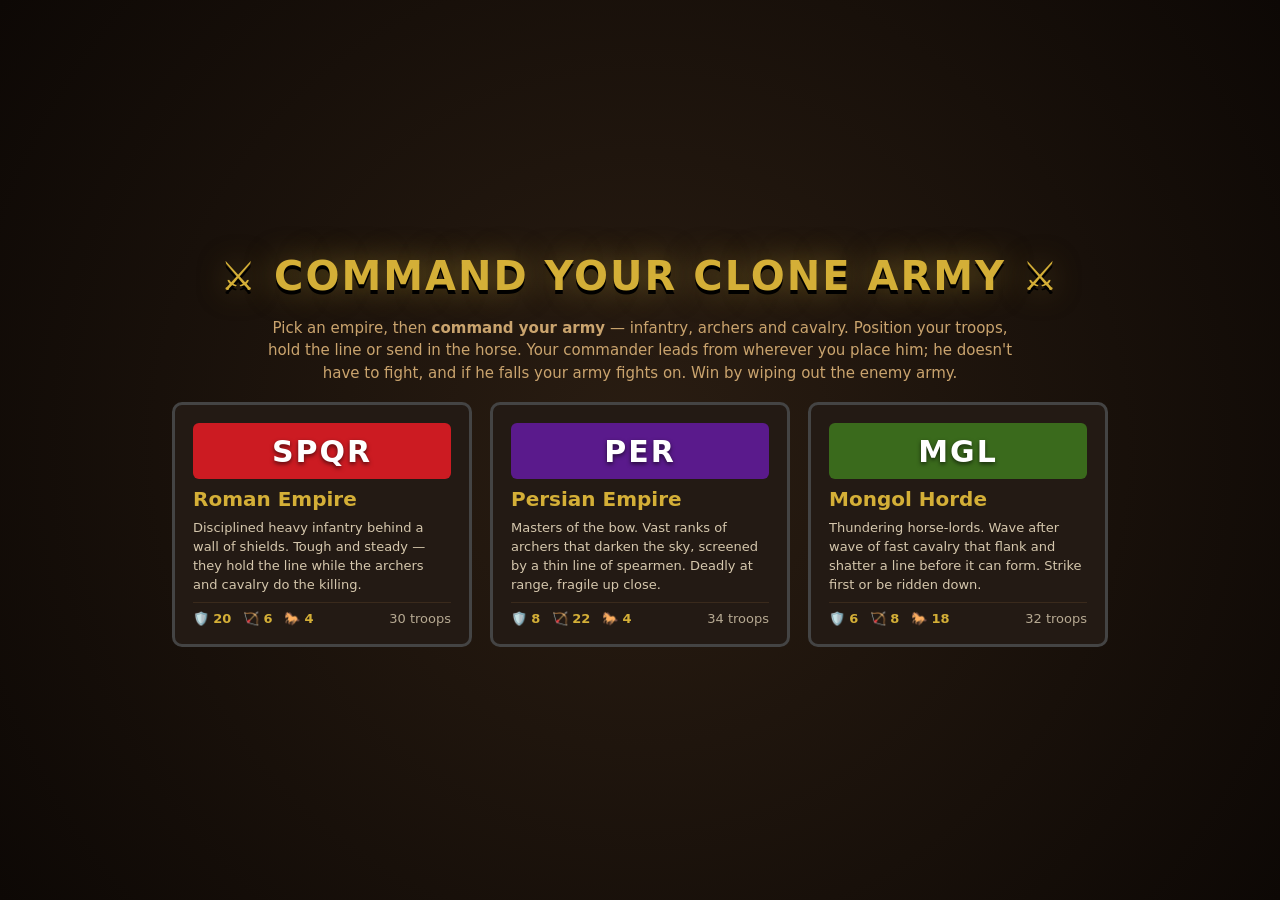
<file: cloneArmy.html>
<!DOCTYPE html>
<html lang="en">
<head>
<meta charset="UTF-8">
<meta name="viewport" content="width=device-width,initial-scale=1">
<title>Command Your Clone Army</title>
<style>
:root { --bg:#1b1410; --panel:#231a14; --text:#f5e6c8; --accent:#d4af37; }
* { box-sizing:border-box; margin:0; padding:0; }
html, body { width:100%; height:100%; overflow:hidden; }
body { font-family:'Segoe UI', system-ui, sans-serif; background:#1b1410; color:#f5e6c8; user-select:none; -webkit-user-select:none; }
#root { width:100%; height:100%; position:relative; }
canvas { display:block; background:#3c5a2e; cursor:default; }

/* Menu */
#menu, #endScreen {
  position:absolute; inset:0; display:flex; flex-direction:column; align-items:center; justify-content:center;
  background:radial-gradient(circle at center, #2a1d12 0%, #0d0805 100%); padding:24px; gap:18px; overflow:auto;
}
#menu h1 { font-size:40px; color:var(--accent); text-shadow:0 4px 0 #000, 0 0 30px rgba(212,175,55,.5); letter-spacing:2px; text-align:center; }
#menu .sub { color:#caa46e; font-size:15px; max-width:760px; text-align:center; line-height:1.5; }
.factions { display:flex; gap:18px; flex-wrap:wrap; justify-content:center; max-width:1120px; }
.faction-card {
  background:var(--panel); border:3px solid #444; border-radius:10px;
  padding:18px; width:300px; cursor:pointer; transition:transform .15s, border-color .15s, box-shadow .15s;
  display:flex; flex-direction:column; gap:8px; text-align:left;
}
.faction-card:hover { transform:translateY(-4px); border-color:var(--accent); box-shadow:0 8px 24px rgba(0,0,0,.5); }
.faction-banner { height:56px; border-radius:6px; display:flex; align-items:center; justify-content:center;
  font-size:30px; font-weight:700; letter-spacing:2px; color:#fff; text-shadow:0 2px 4px rgba(0,0,0,.6); }
.faction-name { font-size:20px; font-weight:700; color:var(--accent); }
.faction-desc { font-size:13px; opacity:.85; line-height:1.45; min-height:74px; }
.faction-comp { font-size:13px; display:flex; gap:12px; padding-top:8px; border-top:1px solid #3a2a1c; }
.faction-comp b { color:var(--accent); }

/* HUD */
#hud {
  position:absolute; top:12px; left:12px; right:12px;
  display:flex; justify-content:space-between; align-items:flex-start; pointer-events:none; gap:10px;
}
.army-panel {
  background:rgba(20,14,10,.85); border:2px solid #3a2a1c; border-radius:8px;
  padding:8px 12px; min-width:220px; pointer-events:auto;
}
.army-panel .name { font-weight:700; font-size:14px; color:var(--accent); margin-bottom:2px; }
.army-panel .comp { font-size:12px; opacity:.85; margin-bottom:5px; }
.army-panel .label { font-size:10px; opacity:.6; margin:5px 0 2px; letter-spacing:.5px; text-transform:uppercase; }
.bar { height:8px; background:#2a1d12; border-radius:4px; overflow:hidden; }
.bar > div { height:100%; transition:width .15s; }
.bar.strength > div { background:linear-gradient(90deg,#3da100,#7fe000); }
.bar.cmd > div { background:linear-gradient(90deg,#b8860b,#ffd700); }
#help { position:absolute; bottom:12px; left:12px; right:12px; background:rgba(20,14,10,.85); padding:8px 14px; border-radius:8px; font-size:12.5px; pointer-events:none; text-align:center; line-height:1.5; }
#help b { color:var(--accent); }

#endScreen h2 { font-size:48px; color:var(--accent); text-shadow:0 4px 0 #000; }
#endScreen .result-sub { font-size:18px; opacity:.85; max-width:640px; text-align:center; line-height:1.5; }
.btn { background:var(--accent); color:#1b1410; padding:12px 24px; border:none; border-radius:6px; font-weight:700; font-size:15px; cursor:pointer; letter-spacing:1px; }
.btn:hover { background:#f0c850; }
.btn.ghost { background:transparent; color:var(--accent); border:2px solid var(--accent); }
.hidden { display:none !important; }

/* How-to-play tutorial */
#tutorial {
  position:absolute; inset:0; z-index:30; display:flex; align-items:center; justify-content:center;
  background:rgba(8,5,3,.80); padding:20px; overflow:auto;
}
.tut-card {
  background:var(--panel); border:3px solid var(--accent); border-radius:12px;
  max-width:580px; width:100%; padding:24px 26px; box-shadow:0 14px 44px rgba(0,0,0,.6);
}
.tut-card h2 { color:var(--accent); font-size:25px; text-align:center; margin-bottom:6px; }
.tut-intro { text-align:center; font-size:14px; opacity:.85; margin-bottom:18px; line-height:1.5; }
.tut-step { display:flex; gap:12px; align-items:flex-start; margin-bottom:13px; }
.tut-step .num { flex:0 0 30px; width:30px; height:30px; border-radius:50%; background:var(--accent); color:#1b1410;
  font-weight:700; display:flex; align-items:center; justify-content:center; font-size:15px; }
.tut-step .txt { font-size:14px; line-height:1.55; }
.tut-step .txt b { color:var(--accent); }
.tut-key { display:inline-block; background:#111; border:1px solid #666; border-radius:4px; padding:0 7px; font-size:12px; font-weight:700; margin:0 1px; }
.tut-tip { font-size:12.5px; opacity:.9; background:rgba(0,0,0,.25); border-left:3px solid var(--accent);
  padding:9px 12px; border-radius:0 6px 6px 0; margin-top:8px; line-height:1.55; }
.tut-actions { display:flex; justify-content:center; margin-top:18px; }
</style>
</head>
<body>
<div id="root">
  <canvas id="game"></canvas>

  <!-- Menu -->
  <div id="menu">
    <h1>⚔️ COMMAND YOUR CLONE ARMY ⚔️</h1>
    <p class="sub">Pick an empire, then <b>command your army</b> — infantry, archers and cavalry. Position your troops, hold the line or send in the horse. Your commander leads from wherever you place him; he doesn't have to fight, and if he falls your army fights on. Win by wiping out the enemy army.</p>
    <div class="factions" id="factionList"></div>
  </div>

  <!-- HUD (hidden until battle) -->
  <div id="hud" class="hidden">
    <div class="army-panel">
      <div class="name" id="playerName">You</div>
      <div class="comp" id="playerComp"></div>
      <div class="label">Army strength</div>
      <div class="bar strength"><div id="playerStrFill" style="width:100%"></div></div>
      <div class="label">Commander</div>
      <div class="bar cmd"><div id="playerCmdFill" style="width:100%"></div></div>
    </div>
    <div style="display:flex;flex-direction:column;align-items:center;gap:4px">
      <div style="background:rgba(20,14,10,.85);padding:4px 10px;border-radius:6px;font-size:13px">
        🗡️ Kills: <b id="kills">0</b>
      </div>
      <button class="btn ghost" id="howBtn" style="padding:4px 12px;font-size:12px;pointer-events:auto">❔ How to play</button>
      <button class="btn ghost" id="quitBtn" style="padding:4px 12px;font-size:12px;pointer-events:auto">Quit</button>
    </div>
    <div class="army-panel" style="text-align:right">
      <div class="name" id="enemyName">Enemy</div>
      <div class="comp" id="enemyComp"></div>
      <div class="label">Army strength</div>
      <div class="bar strength"><div id="enemyStrFill" style="width:100%"></div></div>
      <div class="label">Commander</div>
      <div class="bar cmd"><div id="enemyCmdFill" style="width:100%"></div></div>
    </div>
  </div>

  <div id="help" class="hidden">
    <b>Left-drag</b> select troops · <b>1</b>/<b>2</b>/<b>3</b> Infantry/Archers/Cavalry · <b>4</b> Commander · <b>Space</b> whole army · <b>Right-click</b> move / attack there · <b>H</b> hold position
  </div>

  <!-- How-to-play tutorial (shown on the very first battle only) -->
  <div id="tutorial" class="hidden">
    <div class="tut-card">
      <h2>⚔️ How to Command Your Army</h2>
      <p class="tut-intro">You're the general — you don't fight, you give the orders. Here's all you need to know:</p>
      <div class="tut-step">
        <div class="num">1</div>
        <div class="txt"><b>Choose your troops.</b> <b>Hold left-click and drag</b> a box around them — or tap a key:
          <span class="tut-key">1</span> Infantry 🛡️ &nbsp; <span class="tut-key">2</span> Archers 🏹 &nbsp;
          <span class="tut-key">3</span> Cavalry 🐎 &nbsp; <span class="tut-key">4</span> Commander 👑 &nbsp;
          <span class="tut-key">Space</span> whole army. Chosen troops get a <b>blue ring</b>.</div>
      </div>
      <div class="tut-step">
        <div class="num">2</div>
        <div class="txt"><b>Move them.</b> <b>Right-click</b> anywhere on the field and your selected troops march there
          and fight any enemy they meet. Press <span class="tut-key">H</span> to make them stop and hold the ground.</div>
      </div>
      <div class="tut-step">
        <div class="num">3</div>
        <div class="txt"><b>Win the battle.</b> Grind the enemy army down until it breaks and runs. Keep your
          <b>Commander 👑</b> alive and near your troops — everyone inside his <b>golden ring</b> hits harder.</div>
      </div>
      <p class="tut-tip">💡 Try this: put your <b>archers behind</b> your infantry so they shoot in safety, and send your
        <b>cavalry round the side</b> to smash the enemy from behind.</p>
      <div class="tut-actions"><button class="btn" id="tutStart">⚔️ Start Battle</button></div>
    </div>
  </div>

  <!-- End Screen -->
  <div id="endScreen" class="hidden">
    <h2 id="endTitle">Victory!</h2>
    <p class="result-sub" id="endSub"></p>
    <div style="display:flex;gap:12px">
      <button class="btn" id="playAgain">⚔️ New Battle</button>
      <button class="btn ghost" id="backToMenu">Pick Faction</button>
    </div>
  </div>
</div>

<script>
'use strict';

// ============================================================
// Unit types — the three arms of every army, plus the commander.
// Factions below tweak the numbers and the mix, but the roles are shared.
// ============================================================
const UNIT_TYPES = {
  infantry:  { key:'infantry',  label:'Infantry',  icon:'🛡️', hp:115, dmg:12, speed:1.35, range:26,  attackRate:1.0,  ranged:false, radius:8 },
  archer:    { key:'archer',    label:'Archers',   icon:'🏹', hp:55,  dmg:15, speed:1.30, range:205, attackRate:1.1,  ranged:true,  projectileSpeed:7, radius:7 },
  cavalry:   { key:'cavalry',   label:'Cavalry',   icon:'🐎', hp:95,  dmg:18, speed:3.00, range:30,  attackRate:1.05, ranged:false, radius:9, charge:true },
  commander: { key:'commander', label:'Commander', icon:'👑', hp:430, dmg:40, speed:2.10, range:34,  attackRate:1.2,  ranged:false, radius:15, aura:175 },
};

// ============================================================
// Faction configs — each is a different mix of the three arms.
// `comp` is how many of each troop type; `mod` scales chosen stats.
// ============================================================
const FACTIONS = {
  roman: {
    id:'roman', name:'Roman Empire', short:'SPQR', color:'#cc1b22', accent:'#ffcc00',
    desc:'Disciplined heavy infantry behind a wall of shields. Tough and steady — they hold the line while the archers and cavalry do the killing.',
    comp:{ infantry:20, archer:6, cavalry:4 },
    mod:{ infantry:{ hp:1.25 } },
    commanderRanged:false,
  },
  persian: {
    id:'persian', name:'Persian Empire', short:'PER', color:'#5a1a8c', accent:'#ffd700',
    desc:'Masters of the bow. Vast ranks of archers that darken the sky, screened by a thin line of spearmen. Deadly at range, fragile up close.',
    comp:{ infantry:8, archer:22, cavalry:4 },
    mod:{ archer:{ range:1.15, dmg:1.05 } },
    commanderRanged:true,
  },
  mongol: {
    id:'mongol', name:'Mongol Horde', short:'MGL', color:'#3a6a1c', accent:'#d4b06a',
    desc:'Thundering horse-lords. Wave after wave of fast cavalry that flank and shatter a line before it can form. Strike first or be ridden down.',
    comp:{ infantry:6, archer:8, cavalry:18 },
    mod:{ cavalry:{ speed:1.12, dmg:1.10 } },
    commanderRanged:false,
  },
};
function armySize(f){ return f.comp.infantry + f.comp.archer + f.comp.cavalry; }

// ============================================================
// Canvas + state
// ============================================================
const canvas = document.getElementById('game');
const ctx    = canvas.getContext('2d');
let W = 0, H = 0;
function fitCanvas() {
  W = window.innerWidth; H = window.innerHeight;
  canvas.width = W; canvas.height = H;
}
fitCanvas();
window.addEventListener('resize', fitCanvas);

const STATE = {
  phase: 'menu',            // 'menu' | 'battle' | 'end'
  player: null, enemy: null,
  units: [], projectiles: [], particles: [], markers: [], decor: [],
  kills: 0,
  selected: [],
  pInit: 1, eInit: 1,
  playerCommander: null, enemyCommander: null,
  drag: null,               // { x0,y0,x1,y1 } while box-selecting
  routSide: null, routTimer: 0,
  floaters: [],             // floating text (e.g. "Commander fallen!")
  paused: false,            // frozen while the how-to-play card is open
  mouse: { x:0, y:0 },
};

// Remembers that the player has seen the tutorial, so it only ever pops up once.
const CLONE_TUT_KEY = 'clone_army_tutorial_seen_v1';
function tutorialSeen() {
  try { return localStorage.getItem(CLONE_TUT_KEY) === '1'; } catch (e) { return false; }
}
function openTutorial() {
  STATE.paused = true;
  document.getElementById('tutorial').classList.remove('hidden');
}
function closeTutorial() {
  document.getElementById('tutorial').classList.add('hidden');
  STATE.paused = false;
  try { localStorage.setItem(CLONE_TUT_KEY, '1'); } catch (e) { /* storage blocked — no worries */ }
}

// ============================================================
// Input
// ============================================================
const keys = {};
window.addEventListener('keydown', e => {
  const k = e.key.toLowerCase();
  keys[k] = true;
  if (['arrowup','arrowdown','arrowleft','arrowright',' '].includes(k)) e.preventDefault();
  if (STATE.phase !== 'battle') return;
  if (k === '1') selectType('infantry');
  else if (k === '2') selectType('archer');
  else if (k === '3') selectType('cavalry');
  else if (k === '4') selectCommander();
  else if (k === ' ') selectAll();
  else if (k === 'h') holdPosition();
});
window.addEventListener('keyup', e => { keys[e.key.toLowerCase()] = false; });

function canvasPos(e) {
  const r = canvas.getBoundingClientRect();
  return { x: e.clientX - r.left, y: e.clientY - r.top };
}

canvas.addEventListener('mousedown', e => {
  if (STATE.phase !== 'battle') return;
  const p = canvasPos(e);
  STATE.mouse = p;
  if (e.button === 0) STATE.drag = { x0:p.x, y0:p.y, x1:p.x, y1:p.y };
});
window.addEventListener('mousemove', e => {
  const p = canvasPos(e);
  STATE.mouse = p;
  if (STATE.drag) { STATE.drag.x1 = p.x; STATE.drag.y1 = p.y; }
});
window.addEventListener('mouseup', e => {
  if (STATE.phase !== 'battle' || e.button !== 0 || !STATE.drag) return;
  const d = STATE.drag; STATE.drag = null;
  const moved = Math.hypot(d.x1 - d.x0, d.y1 - d.y0);
  if (moved < 6) {
    // Single click: pick the unit under the cursor, else clear
    const u = playerUnitAt(d.x1, d.y1);
    setSelection(u ? [u] : []);
  } else {
    const minx = Math.min(d.x0,d.x1), maxx = Math.max(d.x0,d.x1);
    const miny = Math.min(d.y0,d.y1), maxy = Math.max(d.y0,d.y1);
    const inBox = STATE.units.filter(u =>
      u.side==='player' && !u.dead && u.x>=minx && u.x<=maxx && u.y>=miny && u.y<=maxy);
    setSelection(inBox);
  }
});
// Right-click = order selected troops to move / attack there
canvas.addEventListener('contextmenu', e => {
  e.preventDefault();
  if (STATE.phase !== 'battle') return;
  const p = canvasPos(e);
  issueMoveOrder(p.x, p.y);
});

function playerUnitAt(x, y) {
  let best = null, bestD = Infinity;
  for (const u of STATE.units) {
    if (u.side !== 'player' || u.dead) continue;
    const d = (u.x-x)*(u.x-x) + (u.y-y)*(u.y-y);
    const r = u.radius + 12;
    if (d < r*r && d < bestD) { bestD = d; best = u; }
  }
  return best;
}
function setSelection(list) {
  STATE.units.forEach(u => { if (u.side==='player') u.selected = false; });
  list.forEach(u => u.selected = true);
  STATE.selected = list.slice();
}
function selectType(type) {
  setSelection(STATE.units.filter(u => u.side==='player' && !u.dead && u.type===type));
}
function selectCommander() {
  const c = STATE.playerCommander;
  setSelection(c && !c.dead ? [c] : []);
}
function selectAll() {
  setSelection(STATE.units.filter(u => u.side==='player' && !u.dead));
}
function holdPosition() {
  STATE.selected.forEach(u => { if (!u.dead) u.anchor = { x:u.x, y:u.y }; });
}

// Right-click order: arrange the selected troops into a block on the target.
function issueMoveOrder(tx, ty) {
  const sel = STATE.selected.filter(u => !u.dead);
  if (!sel.length) return;
  const n = sel.length;
  const cols = Math.max(1, Math.round(Math.sqrt(n)));
  const rows = Math.ceil(n / cols);
  const sx = 30, sy = 28;
  const slots = [];
  for (let i = 0; i < n; i++) {
    const c = i % cols, r = Math.floor(i / cols);
    slots.push({ x: tx + (c - (cols-1)/2) * sx, y: ty + (r - (rows-1)/2) * sy });
  }
  // Keep formation stable: nearest units take nearest slots (top-to-bottom).
  sel.sort((a, b) => a.y - b.y);
  sel.forEach((u, i) => { u.anchor = slots[i]; });
  STATE.markers.push({ x: tx, y: ty, life: 0.7, max: 0.7 });
}

// ============================================================
// Unit
// ============================================================
class Unit {
  constructor({ faction, type, side, x, y }) {
    this.faction = faction;
    this.type = type;
    this.isCommander = type === 'commander';
    this.side = side;
    this.x = x; this.y = y;
    this.anchor = { x, y };

    const base = UNIT_TYPES[type];
    const mod = (faction.mod && faction.mod[type]) || {};
    const g = (k, d=1) => (base[k] !== undefined ? base[k] : d) * (mod[k] || 1);

    this.maxHp = g('hp'); this.hp = this.maxHp;
    this.dmg = g('dmg');
    this.speed = g('speed');
    this.range = g('range');
    this.attackRate = base.attackRate;
    this.ranged = this.isCommander ? !!faction.commanderRanged : !!base.ranged;
    this.projectileSpeed = base.projectileSpeed || 8;
    this.radius = base.radius;
    this.aura = base.aura || 0;

    this.attackCD = Math.random() * 0.6;
    this.dead = false; this.fade = 1; this.hitFlash = 0;
    this.charging = false; this.routing = false; this.selected = false;
    this.fleeY = null;
  }

  takeDamage(dmg) {
    if (this.dead) return;
    this.hp -= dmg;
    this.hitFlash = 0.18;
    if (this.hp <= 0) {
      this.hp = 0; this.dead = true;
      if (this.side === 'enemy') STATE.kills++;
      spawnParticles(this.x, this.y, this.faction.color, this.isCommander ? 34 : 10);
      if (this.isCommander) onCommanderFall(this.side);
    }
  }

  findNearestEnemyWithin(range) {
    let best = null, bestD = range === Infinity ? Infinity : range * range;
    for (const u of STATE.units) {
      if (u.dead || u.side === this.side) continue;
      const d = (u.x-this.x)*(u.x-this.x) + (u.y-this.y)*(u.y-this.y);
      if (d < bestD) { bestD = d; best = u; }
    }
    return best;
  }

  update(dt) {
    if (this.dead) { this.fade -= dt * 1.4; return; }
    if (this.hitFlash > 0) this.hitFlash -= dt;
    this.attackCD -= dt;
    this.charging = false;

    // Routing: broken troops flee for their own edge and don't fight.
    if (this.routing) {
      if (this.fleeY == null) this.fleeY = this.y + (Math.random()-0.5) * 60;
      const homeX = this.side === 'player' ? -60 : W + 60;
      const dx = homeX - this.x, dy = this.fleeY - this.y;
      const d = Math.hypot(dx, dy) || 1;
      this.x += (dx/d) * this.speed * 1.7;
      this.y += (dy/d) * this.speed * 1.7;
      return;
    }

    const isPlayer = this.side === 'player';
    // How far a unit will look for a fight. Player troops hold near where you
    // put them; the enemy advances across the field to bring the battle to you.
    const detect = this.isCommander ? 150 : (isPlayer ? (this.ranged ? this.range + 40 : 165) : Infinity);

    // Player troops won't chase far from the spot you ordered — they return.
    let strayed = false;
    if (isPlayer && this.anchor) {
      const ax = this.x - this.anchor.x, ay = this.y - this.anchor.y;
      if (ax*ax + ay*ay > 250*250) strayed = true;
    }

    const foe = strayed ? null : this.findNearestEnemyWithin(detect);
    if (foe) this.engage(foe);
    else this.moveToAnchor();

    this.x = Math.max(this.radius, Math.min(W - this.radius, this.x));
    this.y = Math.max(this.radius, Math.min(H - this.radius, this.y));
  }

  engage(foe) {
    const dx = foe.x - this.x, dy = foe.y - this.y;
    const dist = Math.hypot(dx, dy) || 1;
    if (this.ranged) {
      if (dist > this.range) {            // close to firing range
        this.x += (dx/dist) * this.speed; this.y += (dy/dist) * this.speed;
      } else if (dist < this.range * 0.55) { // too close — kite backwards
        this.x -= (dx/dist) * this.speed * 0.5; this.y -= (dy/dist) * this.speed * 0.5;
      }
      if (dist <= this.range) this.tryAttack(foe);
    } else {
      if (dist > this.range * 0.75) {     // charge in
        this.x += (dx/dist) * this.speed; this.y += (dy/dist) * this.speed;
        this.charging = true;
      }
      if (dist <= this.range) this.tryAttack(foe);
    }
  }

  moveToAnchor() {
    if (!this.anchor) return;
    const dx = this.anchor.x - this.x, dy = this.anchor.y - this.y;
    const d = Math.hypot(dx, dy);
    if (d > 6) { this.x += (dx/d) * this.speed; this.y += (dy/d) * this.speed; }
  }

  attackDamage() {
    let dmg = this.dmg * leaderMult(this.side) * auraMult(this);
    if (this.type === 'cavalry' && this.charging) dmg *= 1.5;  // cavalry charge bonus
    return dmg;
  }

  tryAttack(foe) {
    if (this.attackCD > 0) return;
    this.attackCD = 1 / this.attackRate;
    const dmg = this.attackDamage();
    if (this.ranged) {
      const dx = foe.x - this.x, dy = foe.y - this.y;
      const d = Math.hypot(dx, dy) || 1;
      STATE.projectiles.push({
        x:this.x, y:this.y,
        vx:(dx/d) * this.projectileSpeed, vy:(dy/d) * this.projectileSpeed,
        dmg, side:this.side, color:this.faction.accent, life:1.3,
      });
    } else {
      foe.takeDamage(dmg);
      const dx = foe.x - this.x, dy = foe.y - this.y;
      const d = Math.hypot(dx, dy) || 1;
      foe.x += (dx/d) * (this.type === 'cavalry' ? 3 : 1.2);   // knockback
      foe.y += (dy/d) * (this.type === 'cavalry' ? 3 : 1.2);
    }
  }
}

// A commander alive & near a unit makes that unit hit harder. Lose him and the
// whole army fights on, just weaker — no instant defeat.
function leaderMult(side) {
  const c = side === 'player' ? STATE.playerCommander : STATE.enemyCommander;
  return (c && !c.dead) ? 1 : 0.8;
}
function auraMult(u) {
  const c = u.side === 'player' ? STATE.playerCommander : STATE.enemyCommander;
  if (!c || c.dead || c === u) return 1;
  const dx = c.x - u.x, dy = c.y - u.y;
  return (dx*dx + dy*dy < c.aura * c.aura) ? 1.2 : 1;
}
function onCommanderFall(side) {
  const who = side === 'player' ? STATE.player.name : STATE.enemy.name;
  const c = side === 'player' ? STATE.playerCommander : STATE.enemyCommander;
  STATE.floaters.push({
    x: c ? c.x : W/2, y: c ? c.y : H/2,
    text: (side === 'player' ? 'Your commander has fallen!' : 'Enemy commander slain!'),
    color: side === 'player' ? '#ff6b6b' : '#ffe08a', life: 2.4, max: 2.4,
  });
}

// ============================================================
// Particles / projectiles / markers / floaters
// ============================================================
function spawnParticles(x, y, color, count) {
  for (let i = 0; i < count; i++) {
    const a = Math.random() * Math.PI * 2, sp = 1 + Math.random() * 4;
    STATE.particles.push({ x, y, vx:Math.cos(a)*sp, vy:Math.sin(a)*sp, life:0.7+Math.random()*0.4, color });
  }
}
function updateParticles(dt) {
  for (let i = STATE.particles.length - 1; i >= 0; i--) {
    const p = STATE.particles[i];
    p.x += p.vx; p.y += p.vy; p.vx *= 0.92; p.vy *= 0.92; p.life -= dt;
    if (p.life <= 0) STATE.particles.splice(i, 1);
  }
}
function updateProjectiles(dt) {
  for (let i = STATE.projectiles.length - 1; i >= 0; i--) {
    const p = STATE.projectiles[i];
    p.x += p.vx; p.y += p.vy; p.life -= dt;
    let hit = false;
    if (p.life > 0) {
      for (const u of STATE.units) {
        if (u.dead || u.side === p.side || u.routing) continue;
        const dx = u.x - p.x, dy = u.y - p.y;
        if (dx*dx + dy*dy < (u.radius+4)*(u.radius+4)) { u.takeDamage(p.dmg); hit = true; break; }
      }
    }
    if (hit || p.life <= 0 || p.x < -20 || p.x > W+20 || p.y < -20 || p.y > H+20) STATE.projectiles.splice(i, 1);
  }
}
function updateMarkers(dt) {
  for (let i = STATE.markers.length - 1; i >= 0; i--) {
    STATE.markers[i].life -= dt;
    if (STATE.markers[i].life <= 0) STATE.markers.splice(i, 1);
  }
}
function updateFloaters(dt) {
  for (let i = STATE.floaters.length - 1; i >= 0; i--) {
    const f = STATE.floaters[i];
    f.y -= dt * 18; f.life -= dt;
    if (f.life <= 0) STATE.floaters.splice(i, 1);
  }
}

// ============================================================
// Battle setup
// ============================================================
function startBattle(playerFactionId) {
  STATE.player = FACTIONS[playerFactionId];
  const others = Object.keys(FACTIONS).filter(k => k !== playerFactionId);
  STATE.enemy = FACTIONS[others[Math.floor(Math.random() * others.length)]];

  STATE.units = []; STATE.projectiles = []; STATE.particles = [];
  STATE.markers = []; STATE.floaters = []; STATE.selected = [];
  STATE.kills = 0; STATE.routSide = null; STATE.routTimer = 0;

  deployArmy(STATE.player, 'player');
  deployArmy(STATE.enemy,  'enemy');

  STATE.pInit = STATE.units.filter(u => u.side==='player').length;
  STATE.eInit = STATE.units.filter(u => u.side==='enemy').length;

  buildDecor();

  document.getElementById('menu').classList.add('hidden');
  document.getElementById('endScreen').classList.add('hidden');
  document.getElementById('hud').classList.remove('hidden');
  document.getElementById('help').classList.remove('hidden');
  document.getElementById('playerName').textContent = STATE.player.name;
  document.getElementById('enemyName').textContent  = STATE.enemy.name;

  STATE.phase = 'battle';
  STATE.paused = false;
  // First battle ever? Show the how-to card (frozen) until they hit Start.
  if (!tutorialSeen()) openTutorial();
}

// Lay an army out in blocks: infantry front and centre, archers behind them,
// cavalry on the wing, commander at the back. The player can re-order any of it.
function deployArmy(faction, side) {
  const cy = H / 2;
  const s = side === 'player' ? 1 : -1;               // +1: home is on the left
  const homeX     = side === 'player' ? W * 0.15 : W * 0.85;
  const infantryX = side === 'player' ? W * 0.34 : W * 0.66;
  const archerX   = side === 'player' ? W * 0.25 : W * 0.75;
  const cavalryX  = side === 'player' ? W * 0.30 : W * 0.70;

  const make = (type, x, y) => {
    const u = new Unit({ faction, type, side, x, y });
    STATE.units.push(u); return u;
  };

  const block = (type, frontX, centreY, count) => {
    const list = [];
    for (let i = 0; i < count; i++) list.push(i);
    const perRow = Math.min(6, Math.max(1, Math.round(Math.sqrt(count * 1.6))));
    const sx = 30, sy = 27;
    list.forEach(i => {
      const col = i % perRow, row = Math.floor(i / perRow);
      const x = frontX - s * row * sx + (Math.random()-0.5) * 6;
      const y = centreY + (col - (perRow-1)/2) * sy + (Math.random()-0.5) * 6;
      make(type, x, y);
    });
  };

  block('infantry', infantryX, cy, faction.comp.infantry);
  block('archer',   archerX,   cy, faction.comp.archer);
  block('cavalry',  cavalryX,  cy - H * 0.27, faction.comp.cavalry);   // cavalry on the upper wing

  const cmd = make('commander', homeX, cy);
  if (side === 'player') STATE.playerCommander = cmd; else STATE.enemyCommander = cmd;
}

// Cosmetic battlefield features — trees and rocks, kept clear of the centre lane.
function buildDecor() {
  STATE.decor = [];
  for (let i = 0; i < 16; i++) {
    STATE.decor.push({ kind:'tree', x: 40 + Math.random()*(W-80), y: 40 + Math.random()*(H-80), r: 12 + Math.random()*10 });
  }
  for (let i = 0; i < 10; i++) {
    STATE.decor.push({ kind:'rock', x: 40 + Math.random()*(W-80), y: 40 + Math.random()*(H-80), r: 5 + Math.random()*7 });
  }
}

// ============================================================
// Game loop
// ============================================================
let lastTime = performance.now();
function loop(now) {
  const dt = Math.min((now - lastTime) / 1000, 0.05);
  lastTime = now;
  if (STATE.phase === 'battle') {
    if (!STATE.paused) tick(dt);
    render(); updateHUD();
    if (!STATE.paused) checkEnd(dt);
  } else if (STATE.phase === 'menu') {
    renderMenuBackground();
  }
  requestAnimationFrame(loop);
}

function tick(dt) {
  for (const u of STATE.units) u.update(dt);
  for (let i = STATE.units.length - 1; i >= 0; i--) {
    const u = STATE.units[i];
    if (u.dead && u.fade <= 0) STATE.units.splice(i, 1);
    else if (u.routing && (u.x < -50 || u.x > W + 50)) STATE.units.splice(i, 1);
  }
  updateProjectiles(dt); updateParticles(dt); updateMarkers(dt); updateFloaters(dt);
  STATE.selected = STATE.selected.filter(u => !u.dead);
}

// ============================================================
// Rendering
// ============================================================
function drawGround() {
  ctx.fillStyle = '#3c5a2e'; ctx.fillRect(0, 0, W, H);
  ctx.fillStyle = 'rgba(255,255,255,0.04)';
  for (let i = 0; i < W; i += 60) ctx.fillRect(i, 0, 30, H);
  // Deployment tints
  const pg = ctx.createLinearGradient(0,0,W*0.4,0);
  pg.addColorStop(0,'rgba(60,120,60,0.18)'); pg.addColorStop(1,'rgba(0,0,0,0)');
  ctx.fillStyle = pg; ctx.fillRect(0,0,W*0.4,H);
  const eg = ctx.createLinearGradient(W,0,W*0.6,0);
  eg.addColorStop(0,'rgba(140,60,60,0.18)'); eg.addColorStop(1,'rgba(0,0,0,0)');
  ctx.fillStyle = eg; ctx.fillRect(W*0.6,0,W*0.4,H);
  // Centre line
  ctx.strokeStyle = 'rgba(255,255,255,0.10)'; ctx.lineWidth = 2; ctx.setLineDash([6,10]);
  ctx.beginPath(); ctx.moveTo(W/2,0); ctx.lineTo(W/2,H); ctx.stroke(); ctx.setLineDash([]);
  // Terrain decor
  for (const d of STATE.decor) {
    ctx.beginPath();
    ctx.ellipse(d.x, d.y + d.r*0.6, d.r*0.9, d.r*0.4, 0, 0, Math.PI*2);
    ctx.fillStyle = 'rgba(0,0,0,0.22)'; ctx.fill();
    if (d.kind === 'tree') {
      ctx.fillStyle = '#5a3a1e'; ctx.fillRect(d.x-2, d.y-2, 4, d.r*0.7);
      ctx.beginPath(); ctx.arc(d.x, d.y-4, d.r, 0, Math.PI*2);
      ctx.fillStyle = '#2f5423'; ctx.fill();
      ctx.beginPath(); ctx.arc(d.x-d.r*0.4, d.y-2, d.r*0.7, 0, Math.PI*2);
      ctx.fillStyle = '#376127'; ctx.fill();
    } else {
      ctx.beginPath(); ctx.arc(d.x, d.y, d.r, 0, Math.PI*2);
      ctx.fillStyle = '#6b6b63'; ctx.fill();
      ctx.strokeStyle = 'rgba(0,0,0,0.3)'; ctx.lineWidth = 1; ctx.stroke();
    }
  }
}

function drawUnit(u) {
  if (u.fade <= 0) return;
  ctx.globalAlpha = Math.max(0, Math.min(1, u.fade)) * (u.routing ? 0.7 : 1);
  const color = u.hitFlash > 0 ? '#fff' : u.faction.color;
  const accent = u.faction.accent;

  // Selection ring
  if (u.selected) {
    ctx.beginPath(); ctx.arc(u.x, u.y, u.radius + 5, 0, Math.PI*2);
    ctx.strokeStyle = '#8fe8ff'; ctx.lineWidth = 2; ctx.stroke();
  }

  // Shadow
  ctx.beginPath();
  ctx.ellipse(u.x, u.y + u.radius*0.6, u.radius*0.9, u.radius*0.4, 0, 0, Math.PI*2);
  ctx.fillStyle = 'rgba(0,0,0,0.35)'; ctx.fill();

  // Body — shape tells the unit type apart at a glance
  ctx.fillStyle = color;
  ctx.strokeStyle = u.isCommander ? '#fff' : 'rgba(0,0,0,0.45)';
  ctx.lineWidth = 2;
  if (u.type === 'cavalry') {
    // diamond
    ctx.beginPath();
    ctx.moveTo(u.x, u.y - u.radius); ctx.lineTo(u.x + u.radius, u.y);
    ctx.lineTo(u.x, u.y + u.radius); ctx.lineTo(u.x - u.radius, u.y);
    ctx.closePath(); ctx.fill(); ctx.stroke();
  } else if (u.type === 'archer') {
    // triangle
    ctx.beginPath();
    ctx.moveTo(u.x, u.y - u.radius); ctx.lineTo(u.x + u.radius, u.y + u.radius*0.8);
    ctx.lineTo(u.x - u.radius, u.y + u.radius*0.8); ctx.closePath();
    ctx.fill(); ctx.stroke();
  } else {
    // square-ish infantry / round commander
    if (u.isCommander) { ctx.beginPath(); ctx.arc(u.x, u.y, u.radius, 0, Math.PI*2); ctx.fill(); ctx.stroke(); }
    else { ctx.fillRect(u.x-u.radius, u.y-u.radius, u.radius*2, u.radius*2); ctx.strokeRect(u.x-u.radius, u.y-u.radius, u.radius*2, u.radius*2); }
  }

  // Commander crown
  if (u.isCommander) {
    ctx.beginPath();
    ctx.moveTo(u.x-8, u.y-u.radius-6); ctx.lineTo(u.x-4, u.y-u.radius-14);
    ctx.lineTo(u.x,   u.y-u.radius-6); ctx.lineTo(u.x+4, u.y-u.radius-14);
    ctx.lineTo(u.x+8, u.y-u.radius-6); ctx.closePath();
    ctx.fillStyle = accent; ctx.fill(); ctx.strokeStyle = '#000'; ctx.lineWidth = 1; ctx.stroke();
  }

  // HP bar
  if (!u.dead) {
    const w = u.isCommander ? 40 : 22, h = u.isCommander ? 5 : 3;
    const y = u.y - u.radius - (u.isCommander ? 22 : 12);
    ctx.fillStyle = 'rgba(0,0,0,0.55)'; ctx.fillRect(u.x-w/2, y, w, h);
    const pct = Math.max(0, u.hp/u.maxHp);
    ctx.fillStyle = pct > 0.5 ? '#7fe000' : pct > 0.25 ? '#f0c020' : '#e23030';
    ctx.fillRect(u.x-w/2, y, w*pct, h);
  }
  ctx.globalAlpha = 1;
}

function drawCommanderAura() {
  const c = STATE.playerCommander;
  if (!c || c.dead) return;
  ctx.beginPath(); ctx.arc(c.x, c.y, c.aura, 0, Math.PI*2);
  ctx.strokeStyle = 'rgba(255,215,0,0.18)'; ctx.lineWidth = 2; ctx.stroke();
  ctx.fillStyle = 'rgba(255,215,0,0.05)'; ctx.fill();
}
function drawProjectile(p) {
  ctx.strokeStyle = p.color; ctx.lineWidth = 2;
  ctx.beginPath(); ctx.moveTo(p.x, p.y); ctx.lineTo(p.x - p.vx*1.6, p.y - p.vy*1.6); ctx.stroke();
  ctx.fillStyle = p.color; ctx.beginPath(); ctx.arc(p.x, p.y, 2.5, 0, Math.PI*2); ctx.fill();
}
function drawParticles() {
  for (const p of STATE.particles) {
    ctx.globalAlpha = Math.max(0, p.life); ctx.fillStyle = p.color;
    ctx.beginPath(); ctx.arc(p.x, p.y, 3, 0, Math.PI*2); ctx.fill();
  }
  ctx.globalAlpha = 1;
}
function drawMarkers() {
  for (const m of STATE.markers) {
    const t = 1 - m.life/m.max;
    ctx.globalAlpha = m.life/m.max;
    ctx.strokeStyle = '#8fe8ff'; ctx.lineWidth = 2;
    ctx.beginPath(); ctx.arc(m.x, m.y, 6 + t*18, 0, Math.PI*2); ctx.stroke();
  }
  ctx.globalAlpha = 1;
}
function drawFloaters() {
  ctx.textAlign = 'center'; ctx.font = 'bold 18px Segoe UI, sans-serif';
  for (const f of STATE.floaters) {
    ctx.globalAlpha = Math.min(1, f.life/0.6);
    ctx.fillStyle = '#000'; ctx.fillText(f.text, f.x+1, f.y+1);
    ctx.fillStyle = f.color; ctx.fillText(f.text, f.x, f.y);
  }
  ctx.globalAlpha = 1; ctx.textAlign = 'start';
}
function drawSelectionBox() {
  if (!STATE.drag) return;
  const d = STATE.drag;
  const x = Math.min(d.x0,d.x1), y = Math.min(d.y0,d.y1);
  const w = Math.abs(d.x1-d.x0), h = Math.abs(d.y1-d.y0);
  ctx.fillStyle = 'rgba(143,232,255,0.12)'; ctx.fillRect(x,y,w,h);
  ctx.strokeStyle = 'rgba(143,232,255,0.7)'; ctx.lineWidth = 1.5; ctx.strokeRect(x,y,w,h);
}

function render() {
  drawGround();
  drawCommanderAura();
  drawMarkers();
  const sorted = STATE.units.slice().sort((a,b) => a.y - b.y);
  for (const u of sorted) drawUnit(u);
  for (const p of STATE.projectiles) drawProjectile(p);
  drawParticles();
  drawFloaters();
  drawSelectionBox();
}

let menuT = 0;
function renderMenuBackground() {
  menuT += 0.01;
  ctx.fillStyle = '#3c5a2e'; ctx.fillRect(0, 0, W, H);
  ctx.fillStyle = 'rgba(255,255,255,0.04)';
  for (let i = 0; i < W; i += 60) ctx.fillRect(i + (menuT*12)%60 - 60, 0, 30, H);
}

// ============================================================
// HUD
// ============================================================
function aliveCounts(side) {
  const c = { infantry:0, archer:0, cavalry:0, total:0 };
  for (const u of STATE.units) {
    if (u.side !== side || u.dead || u.isCommander) continue;
    c[u.type]++; c.total++;
  }
  return c;
}
function updateHUD() {
  const p = aliveCounts('player'), e = aliveCounts('enemy');
  const pAll = STATE.units.filter(u => u.side==='player' && !u.dead).length;
  const eAll = STATE.units.filter(u => u.side==='enemy'  && !u.dead).length;
  document.getElementById('playerComp').innerHTML = `🛡️ ${p.infantry} &nbsp; 🏹 ${p.archer} &nbsp; 🐎 ${p.cavalry}`;
  document.getElementById('enemyComp').innerHTML  = `🛡️ ${e.infantry} &nbsp; 🏹 ${e.archer} &nbsp; 🐎 ${e.cavalry}`;
  document.getElementById('kills').textContent = STATE.kills;
  document.getElementById('playerStrFill').style.width = (pAll / STATE.pInit) * 100 + '%';
  document.getElementById('enemyStrFill').style.width  = (eAll / STATE.eInit) * 100 + '%';
  const pc = STATE.playerCommander, ec = STATE.enemyCommander;
  document.getElementById('playerCmdFill').style.width = (pc && !pc.dead ? (pc.hp/pc.maxHp)*100 : 0) + '%';
  document.getElementById('enemyCmdFill').style.width  = (ec && !ec.dead ? (ec.hp/ec.maxHp)*100 : 0) + '%';
}

// ============================================================
// Win / lose — an army breaks when it's ground down, then routs.
// Losing your commander weakens your army but does NOT end the battle.
// ============================================================
function fightingStrength(side) {
  // Units still willing to fight (not routing) as a fraction of the start count.
  let alive = 0;
  for (const u of STATE.units) if (u.side === side && !u.dead && !u.routing) alive++;
  return alive / (side === 'player' ? STATE.pInit : STATE.eInit);
}
function beginRout(side) {
  STATE.routSide = side;
  STATE.routTimer = 1.6;
  for (const u of STATE.units) if (u.side === side && !u.dead) u.routing = true;
  const mid = { x: side==='player' ? W*0.3 : W*0.7, y: H*0.2 };
  STATE.floaters.push({ x: mid.x, y: mid.y,
    text: (side==='player' ? 'Your army breaks and routs!' : 'The enemy army breaks and routs!'),
    color: side==='player' ? '#ff6b6b' : '#ffe08a', life: 2.2, max: 2.2 });
}
function checkEnd(dt) {
  if (STATE.phase !== 'battle') return;

  if (STATE.routSide) {                       // a rout is already under way
    STATE.routTimer -= dt;
    const routed = STATE.units.filter(u => u.side === STATE.routSide && !u.dead).length === 0;
    if (STATE.routTimer <= 0 || routed) endBattle(STATE.routSide === 'enemy');
    return;
  }

  const pStr = fightingStrength('player'), eStr = fightingStrength('enemy');
  const BREAK = 0.20;                          // an army breaks once ~1/5 is left
  if (eStr <= BREAK && pStr > eStr)      beginRout('enemy');
  else if (pStr <= BREAK)                beginRout('player');
  else if (eStr <= 0)                    endBattle(true);
  else if (pStr <= 0)                    endBattle(false);
}

function endBattle(won) {
  STATE.phase = 'end';
  document.getElementById('hud').classList.add('hidden');
  document.getElementById('help').classList.add('hidden');
  const end = document.getElementById('endScreen');
  end.classList.remove('hidden');
  document.getElementById('endTitle').textContent = won ? '🏆 VICTORY!' : '💀 DEFEATED';
  const survivors = STATE.units.filter(u => u.side==='player' && !u.dead && !u.routing).length;
  document.getElementById('endSub').textContent =
    (won ? `Your ${STATE.player.name} army broke the ${STATE.enemy.name} and holds the field with ${survivors} still standing.`
         : `The ${STATE.enemy.name} shattered your line and your army routed.`) +
    ` Kills: ${STATE.kills}.`;
}

// ============================================================
// Menu wiring
// ============================================================
function renderFactionCards() {
  const list = document.getElementById('factionList');
  list.innerHTML = '';
  for (const id of Object.keys(FACTIONS)) {
    const f = FACTIONS[id];
    const card = document.createElement('div');
    card.className = 'faction-card';
    card.innerHTML =
      `<div class="faction-banner" style="background:${f.color}">${f.short}</div>` +
      `<div class="faction-name">${f.name}</div>` +
      `<div class="faction-desc">${f.desc}</div>` +
      `<div class="faction-comp">` +
        `<span>🛡️ <b>${f.comp.infantry}</b></span>` +
        `<span>🏹 <b>${f.comp.archer}</b></span>` +
        `<span>🐎 <b>${f.comp.cavalry}</b></span>` +
        `<span style="margin-left:auto;opacity:.7">${armySize(f)} troops</span>` +
      `</div>`;
    card.addEventListener('click', () => startBattle(id));
    list.appendChild(card);
  }
}
renderFactionCards();

document.getElementById('playAgain').addEventListener('click', () => startBattle(STATE.player.id));
document.getElementById('backToMenu').addEventListener('click', () => {
  STATE.phase = 'menu';
  document.getElementById('endScreen').classList.add('hidden');
  document.getElementById('menu').classList.remove('hidden');
});
document.getElementById('quitBtn').addEventListener('click', () => {
  STATE.phase = 'menu';
  STATE.paused = false;
  document.getElementById('tutorial').classList.add('hidden');
  document.getElementById('hud').classList.add('hidden');
  document.getElementById('help').classList.add('hidden');
  document.getElementById('menu').classList.remove('hidden');
});
document.getElementById('tutStart').addEventListener('click', closeTutorial);
document.getElementById('howBtn').addEventListener('click', openTutorial);

requestAnimationFrame(loop);
</script>
</body>
</html>
</file>
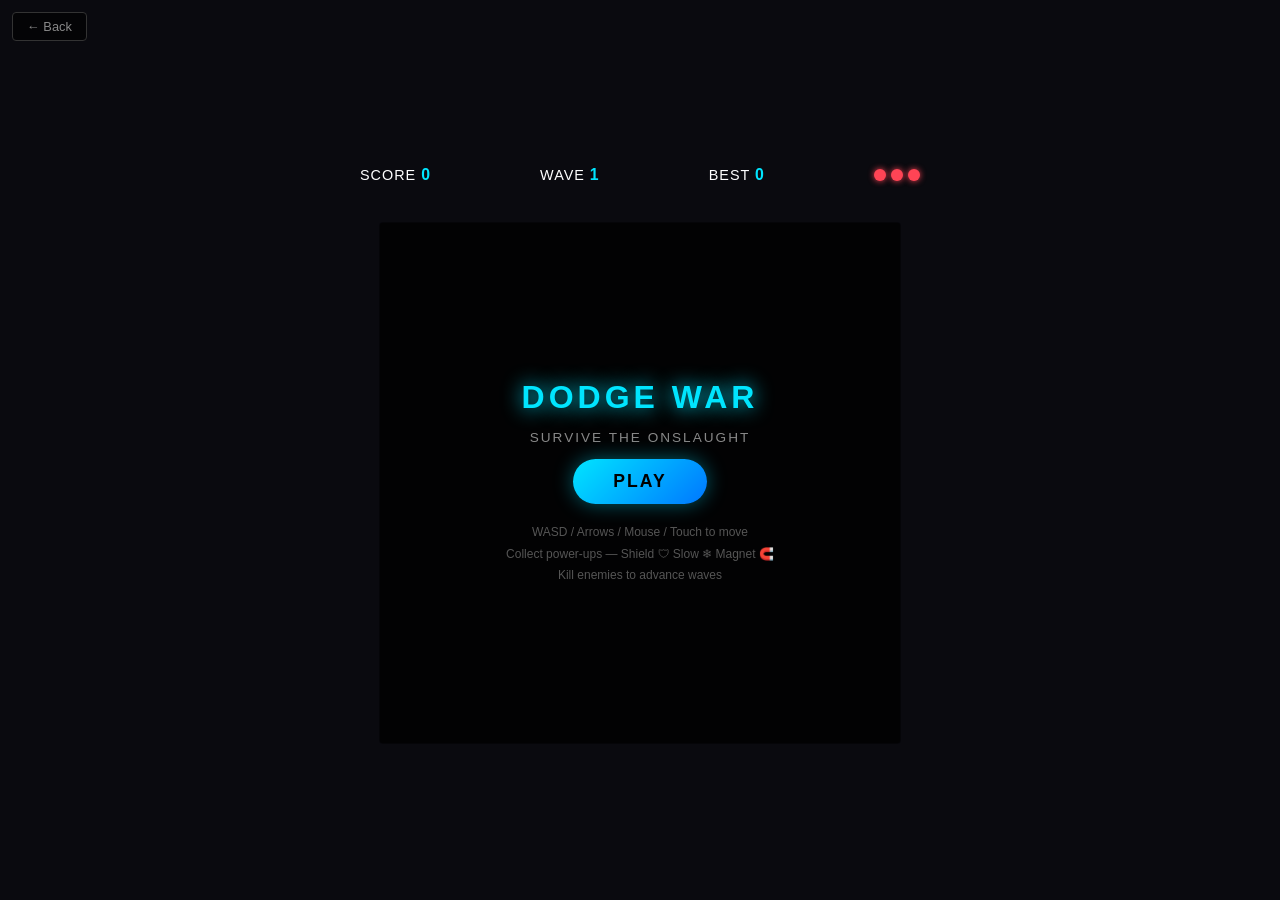
<file: dodgegame.html>
<!DOCTYPE html>
<html lang="en">
<head>
<meta charset="UTF-8">
<meta name="viewport" content="width=device-width, initial-scale=1.0, user-scalable=no">
<title>Dodge War</title>
<style>
*{margin:0;padding:0;box-sizing:border-box}
body{background:#0a0a0f;display:flex;flex-direction:column;align-items:center;justify-content:center;min-height:100vh;font-family:'Segoe UI',sans-serif;overflow:hidden;touch-action:none}
#hud{display:flex;gap:20px;align-items:center;padding:10px 20px;width:100%;max-width:600px;justify-content:space-between}
.hud-item{color:#fff;font-size:.9em;letter-spacing:1px}
.hud-item span{color:#00e5ff;font-weight:bold;font-size:1.1em}
#lives-display{display:flex;gap:5px}
.life-dot{width:12px;height:12px;border-radius:50%;background:#ff4455;box-shadow:0 0 6px #ff4455}
.life-dot.empty{background:#333;box-shadow:none}
#canvas-wrap{position:relative}
canvas{display:block;border:1px solid #1a1a2e;border-radius:4px}
#overlay{position:absolute;inset:0;display:flex;flex-direction:column;align-items:center;justify-content:center;background:rgba(0,0,0,0.82);border-radius:4px;gap:14px}
#overlay h1{color:#00e5ff;font-size:2em;letter-spacing:4px;text-shadow:0 0 20px #00e5ff}
#overlay .sub{color:#888;font-size:.85em;letter-spacing:2px}
#overlay .score-big{color:#fff;font-size:1.4em}
#overlay .score-big span{color:#ffd700;font-size:1.3em}
.play-btn{background:linear-gradient(135deg,#00e5ff,#0077ff);border:none;color:#000;padding:12px 40px;border-radius:30px;font-size:1.1em;font-weight:bold;cursor:pointer;letter-spacing:2px;box-shadow:0 0 20px rgba(0,229,255,0.4);transition:all .2s}
.play-btn:hover{transform:scale(1.06);box-shadow:0 0 30px rgba(0,229,255,0.7)}
#controls-hint{color:#555;font-size:.75em;text-align:center;line-height:1.8;margin-top:4px}
#wave-announce{position:absolute;top:50%;left:50%;transform:translate(-50%,-50%);color:#ffd700;font-size:2em;font-weight:bold;letter-spacing:3px;text-shadow:0 0 20px #ffd700;pointer-events:none;opacity:0;transition:opacity .3s}
#back-btn{position:fixed;top:12px;left:12px;background:rgba(0,0,0,0.6);border:1px solid #333;color:#888;padding:6px 14px;border-radius:4px;cursor:pointer;font-size:.8em;z-index:100;text-decoration:none}
#back-btn:hover{color:#fff;border-color:#555}
#powerup-bar{display:flex;gap:8px;padding:6px 20px;width:100%;max-width:600px;min-height:28px}
.pu-badge{padding:3px 10px;border-radius:10px;font-size:.72em;font-weight:bold;letter-spacing:1px;animation:pu-in .3s ease}
@keyframes pu-in{from{transform:scale(0.6);opacity:0}to{transform:scale(1);opacity:1}}
.pu-shield{background:#1a3a6b;color:#88aaff;border:1px solid #3355aa}
.pu-slow{background:#1a3a1a;color:#88ff88;border:1px solid #33aa55}
.pu-magnet{background:#3a1a1a;color:#ffaa88;border:1px solid #aa5533}
</style>
</head>
<body>
<a href="javascript:history.back()" id="back-btn">← Back</a>

<div id="hud">
  <div class="hud-item">SCORE <span id="score-val">0</span></div>
  <div class="hud-item">WAVE <span id="wave-val">1</span></div>
  <div class="hud-item">BEST <span id="best-val">0</span></div>
  <div id="lives-display"></div>
</div>
<div id="powerup-bar"></div>
<div id="canvas-wrap">
  <canvas id="c"></canvas>
  <div id="overlay">
    <h1>DODGE WAR</h1>
    <div class="sub">SURVIVE THE ONSLAUGHT</div>
    <button class="play-btn" id="play-btn">PLAY</button>
    <div id="controls-hint">
      WASD / Arrow Keys / Mouse to move<br>
      Touch &amp; drag on mobile
    </div>
  </div>
  <div id="wave-announce"></div>
</div>

<script>
const canvas = document.getElementById('c');
const ctx = canvas.getContext('2d');
const overlay = document.getElementById('overlay');
const scoreEl = document.getElementById('score-val');
const waveEl = document.getElementById('wave-val');
const bestEl = document.getElementById('best-val');
const livesEl = document.getElementById('lives-display');
const puBar = document.getElementById('powerup-bar');
const waveAnn = document.getElementById('wave-announce');

// ── SIZING ──
function resize(){
  const maxW = Math.min(window.innerWidth - 10, 580);
  const maxH = Math.min(window.innerHeight - 130, 520);
  const s = Math.min(maxW, maxH);
  canvas.width = s; canvas.height = s;
}
resize();
window.addEventListener('resize', ()=>{ resize(); if(!running) drawIdle(); });

// ── STATE ──
let running=false, dead=false, paused=false;
let score=0, best=parseInt(localStorage.getItem('dw_best')||'0');
let wave=1, waveKills=0, waveKillsNeeded=10;
let lives=3, maxLives=3;
let iframes=0;
let activePerks=[];
const PERK_TYPES=['shield','slow','magnet'];

const keys={};
let mx=canvas.width/2, my=canvas.height/2, mouseActive=false;
let touchX=null, touchY=null;

// ── ENTITIES ──
let player, bullets=[], enemies=[], particles=[], powerups=[], orbs=[];
let scorePopups=[];

function mkPlayer(){
  return {
    x:canvas.width/2, y:canvas.height/2,
    r:10, speed:3.5,
    trail:[], shielded:false, shieldTimer:0,
    invincible:false, invTimer:0,
  };
}

function mkBullet(x,y,vx,vy,r,color,dmg){
  return {x,y,vx,vy,r:r||5,color:color||'#ff4455',dmg:dmg||1,life:1};
}

function mkEnemy(type){
  const W=canvas.width, H=canvas.height;
  const side=Math.floor(Math.random()*4);
  let x,y;
  if(side===0){x=Math.random()*W;y=-20}
  else if(side===1){x=W+20;y=Math.random()*H}
  else if(side===2){x=Math.random()*W;y=H+20}
  else{x=-20;y=Math.random()*H}
  return {x,y,type,r:type==='tank'?16:type==='fast'?7:11,hp:type==='tank'?4:1,maxHp:type==='tank'?4:1,speed:type==='fast'?3.2:type==='tank'?1.2:2,color:type==='tank'?'#ff8800':type==='fast'?'#ff00cc':'#ff4455',shootTimer:0,life:1};
}

function mkPowerup(x,y){
  const t=PERK_TYPES[Math.floor(Math.random()*PERK_TYPES.length)];
  const cols={shield:'#4488ff',slow:'#44ff88',magnet:'#ff8844'};
  return {x,y,type:t,r:10,bob:Math.random()*Math.PI*2,color:cols[t],life:1};
}

function mkOrb(x,y){
  return {x,y,r:5,life:1,bob:Math.random()*Math.PI*2};
}

function mkParticle(x,y,color,count){
  for(let i=0;i<(count||8);i++){
    const a=Math.random()*Math.PI*2, s=1+Math.random()*3;
    particles.push({x,y,vx:Math.cos(a)*s,vy:Math.sin(a)*s,r:2+Math.random()*3,color,life:1,decay:0.025+Math.random()*0.03});
  }
}

// ── WAVE CONFIG ──
function waveConfig(w){
  return {
    killsNeeded: 8 + w*4,
    spawnInterval: Math.max(400, 1800 - w*80),
    bulletSpeed: 2.5 + w*0.18,
    enemyTypes: w<3?['basic']:w<5?['basic','fast']:w<8?['basic','fast','tank']:['basic','fast','tank'],
    typeWeights: w<3?[1,0,0]:w<5?[0.6,0.4,0]:w<8?[0.5,0.3,0.2]:[0.4,0.35,0.25],
    shootInterval: Math.max(500, 1600-w*60),
  };
}

let spawnTimer=0, cfg=waveConfig(1);

// ── INPUT ──
document.addEventListener('keydown',e=>{keys[e.key]=true});
document.addEventListener('keyup',e=>{keys[e.key]=false});
canvas.addEventListener('mousemove',e=>{
  const r=canvas.getBoundingClientRect();
  mx=e.clientX-r.left; my=e.clientY-r.top; mouseActive=true;
});
canvas.addEventListener('mouseleave',()=>{mouseActive=false});

canvas.addEventListener('touchstart',e=>{e.preventDefault();const t=e.touches[0],r=canvas.getBoundingClientRect();touchX=t.clientX-r.left;touchY=t.clientY-r.top},{passive:false});
canvas.addEventListener('touchmove',e=>{e.preventDefault();const t=e.touches[0],r=canvas.getBoundingClientRect();touchX=t.clientX-r.left;touchY=t.clientY-r.top},{passive:false});
canvas.addEventListener('touchend',()=>{touchX=null;touchY=null});

function getInput(){
  let dx=0,dy=0;
  if(keys['ArrowLeft']||keys['a']||keys['A']) dx-=1;
  if(keys['ArrowRight']||keys['d']||keys['D']) dx+=1;
  if(keys['ArrowUp']||keys['w']||keys['W']) dy-=1;
  if(keys['ArrowDown']||keys['s']||keys['S']) dy+=1;
  if(touchX!==null && touchY!==null){
    const ddx=touchX-player.x, ddy=touchY-player.y;
    const dist=Math.hypot(ddx,ddy);
    if(dist>8){dx=ddx/dist;dy=ddy/dist;}
  } else if(mouseActive){
    const ddx=mx-player.x, ddy=my-player.y;
    const dist=Math.hypot(ddx,ddy);
    if(dist>8){dx=ddx/dist;dy=ddy/dist;}
  }
  const len=Math.hypot(dx,dy);
  if(len>1){dx/=len;dy/=len;}
  return{dx,dy};
}

// ── GAME LOGIC ──
let lastTime=0;
function gameLoop(ts){
  if(!running) return;
  const dt=Math.min(ts-lastTime,50);
  lastTime=ts;
  update(dt);
  draw();
  requestAnimationFrame(gameLoop);
}

function update(dt){
  if(dead) return;
  iframes=Math.max(0,iframes-dt);

  // player movement
  const {dx,dy}=getInput();
  const spd = player.speed * (hasPerk('slow')?1.15:1);
  player.x=Math.max(player.r,Math.min(canvas.width-player.r, player.x+dx*spd));
  player.y=Math.max(player.r,Math.min(canvas.height-player.r, player.y+dy*spd));

  // trail
  player.trail.push({x:player.x,y:player.y});
  if(player.trail.length>14) player.trail.shift();

  // shield timer
  if(player.shielded){ player.shieldTimer-=dt; if(player.shieldTimer<=0){player.shielded=false;removePerk('shield');} }

  // perk timers
  activePerks.forEach(p=>p.timer-=dt);
  activePerks=activePerks.filter(p=>p.timer>0);
  renderPerkBar();

  // spawn
  spawnTimer-=dt;
  if(spawnTimer<=0){
    spawnTimer=cfg.spawnInterval;
    spawnEnemy();
  }

  // enemies
  enemies.forEach(e=>{
    const dx2=player.x-e.x, dy2=player.y-e.y;
    const dist=Math.hypot(dx2,dy2);
    e.x+=dx2/dist*e.speed*(hasPerk('slow')?0.45:1);
    e.y+=dy2/dist*e.speed*(hasPerk('slow')?0.45:1);
    // shoot
    if(e.type==='basic'||e.type==='tank'){
      e.shootTimer-=(dt*(hasPerk('slow')?0.45:1));
      if(e.shootTimer<=0){
        e.shootTimer=cfg.shootInterval+(Math.random()*400);
        const a=Math.atan2(player.y-e.y,player.x-e.x);
        const spd2=cfg.bulletSpeed+(e.type==='tank'?0.5:0);
        bullets.push(mkBullet(e.x,e.y,Math.cos(a)*spd2,Math.sin(a)*spd2,e.type==='tank'?7:5,e.type==='tank'?'#ff8800':'#ff3366'));
      }
    }
    if(e.type==='fast'){
      // spreads bullets
      e.shootTimer-=(dt*(hasPerk('slow')?0.45:1));
      if(e.shootTimer<=0){
        e.shootTimer=(cfg.shootInterval*1.6)+(Math.random()*300);
        const base=Math.atan2(player.y-e.y,player.x-e.x);
        [-0.25,0,0.25].forEach(off=>{
          bullets.push(mkBullet(e.x,e.y,Math.cos(base+off)*cfg.bulletSpeed*1.2,Math.sin(base+off)*cfg.bulletSpeed*1.2,4,'#ff00cc'));
        });
      }
    }
    // ram player
    if(dist<e.r+player.r && iframes<=0 && !player.shielded){
      hit();
    }
  });

  // bullets
  bullets.forEach(b=>{
    b.x+=b.vx*(hasPerk('slow')?0.45:1);
    b.y+=b.vy*(hasPerk('slow')?0.45:1);
    if(b.x<-20||b.x>canvas.width+20||b.y<-20||b.y>canvas.height+20) b.life=0;
    const dist=Math.hypot(b.x-player.x,b.y-player.y);
    if(dist<b.r+player.r){
      b.life=0;
      if(player.shielded){ mkParticle(b.x,b.y,'#4488ff',6); }
      else if(iframes<=0){ hit(); }
    }
  });
  bullets=bullets.filter(b=>b.life>0);

  // powerups
  powerups.forEach(p=>{
    p.bob+=0.05;
    p.y+=Math.sin(p.bob)*0.3;
    if(hasPerk('magnet')){
      const ddx=player.x-p.x,ddy=player.y-p.y;
      const d=Math.hypot(ddx,ddy);
      if(d<150){p.x+=ddx/d*4;p.y+=ddy/d*4;}
    }
    if(Math.hypot(p.x-player.x,p.y-player.y)<p.r+player.r){
      collectPerk(p.type); p.life=0;
      mkParticle(p.x,p.y,p.color,10);
    }
  });
  powerups=powerups.filter(p=>p.life>0);

  // orbs
  orbs.forEach(o=>{
    o.bob+=0.07;
    const ddx=player.x-o.x,ddy=player.y-o.y,d=Math.hypot(ddx,ddy);
    const pull=(hasPerk('magnet')||d<80)?5:0;
    if(pull>0){o.x+=ddx/d*pull;o.y+=ddy/d*pull;}
    if(d<o.r+player.r){
      score+=5; scoreEl.textContent=score;
      scorePopups.push({x:o.x,y:o.y,text:'+5',life:1,color:'#ffd700'});
      o.life=0;
    }
  });
  orbs=orbs.filter(o=>o.life>0);

  // particles
  particles.forEach(p=>{p.x+=p.vx;p.y+=p.vy;p.life-=p.decay;p.vx*=0.92;p.vy*=0.92});
  particles=particles.filter(p=>p.life>0);

  // score popups
  scorePopups.forEach(p=>{p.y-=0.8;p.life-=0.025});
  scorePopups=scorePopups.filter(p=>p.life>0);

  // score over time
  score+=dt*0.01*wave;
  scoreEl.textContent=Math.floor(score);
}

function spawnEnemy(){
  const r=Math.random();
  let cum=0, t='basic';
  for(let i=0;i<cfg.enemyTypes.length;i++){
    cum+=cfg.typeWeights[i];
    if(r<cum){t=cfg.enemyTypes[i];break;}
  }
  enemies.push(mkEnemy(t));
}

function killEnemy(e, bx, by){
  mkParticle(e.x,e.y,e.color,12);
  const pts=e.type==='tank'?30:e.type==='fast'?20:10;
  score+=pts*wave;
  scorePopups.push({x:e.x,y:e.y,text:'+'+pts*wave,life:1,color:'#ffd700'});
  if(Math.random()<0.15) powerups.push(mkPowerup(e.x,e.y));
  for(let i=0;i<3;i++) orbs.push(mkOrb(e.x+(-10+Math.random()*20),e.y+(-10+Math.random()*20)));
  e.life=0;
  waveKills++;
  if(waveKills>=cfg.killsNeeded) nextWave();
}

function nextWave(){
  wave++;
  waveKills=0;
  cfg=waveConfig(wave);
  waveEl.textContent=wave;
  enemies=[];
  bullets=[];
  // flash wave announce
  waveAnn.textContent='WAVE '+wave;
  waveAnn.style.opacity='1';
  setTimeout(()=>{waveAnn.style.opacity='0';},1200);
  // heal every 3 waves
  if(wave%3===0 && lives<maxLives){ lives=Math.min(maxLives,lives+1); renderLives(); }
}

function hit(){
  lives--;
  renderLives();
  iframes=2000;
  mkParticle(player.x,player.y,'#ff4455',16);
  if(lives<=0){ gameOver(); return; }
  // brief invincibility flash
  player.shielded=false;
}

function gameOver(){
  dead=true;
  running=false;
  if(score>best){ best=Math.floor(score); localStorage.setItem('dw_best',best); bestEl.textContent=best; }
  setTimeout(()=>showOverlay(true),600);
}

// ── PERKS ──
function hasPerk(t){ return activePerks.some(p=>p.type===t); }
function removePerk(t){ activePerks=activePerks.filter(p=>p.type!==t); renderPerkBar(); }
function collectPerk(t){
  const dur={shield:6000,slow:7000,magnet:8000};
  const existing=activePerks.find(p=>p.type===t);
  if(existing) existing.timer=dur[t];
  else activePerks.push({type:t,timer:dur[t]});
  if(t==='shield'){ player.shielded=true; player.shieldTimer=dur.shield; }
  renderPerkBar();
}
function renderPerkBar(){
  const labels={shield:'🛡 SHIELD',slow:'❄ SLOW TIME',magnet:'🧲 MAGNET'};
  const cls={shield:'pu-shield',slow:'pu-slow',magnet:'pu-magnet'};
  puBar.innerHTML=activePerks.map(p=>`<span class="pu-badge ${cls[p.type]}">${labels[p.type]} ${(p.timer/1000).toFixed(1)}s</span>`).join('');
}
function renderLives(){
  livesEl.innerHTML='';
  for(let i=0;i<maxLives;i++){
    const d=document.createElement('div');
    d.className='life-dot'+(i>=lives?' empty':'');
    livesEl.appendChild(d);
  }
}

// ── DRAW ──
function draw(){
  const W=canvas.width, H=canvas.height;
  // background
  ctx.fillStyle='#090912';
  ctx.fillRect(0,0,W,H);
  // grid
  ctx.strokeStyle='rgba(255,255,255,0.03)';
  ctx.lineWidth=1;
  for(let x=0;x<W;x+=40){ctx.beginPath();ctx.moveTo(x,0);ctx.lineTo(x,H);ctx.stroke();}
  for(let y=0;y<H;y+=40){ctx.beginPath();ctx.moveTo(0,y);ctx.lineTo(W,y);ctx.stroke();}

  // particles
  particles.forEach(p=>{
    ctx.globalAlpha=p.life;
    ctx.fillStyle=p.color;
    ctx.beginPath();ctx.arc(p.x,p.y,p.r*p.life,0,Math.PI*2);ctx.fill();
  });
  ctx.globalAlpha=1;

  // orbs
  orbs.forEach(o=>{
    ctx.globalAlpha=0.8;
    ctx.fillStyle='#ffd700';
    ctx.shadowBlur=8;ctx.shadowColor='#ffd700';
    ctx.beginPath();ctx.arc(o.x,o.y,o.r,0,Math.PI*2);ctx.fill();
    ctx.shadowBlur=0;
  });
  ctx.globalAlpha=1;

  // powerups
  powerups.forEach(p=>{
    ctx.globalAlpha=0.9;
    ctx.fillStyle=p.color;
    ctx.shadowBlur=12;ctx.shadowColor=p.color;
    ctx.beginPath();ctx.arc(p.x,p.y,p.r,0,Math.PI*2);ctx.fill();
    ctx.strokeStyle='#fff';ctx.lineWidth=1.5;ctx.stroke();
    ctx.shadowBlur=0;
    ctx.globalAlpha=1;
    ctx.fillStyle='#fff';ctx.font='bold 9px sans-serif';ctx.textAlign='center';
    const icons={shield:'🛡',slow:'❄',magnet:'🧲'};
    ctx.font='10px sans-serif';
    ctx.fillText(icons[p.type]||'?',p.x,p.y+3);
  });
  ctx.globalAlpha=1;

  // bullets
  bullets.forEach(b=>{
    ctx.fillStyle=b.color;
    ctx.shadowBlur=8;ctx.shadowColor=b.color;
    ctx.beginPath();ctx.arc(b.x,b.y,b.r,0,Math.PI*2);ctx.fill();
    ctx.shadowBlur=0;
  });

  // enemies
  enemies.forEach(e=>{
    // glow
    ctx.fillStyle=e.color;
    ctx.shadowBlur=12;ctx.shadowColor=e.color;
    if(e.type==='tank'){
      ctx.fillRect(e.x-e.r,e.y-e.r,e.r*2,e.r*2);
      // hp bar
      ctx.fillStyle='#222';ctx.fillRect(e.x-e.r,e.y-e.r-8,e.r*2,4);
      ctx.fillStyle='#ff8800';ctx.fillRect(e.x-e.r,e.y-e.r-8,e.r*2*(e.hp/e.maxHp),4);
    } else {
      ctx.beginPath();ctx.arc(e.x,e.y,e.r,0,Math.PI*2);ctx.fill();
    }
    ctx.shadowBlur=0;
  });

  // player trail
  player.trail.forEach((t,i)=>{
    const a=(i/player.trail.length)*0.3;
    ctx.globalAlpha=a;
    ctx.fillStyle='#00e5ff';
    ctx.beginPath();ctx.arc(t.x,t.y,player.r*0.5,0,Math.PI*2);ctx.fill();
  });
  ctx.globalAlpha=1;

  // player
  const shimmer=iframes>0 && Math.floor(iframes/100)%2===0;
  if(!shimmer){
    if(player.shielded){
      ctx.strokeStyle='#4488ff';ctx.lineWidth=3;
      ctx.shadowBlur=16;ctx.shadowColor='#4488ff';
      ctx.beginPath();ctx.arc(player.x,player.y,player.r+5,0,Math.PI*2);ctx.stroke();
      ctx.shadowBlur=0;
    }
    ctx.fillStyle='#00e5ff';
    ctx.shadowBlur=16;ctx.shadowColor='#00e5ff';
    ctx.beginPath();ctx.arc(player.x,player.y,player.r,0,Math.PI*2);ctx.fill();
    // inner dot
    ctx.fillStyle='#fff';
    ctx.beginPath();ctx.arc(player.x,player.y,4,0,Math.PI*2);ctx.fill();
    ctx.shadowBlur=0;
  }

  // score popups
  scorePopups.forEach(p=>{
    ctx.globalAlpha=p.life;
    ctx.fillStyle=p.color;
    ctx.font='bold 13px sans-serif';ctx.textAlign='center';
    ctx.fillText(p.text,p.x,p.y);
  });
  ctx.globalAlpha=1;

  // wave kill progress (bottom bar)
  const prog=Math.min(waveKills/cfg.killsNeeded,1);
  ctx.fillStyle='rgba(255,255,255,0.08)';
  ctx.fillRect(0,canvas.height-4,canvas.width,4);
  ctx.fillStyle='#ffd700';
  ctx.fillRect(0,canvas.height-4,canvas.width*prog,4);
}

function drawIdle(){
  ctx.fillStyle='#090912';
  ctx.fillRect(0,0,canvas.width,canvas.height);
}

// ── OVERLAY ──
function showOverlay(isGameOver){
  overlay.style.display='flex';
  overlay.innerHTML=`
    <h1>${isGameOver?'GAME OVER':'DODGE WAR'}</h1>
    <div class="sub">${isGameOver?'YOU\'VE BEEN HIT':'SURVIVE THE ONSLAUGHT'}</div>
    ${isGameOver?`<div class="score-big">SCORE <span>${Math.floor(score)}</span></div>
    <div class="score-big">BEST <span>${best}</span></div>`:''}
    <button class="play-btn" id="play-btn">${isGameOver?'PLAY AGAIN':'PLAY'}</button>
    <div id="controls-hint">WASD / Arrows / Mouse / Touch to move<br>Collect power-ups — Shield 🛡 Slow ❄ Magnet 🧲<br>Kill enemies to advance waves</div>
  `;
  document.getElementById('play-btn').onclick=startGame;
}

function startGame(){
  overlay.style.display='none';
  player=mkPlayer();
  bullets=[];enemies=[];particles=[];powerups=[];orbs=[];scorePopups=[];activePerks=[];
  score=0;wave=1;waveKills=0;lives=3;iframes=0;
  cfg=waveConfig(1);
  spawnTimer=800;
  dead=false;running=true;
  scoreEl.textContent=0;waveEl.textContent=1;bestEl.textContent=best;
  renderLives();renderPerkBar();puBar.innerHTML='';
  lastTime=performance.now();
  requestAnimationFrame(gameLoop);
}

// ── SHOOTING: player can shoot at enemies with spacebar/click ──
let shootCooldown=0;
document.addEventListener('keydown',e=>{
  if((e.key===' '||e.key==='z'||e.key==='Z') && running && !dead){
    shootNearest();
  }
});
canvas.addEventListener('click',e=>{
  if(running && !dead) shootNearest();
});
canvas.addEventListener('touchend',e=>{
  // only shoot if not dragging
  if(running && !dead && touchX===null) shootNearest();
});

function shootNearest(){
  if(Date.now()-shootCooldown<400) return;
  shootCooldown=Date.now();
  if(!enemies.length) return;
  let nearest=null,nd=Infinity;
  enemies.forEach(e=>{
    const d=Math.hypot(e.x-player.x,e.y-player.y);
    if(d<nd){nd=d;nearest=e;}
  });
  if(!nearest) return;
  const a=Math.atan2(nearest.y-player.y,nearest.x-player.x);
  // player bullet (cyan, damages enemy)
  playerBullets.push({x:player.x,y:player.y,vx:Math.cos(a)*7,vy:Math.sin(a)*7,r:5,life:1,target:nearest.id});
  mkParticle(player.x,player.y,'#00e5ff',4);
}

let playerBullets=[];
// patch update to handle player bullets
const _origUpdate=update;
function update(dt){
  if(dead) return;
  iframes=Math.max(0,iframes-dt);

  const {dx,dy}=getInput();
  const spd=player.speed*(hasPerk('slow')?1.15:1);
  player.x=Math.max(player.r,Math.min(canvas.width-player.r, player.x+dx*spd));
  player.y=Math.max(player.r,Math.min(canvas.height-player.r, player.y+dy*spd));
  player.trail.push({x:player.x,y:player.y});
  if(player.trail.length>14) player.trail.shift();
  if(player.shielded){player.shieldTimer-=dt;if(player.shieldTimer<=0){player.shielded=false;removePerk('shield');}}
  activePerks.forEach(p=>p.timer-=dt);
  activePerks=activePerks.filter(p=>p.timer>0);
  renderPerkBar();

  spawnTimer-=dt;
  if(spawnTimer<=0){spawnTimer=cfg.spawnInterval;spawnEnemy();}

  enemies.forEach(e=>{
    const ddx=player.x-e.x,ddy=player.y-e.y,dist=Math.hypot(ddx,ddy);
    e.x+=ddx/dist*e.speed*(hasPerk('slow')?0.45:1);
    e.y+=ddy/dist*e.speed*(hasPerk('slow')?0.45:1);
    if(e.type==='basic'||e.type==='tank'){
      e.shootTimer-=(dt*(hasPerk('slow')?0.45:1));
      if(e.shootTimer<=0){
        e.shootTimer=cfg.shootInterval+(Math.random()*400);
        const a=Math.atan2(player.y-e.y,player.x-e.x);
        const sp2=cfg.bulletSpeed+(e.type==='tank'?0.5:0);
        bullets.push(mkBullet(e.x,e.y,Math.cos(a)*sp2,Math.sin(a)*sp2,e.type==='tank'?7:5,e.type==='tank'?'#ff8800':'#ff3366'));
      }
    }
    if(e.type==='fast'){
      e.shootTimer-=(dt*(hasPerk('slow')?0.45:1));
      if(e.shootTimer<=0){
        e.shootTimer=(cfg.shootInterval*1.6)+(Math.random()*300);
        const base=Math.atan2(player.y-e.y,player.x-e.x);
        [-0.25,0,0.25].forEach(off=>{
          bullets.push(mkBullet(e.x,e.y,Math.cos(base+off)*cfg.bulletSpeed*1.2,Math.sin(base+off)*cfg.bulletSpeed*1.2,4,'#ff00cc'));
        });
      }
    }
    if(dist<e.r+player.r&&iframes<=0&&!player.shielded) hit();
  });

  // player bullets hitting enemies
  playerBullets.forEach(pb=>{
    pb.x+=pb.vx*(hasPerk('slow')?0.6:1);
    pb.y+=pb.vy*(hasPerk('slow')?0.6:1);
    if(pb.x<-20||pb.x>canvas.width+20||pb.y<-20||pb.y>canvas.height+20){pb.life=0;return;}
    enemies.forEach(e=>{
      if(e.life<=0) return;
      if(Math.hypot(pb.x-e.x,pb.y-e.y)<pb.r+e.r){
        pb.life=0;
        e.hp--;
        mkParticle(pb.x,pb.y,'#00e5ff',4);
        if(e.hp<=0) killEnemy(e,pb.x,pb.y);
      }
    });
  });
  playerBullets=playerBullets.filter(b=>b.life>0);
  enemies=enemies.filter(e=>e.life>0);

  bullets.forEach(b=>{
    b.x+=b.vx*(hasPerk('slow')?0.45:1);
    b.y+=b.vy*(hasPerk('slow')?0.45:1);
    if(b.x<-20||b.x>canvas.width+20||b.y<-20||b.y>canvas.height+20){b.life=0;return;}
    if(Math.hypot(b.x-player.x,b.y-player.y)<b.r+player.r){
      b.life=0;
      if(player.shielded){mkParticle(b.x,b.y,'#4488ff',6);}
      else if(iframes<=0){hit();}
    }
  });
  bullets=bullets.filter(b=>b.life>0);

  powerups.forEach(p=>{
    p.bob+=0.05;
    if(hasPerk('magnet')){const ddx=player.x-p.x,ddy=player.y-p.y,d=Math.hypot(ddx,ddy);if(d<150){p.x+=ddx/d*4;p.y+=ddy/d*4;}}
    if(Math.hypot(p.x-player.x,p.y-player.y)<p.r+player.r){collectPerk(p.type);p.life=0;mkParticle(p.x,p.y,p.color,10);}
  });
  powerups=powerups.filter(p=>p.life>0);

  orbs.forEach(o=>{
    const ddx=player.x-o.x,ddy=player.y-o.y,d=Math.hypot(ddx,ddy);
    if(hasPerk('magnet')||d<80){o.x+=ddx/d*5;o.y+=ddy/d*5;}
    if(d<o.r+player.r){score+=5;scoreEl.textContent=Math.floor(score);scorePopups.push({x:o.x,y:o.y,text:'+5',life:1,color:'#ffd700'});o.life=0;}
  });
  orbs=orbs.filter(o=>o.life>0);

  particles.forEach(p=>{p.x+=p.vx;p.y+=p.vy;p.life-=p.decay;p.vx*=0.92;p.vy*=0.92});
  particles=particles.filter(p=>p.life>0);
  scorePopups.forEach(p=>{p.y-=0.8;p.life-=0.025});
  scorePopups=scorePopups.filter(p=>p.life>0);
  score+=dt*0.01*wave;
  scoreEl.textContent=Math.floor(score);
}

// patch draw to include player bullets
const _origDraw=draw;
function draw(){
  const W=canvas.width,H=canvas.height;
  ctx.fillStyle='#090912';ctx.fillRect(0,0,W,H);
  ctx.strokeStyle='rgba(255,255,255,0.03)';ctx.lineWidth=1;
  for(let x=0;x<W;x+=40){ctx.beginPath();ctx.moveTo(x,0);ctx.lineTo(x,H);ctx.stroke();}
  for(let y=0;y<H;y+=40){ctx.beginPath();ctx.moveTo(0,y);ctx.lineTo(W,y);ctx.stroke();}

  particles.forEach(p=>{ctx.globalAlpha=p.life;ctx.fillStyle=p.color;ctx.beginPath();ctx.arc(p.x,p.y,p.r*p.life,0,Math.PI*2);ctx.fill();});
  ctx.globalAlpha=1;

  orbs.forEach(o=>{ctx.globalAlpha=0.8;ctx.fillStyle='#ffd700';ctx.shadowBlur=8;ctx.shadowColor='#ffd700';ctx.beginPath();ctx.arc(o.x,o.y,5,0,Math.PI*2);ctx.fill();ctx.shadowBlur=0;});
  ctx.globalAlpha=1;

  powerups.forEach(p=>{
    ctx.globalAlpha=0.9;ctx.fillStyle=p.color;ctx.shadowBlur=12;ctx.shadowColor=p.color;
    ctx.beginPath();ctx.arc(p.x,p.y,p.r,0,Math.PI*2);ctx.fill();
    ctx.strokeStyle='#fff';ctx.lineWidth=1.5;ctx.stroke();ctx.shadowBlur=0;ctx.globalAlpha=1;
    ctx.font='11px sans-serif';ctx.textAlign='center';
    const icons={shield:'🛡',slow:'❄',magnet:'🧲'};
    ctx.fillText(icons[p.type]||'?',p.x,p.y+4);
  });
  ctx.globalAlpha=1;

  // player bullets
  playerBullets.forEach(pb=>{
    ctx.fillStyle='#00ffff';ctx.shadowBlur=8;ctx.shadowColor='#00ffff';
    ctx.beginPath();ctx.arc(pb.x,pb.y,4,0,Math.PI*2);ctx.fill();ctx.shadowBlur=0;
  });

  bullets.forEach(b=>{ctx.fillStyle=b.color;ctx.shadowBlur=8;ctx.shadowColor=b.color;ctx.beginPath();ctx.arc(b.x,b.y,b.r,0,Math.PI*2);ctx.fill();ctx.shadowBlur=0;});

  enemies.forEach(e=>{
    ctx.fillStyle=e.color;ctx.shadowBlur=12;ctx.shadowColor=e.color;
    if(e.type==='tank'){
      ctx.fillRect(e.x-e.r,e.y-e.r,e.r*2,e.r*2);
      ctx.fillStyle='#111';ctx.fillRect(e.x-e.r,e.y-e.r-9,e.r*2,4);
      ctx.fillStyle='#ff8800';ctx.fillRect(e.x-e.r,e.y-e.r-9,e.r*2*(e.hp/e.maxHp),4);
    } else {
      ctx.beginPath();ctx.arc(e.x,e.y,e.r,0,Math.PI*2);ctx.fill();
    }
    ctx.shadowBlur=0;
  });

  player.trail.forEach((t,i)=>{ctx.globalAlpha=(i/player.trail.length)*0.3;ctx.fillStyle='#00e5ff';ctx.beginPath();ctx.arc(t.x,t.y,player.r*0.5,0,Math.PI*2);ctx.fill();});
  ctx.globalAlpha=1;

  const shimmer=iframes>0&&Math.floor(iframes/100)%2===0;
  if(!shimmer){
    if(player.shielded){ctx.strokeStyle='#4488ff';ctx.lineWidth=3;ctx.shadowBlur=16;ctx.shadowColor='#4488ff';ctx.beginPath();ctx.arc(player.x,player.y,player.r+5,0,Math.PI*2);ctx.stroke();ctx.shadowBlur=0;}
    ctx.fillStyle='#00e5ff';ctx.shadowBlur=16;ctx.shadowColor='#00e5ff';
    ctx.beginPath();ctx.arc(player.x,player.y,player.r,0,Math.PI*2);ctx.fill();
    ctx.fillStyle='#fff';ctx.beginPath();ctx.arc(player.x,player.y,4,0,Math.PI*2);ctx.fill();
    ctx.shadowBlur=0;
  }

  scorePopups.forEach(p=>{ctx.globalAlpha=p.life;ctx.fillStyle=p.color;ctx.font='bold 13px sans-serif';ctx.textAlign='center';ctx.fillText(p.text,p.x,p.y);});
  ctx.globalAlpha=1;

  // wave progress bar
  const prog=Math.min(waveKills/cfg.killsNeeded,1);
  ctx.fillStyle='rgba(255,255,255,0.06)';ctx.fillRect(0,H-4,W,4);
  ctx.fillStyle='#ffd700';ctx.fillRect(0,H-4,W*prog,4);
}

// init
bestEl.textContent=best;
renderLives();
drawIdle();
showOverlay(false);
</script>
</body>
</html>
</file>
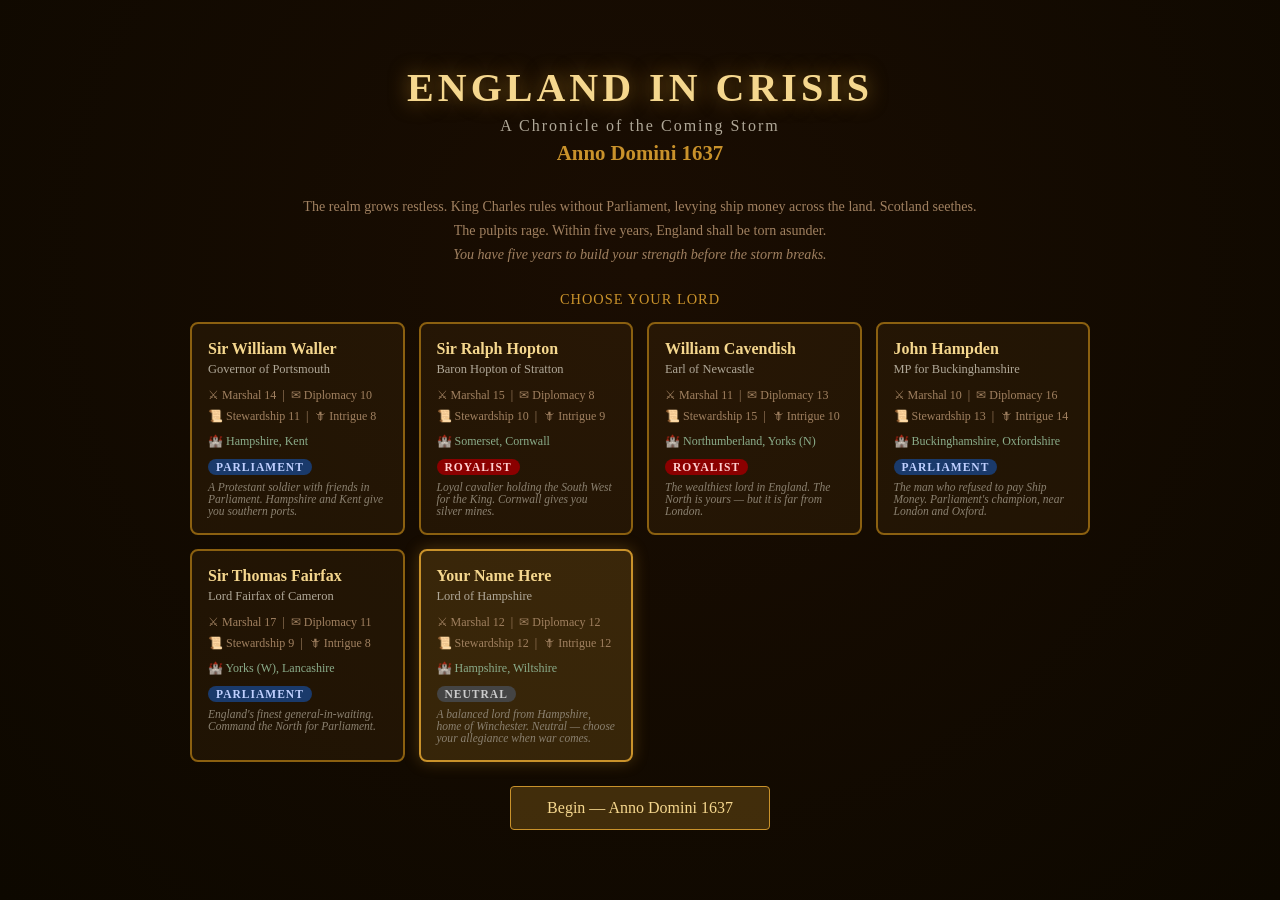
<file: englandcivwar.html>
<!DOCTYPE html>
<html lang="en">
<head>
<meta charset="UTF-8">
<meta name="viewport" content="width=device-width, initial-scale=1.0">
<title>England 1637 — Civil War</title>
<style>
*{margin:0;padding:0;box-sizing:border-box}
:root{
  --gold:#c9922b;--gold-light:#f5d78e;--gold-dark:#8b6010;
  --parchment:#f5edd6;--parchment-dark:#e8d9b5;--ink:#2c1a0e;
  --royalist:#8b0000;--parliament:#1a3a6b;
  --stone:#7a7060;--stone-light:#b0a898;
  --green:#3a6b3a;--red:#8b1a1a;
}
body{
  font-family:'Georgia',serif;
  background:#1a1006;
  color:var(--ink);
  min-height:100vh;
  overflow-x:hidden;
}
#app{display:flex;flex-direction:column;min-height:100vh}

/* ── HEADER ── */
#header{
  background:linear-gradient(180deg,#0d0800 0%,#1e1205 100%);
  border-bottom:3px solid var(--gold-dark);
  padding:10px 20px;
  display:flex;align-items:center;justify-content:space-between;
  position:sticky;top:0;z-index:100;
}
#header h1{
  color:var(--gold-light);font-size:1.4em;letter-spacing:2px;
  text-shadow:0 0 10px rgba(201,146,43,0.5);
}
#hud{display:flex;gap:18px;align-items:center;flex-wrap:wrap}
.hud-pill{
  background:rgba(201,146,43,0.15);border:1px solid var(--gold-dark);
  border-radius:4px;padding:4px 10px;font-size:.85em;color:var(--gold-light);
}
.hud-pill span{color:#fff;font-weight:bold}
#header-back{
  background:none;border:1px solid var(--stone);color:var(--stone-light);
  padding:5px 12px;border-radius:4px;cursor:pointer;font-family:inherit;font-size:.8em;
}
#header-back:hover{border-color:var(--gold);color:var(--gold-light)}

/* ── MAIN LAYOUT ── */
#game-area{
  display:grid;
  grid-template-columns:260px 1fr 280px;
  flex:1;
  gap:0;
}

/* ── LEFT PANEL ── */
#left-panel{
  background:#1e1205;
  border-right:2px solid var(--gold-dark);
  padding:14px;
  overflow-y:auto;
  max-height:calc(100vh - 58px);
}
.panel-title{
  color:var(--gold);font-size:.9em;letter-spacing:1px;
  border-bottom:1px solid var(--gold-dark);padding-bottom:6px;margin-bottom:10px;
  text-transform:uppercase;
}
.lord-card{
  background:rgba(201,146,43,0.08);border:1px solid var(--gold-dark);
  border-radius:6px;padding:10px;margin-bottom:12px;
}
.lord-name{color:var(--gold-light);font-size:1em;font-weight:bold}
.lord-title{color:var(--stone-light);font-size:.78em;margin-bottom:8px}
.stat-row{display:flex;justify-content:space-between;font-size:.8em;margin:3px 0}
.stat-label{color:#a09080}
.stat-val{color:#fff;font-weight:bold}
.stat-bar-wrap{width:60px;background:#333;border-radius:2px;height:8px;display:inline-block;vertical-align:middle}
.stat-bar{height:8px;border-radius:2px;background:var(--gold)}

.faction-badge{
  display:inline-block;padding:2px 8px;border-radius:10px;font-size:.72em;
  font-weight:bold;letter-spacing:1px;margin-top:4px;
}
.faction-royalist{background:var(--royalist);color:#ffd0d0}
.faction-parliament{background:var(--parliament);color:#c0d0ff}
.faction-neutral{background:#444;color:#ccc}

#holdings-list{margin-bottom:12px}
.holding-item{
  background:rgba(255,255,255,0.04);border:1px solid #333;
  border-radius:4px;padding:8px;margin-bottom:6px;cursor:pointer;
  transition:border-color .2s,background .2s;
}
.holding-item:hover{border-color:var(--gold);background:rgba(201,146,43,0.1)}
.holding-name{color:var(--gold-light);font-size:.88em;font-weight:bold}
.holding-info{color:var(--stone-light);font-size:.75em;margin-top:2px}

.btn{
  display:block;width:100%;padding:8px;border:1px solid var(--gold-dark);
  background:rgba(201,146,43,0.15);color:var(--gold-light);
  border-radius:4px;cursor:pointer;font-family:inherit;font-size:.85em;
  margin-bottom:6px;transition:all .2s;text-align:center;
}
.btn:hover{background:rgba(201,146,43,0.3);border-color:var(--gold)}
.btn:disabled{opacity:.4;cursor:not-allowed}
.btn-danger{border-color:#8b1a1a;background:rgba(139,26,26,0.2);color:#ffa0a0}
.btn-danger:hover{background:rgba(139,26,26,0.4)}
.btn-primary{border-color:var(--gold);background:rgba(201,146,43,0.25);color:var(--gold-light)}

/* ── MAP ── */
#map-area{
  background:#0d1a0d;
  padding:16px;
  display:flex;flex-direction:column;align-items:center;
  overflow-y:auto;
  max-height:calc(100vh - 58px);
}
#map-title{color:var(--gold);font-size:.85em;letter-spacing:1px;margin-bottom:10px;text-transform:uppercase}
#england-map{
  position:relative;
  width:380px;height:640px;
  background:radial-gradient(ellipse at 50% 50%,#1a3a1a,#0a1a0a);
  border:2px solid var(--gold-dark);
  border-radius:8px;
  flex-shrink:0;
}
.county{
  position:absolute;
  border:1px solid rgba(201,146,43,0.3);
  border-radius:3px;
  cursor:pointer;
  display:flex;align-items:center;justify-content:center;
  font-size:.55em;color:#d4c9b0;font-weight:bold;text-align:center;
  transition:all .2s;
  line-height:1.1;
  user-select:none;
}
.county:hover{z-index:10;border-color:var(--gold);color:var(--gold-light)}
.county.player-county{background:rgba(201,146,43,0.25)!important;border-color:var(--gold)!important}
.county.royalist-county{background:rgba(139,0,0,0.35)!important;border-color:#cc4444!important}
.county.parliament-county{background:rgba(26,58,107,0.45)!important;border-color:#5588cc!important}
.county.contested-county{background:rgba(139,90,0,0.4)!important;border-color:#cc8800!important;animation:pulse 1s infinite}
.county.neutral-county{background:rgba(60,80,60,0.3)}
@keyframes pulse{0%,100%{opacity:1}50%{opacity:.6}}

/* county size classes */
.county-sm{padding:2px}
.county-md{padding:3px}
.county-lg{padding:4px}

/* ── RIGHT PANEL ── */
#right-panel{
  background:#1e1205;
  border-left:2px solid var(--gold-dark);
  padding:14px;
  overflow-y:auto;
  max-height:calc(100vh - 58px);
}
#event-log{margin-bottom:14px}
.log-entry{
  font-size:.78em;line-height:1.5;padding:6px 8px;
  border-left:3px solid;margin-bottom:4px;border-radius:0 4px 4px 0;
}
.log-normal{border-color:var(--stone);background:rgba(122,112,96,0.1);color:#c0b090}
.log-event{border-color:var(--gold);background:rgba(201,146,43,0.12);color:var(--gold-light)}
.log-war{border-color:var(--royalist);background:rgba(139,0,0,0.15);color:#ff9090}
.log-good{border-color:var(--green);background:rgba(58,107,58,0.15);color:#90d090}
.log-bad{border-color:var(--red);background:rgba(139,26,26,0.15);color:#ff8080}

/* ── MODAL ── */
#modal-overlay{
  display:none;position:fixed;inset:0;
  background:rgba(0,0,0,0.75);z-index:200;
  align-items:center;justify-content:center;
}
#modal-overlay.open{display:flex}
#modal{
  background:linear-gradient(180deg,#2a1a08,#1a1005);
  border:2px solid var(--gold);
  border-radius:10px;
  padding:24px;
  max-width:500px;width:90%;
  max-height:85vh;overflow-y:auto;
  box-shadow:0 0 40px rgba(201,146,43,0.3);
}
#modal h2{color:var(--gold-light);font-size:1.2em;margin-bottom:12px;border-bottom:1px solid var(--gold-dark);padding-bottom:8px}
#modal-body{font-size:.88em;line-height:1.7;color:var(--parchment)}
#modal-actions{margin-top:16px;display:flex;gap:8px;flex-wrap:wrap}

/* ── START SCREEN ── */
#start-screen{
  display:flex;flex-direction:column;align-items:center;justify-content:center;
  min-height:100vh;
  background:radial-gradient(ellipse at 50% 30%,#1a0d02,#0d0800);
  padding:20px;
}
#start-screen h1{
  color:var(--gold-light);font-size:2.5em;text-align:center;
  letter-spacing:4px;margin-bottom:6px;
  text-shadow:0 0 20px rgba(201,146,43,0.6);
}
#start-screen .subtitle{color:var(--stone-light);font-size:1em;margin-bottom:6px;letter-spacing:2px}
#start-screen .year{color:var(--gold);font-size:1.3em;font-weight:bold;margin-bottom:30px}
.lord-select-grid{
  display:grid;grid-template-columns:repeat(auto-fit,minmax(210px,1fr));
  gap:14px;width:100%;max-width:900px;margin-bottom:24px;
}
.lord-option{
  background:rgba(201,146,43,0.08);
  border:2px solid var(--gold-dark);
  border-radius:8px;padding:16px;cursor:pointer;
  transition:all .25s;
}
.lord-option:hover,.lord-option.selected{
  border-color:var(--gold);background:rgba(201,146,43,0.2);
  box-shadow:0 0 16px rgba(201,146,43,0.3);
}
.lord-option h3{color:var(--gold-light);font-size:1em;margin-bottom:4px}
.lord-option .lo-title{color:var(--stone-light);font-size:.78em;margin-bottom:8px}
.lord-option .lo-stats{font-size:.75em;color:#a08060;line-height:1.8}
.lord-option .lo-holdings{font-size:.75em;color:#8aac8a;margin-top:6px}
.lo-faction{margin-top:6px}

/* ── FACTION CHOICE ── */
#faction-screen{
  display:none;flex-direction:column;align-items:center;justify-content:center;
  min-height:100vh;
  background:radial-gradient(ellipse at 50% 50%,#1a0505,#0d0800);
  padding:30px;
  text-align:center;
}
#faction-screen h1{color:#ffcccc;font-size:2em;margin-bottom:10px;letter-spacing:3px}
#faction-screen p{color:#c0a080;max-width:600px;font-size:.95em;line-height:1.7;margin-bottom:30px}
.faction-choice-grid{display:grid;grid-template-columns:1fr 1fr;gap:20px;max-width:600px;width:100%}
.faction-card{
  border-radius:10px;padding:24px;cursor:pointer;transition:all .25s;
}
.faction-card.royalist-card{
  background:rgba(139,0,0,0.2);border:2px solid var(--royalist);
}
.faction-card.parliament-card{
  background:rgba(26,58,107,0.2);border:2px solid var(--parliament);
}
.faction-card:hover{transform:scale(1.04);box-shadow:0 0 20px rgba(255,255,255,0.15)}
.faction-card h2{font-size:1.3em;margin-bottom:8px}
.royalist-card h2{color:#ffaaaa}
.parliament-card h2{color:#aaccff}
.faction-card p{font-size:.82em;line-height:1.6;color:#bbb}

/* ── WAR SCREEN ── */
#war-screen{
  display:none;flex-direction:column;align-items:center;
  background:#0d0805;padding:20px;min-height:100vh;
}
#war-screen h2{color:var(--gold);font-size:1.4em;margin-bottom:16px;letter-spacing:2px}
#war-map{
  display:flex;gap:30px;align-items:center;margin-bottom:20px;
  font-size:.9em;color:#ccc;
}
.war-side{text-align:center;min-width:180px}
.war-side h3{font-size:1.1em;margin-bottom:8px}
.royalist-side h3{color:#ffaaaa}
.parliament-side h3{color:#aaccff}
.war-strength{
  font-size:2.5em;font-weight:bold;margin:10px 0;
}
.royalist-side .war-strength{color:var(--royalist)}
.parliament-side .war-strength{color:var(--parliament)}
.war-vs{font-size:1.5em;color:var(--gold);font-weight:bold}
#war-log{
  max-width:600px;width:100%;max-height:300px;overflow-y:auto;
  background:rgba(0,0,0,0.3);border:1px solid #333;border-radius:6px;padding:12px;
  margin-bottom:16px;
}
.war-log-entry{font-size:.82em;color:#c0b090;padding:4px 0;border-bottom:1px solid #222}

/* ── SCROLLBAR ── */
::-webkit-scrollbar{width:6px}
::-webkit-scrollbar-track{background:#0d0800}
::-webkit-scrollbar-thumb{background:var(--gold-dark);border-radius:3px}

/* ── BUILDING LIST ── */
.building-list{margin-top:8px}
.building-item{
  display:flex;justify-content:space-between;align-items:center;
  font-size:.78em;padding:4px 0;border-bottom:1px solid #2a2010;
}
.building-name{color:#c0a870}
.building-built{color:#80c080;font-size:.85em}
.building-progress{color:var(--gold);font-size:.85em}

/* ── MISC ── */
.divider{height:1px;background:var(--gold-dark);margin:10px 0;opacity:.4}
.text-gold{color:var(--gold)}
.text-muted{color:var(--stone-light)}
.small{font-size:.8em}
.italic{font-style:italic}
.mb8{margin-bottom:8px}
.income-breakdown{font-size:.77em;color:#a08060;line-height:1.8;margin-top:6px}
</style>
</head>
<body>
<div id="app">
<!-- START SCREEN -->
<div id="start-screen">
  <h1>ENGLAND IN CRISIS</h1>
  <div class="subtitle">A Chronicle of the Coming Storm</div>
  <div class="year">Anno Domini 1637</div>
  <div style="color:#a08060;max-width:680px;text-align:center;font-size:.88em;line-height:1.7;margin-bottom:24px">
    The realm grows restless. King Charles rules without Parliament, levying ship money across the land.
    Scotland seethes. The pulpits rage. Within five years, England shall be torn asunder.<br>
    <em>You have five years to build your strength before the storm breaks.</em>
  </div>
  <div style="color:var(--gold);font-size:.9em;margin-bottom:14px;letter-spacing:1px">CHOOSE YOUR LORD</div>
  <div class="lord-select-grid" id="lord-select-grid"></div>
  <button class="btn btn-primary" id="start-btn" style="max-width:260px;padding:12px;font-size:1em" onclick="startGame()">
    Begin — Anno Domini 1637
  </button>
</div>

<!-- FACTION CHOICE -->
<div id="faction-screen">
  <h1>⚔ THE STORM BREAKS</h1>
  <div style="color:var(--gold);font-size:1.1em;margin-bottom:10px">January 1642</div>
  <p>
    King Charles has raised his standard at Nottingham. Parliament musters its armies.
    England is at war with itself. Every lord must choose — the Crown or the Commons.
    There is no middle ground now. Where do your loyalties truly lie?
  </p>
  <div class="faction-choice-grid">
    <div class="faction-card royalist-card" onclick="chooseFaction('royalist')">
      <h2>⚜ For the King</h2>
      <p>Stand with Charles I and the ancient rights of the Crown. Fight for monarchy, the Church of England, and the old order.</p>
      <div style="color:#cc8888;font-size:.8em;margin-top:10px">Strength: +cavalry +nobility<br>Gold bonus: +200</div>
    </div>
    <div class="faction-card parliament-card" onclick="chooseFaction('parliament')">
      <h2>⚖ For Parliament</h2>
      <p>Stand with the Commons against royal tyranny. Fight for the rights of Englishmen, law, and reformed religion.</p>
      <div style="color:#88aacc;font-size:.8em;margin-top:10px">Strength: +infantry +cities<br>Gold bonus: +150</div>
    </div>
  </div>
</div>

<!-- WAR SCREEN -->
<div id="war-screen">
  <h2>⚔ THE ENGLISH CIVIL WAR — 1642</h2>
  <div id="war-map">
    <div class="war-side royalist-side">
      <h3>⚜ Royalists</h3>
      <div class="war-strength" id="war-royalist-str">0</div>
      <div class="small text-muted">Men under arms</div>
    </div>
    <div class="war-vs">VS</div>
    <div class="war-side parliament-side">
      <h3>⚖ Parliament</h3>
      <div class="war-strength" id="war-parliament-str">0</div>
      <div class="small text-muted">Men under arms</div>
    </div>
  </div>
  <div id="war-log"></div>
  <button class="btn btn-primary" id="war-advance-btn" style="max-width:220px" onclick="warAdvance()">Fight Next Battle</button>
</div>

<!-- MAIN GAME -->
<div id="game-area" style="display:none">
  <!-- LEFT -->
  <div id="left-panel">
    <div class="panel-title">Your Lordship</div>
    <div class="lord-card" id="lord-info"></div>
    <div class="divider"></div>
    <div class="panel-title">Your Holdings</div>
    <div id="holdings-list"></div>
    <div class="divider"></div>
    <div class="panel-title">Actions</div>
    <button class="btn" onclick="nextMonth()">▶ Advance Month</button>
    <button class="btn" onclick="openBuildMenu(null)">🏗 Build (select county)</button>
    <button class="btn" onclick="openLevy()">⚔ Raise Levy</button>
    <button class="btn" onclick="openDiplomacy()">📜 Diplomacy</button>
  </div>

  <!-- MAP -->
  <div id="map-area">
    <div id="map-title">Kingdom of England — <span id="current-date"></span></div>
    <div id="england-map"></div>
    <div style="display:flex;gap:16px;margin-top:10px;font-size:.72em">
      <span><span style="display:inline-block;width:12px;height:12px;background:rgba(201,146,43,0.4);border:1px solid var(--gold);margin-right:4px;vertical-align:middle"></span>Your lands</span>
      <span><span style="display:inline-block;width:12px;height:12px;background:rgba(139,0,0,0.4);border:1px solid #cc4444;margin-right:4px;vertical-align:middle"></span>Royalist</span>
      <span><span style="display:inline-block;width:12px;height:12px;background:rgba(26,58,107,0.45);border:1px solid #5588cc;margin-right:4px;vertical-align:middle"></span>Parliament</span>
      <span><span style="display:inline-block;width:12px;height:12px;background:rgba(60,80,60,0.3);border:1px solid rgba(201,146,43,0.3);margin-right:4px;vertical-align:middle"></span>Neutral</span>
    </div>
  </div>

  <!-- RIGHT -->
  <div id="right-panel">
    <div class="panel-title">Chronicle — Events & News</div>
    <div id="event-log"></div>
  </div>
</div>
</div>

<!-- MODAL -->
<div id="modal-overlay">
  <div id="modal">
    <h2 id="modal-title"></h2>
    <div id="modal-body"></div>
    <div id="modal-actions"></div>
  </div>
</div>

<script>
// ═══════════════════════════════════════════════════════
// DATA
// ═══════════════════════════════════════════════════════
const MONTHS = ['January','February','March','April','May','June','July','August','September','October','November','December'];

const LORDS = [
  {
    id:'waller_p', name:'Sir William Waller', title:'Governor of Portsmouth',
    lands:['hampshire','kent'], faction:'parliament',
    stats:{marshal:14,diplomacy:10,stewardship:11,intrigue:8},
    startGold:180, incomeBase:22,
    desc:'A Protestant soldier with friends in Parliament. Hampshire and Kent give you southern ports.',
    bio:'Known as "William the Conqueror" by his enemies, Waller is a capable military commander sympathetic to the parliamentary cause.'
  },
  {
    id:'hopton', name:'Sir Ralph Hopton', title:'Baron Hopton of Stratton',
    lands:['somerset','cornwall'], faction:'royalist',
    stats:{marshal:15,diplomacy:8,stewardship:10,intrigue:9},
    startGold:160, incomeBase:20,
    desc:'Loyal cavalier holding the South West for the King. Cornwall gives you silver mines.',
    bio:'A fierce Royalist commander, Hopton turned the West Country into a Royalist stronghold during the war.'
  },
  {
    id:'newcastle', name:'William Cavendish', title:'Earl of Newcastle',
    lands:['northumberland','yorkshire_n'], faction:'royalist',
    stats:{marshal:11,diplomacy:13,stewardship:15,intrigue:10},
    startGold:300, incomeBase:35,
    desc:'The wealthiest lord in England. The North is yours — but it is far from London.',
    bio:'One of the richest men in England, Cavendish bankrolled much of the Royalist war effort in the North.'
  },
  {
    id:'hampden', name:'John Hampden', title:'MP for Buckinghamshire',
    lands:['buckinghamshire','oxfordshire'], faction:'parliament',
    stats:{marshal:10,diplomacy:16,stewardship:13,intrigue:14},
    startGold:200, incomeBase:26,
    desc:'The man who refused to pay Ship Money. Parliament\'s champion, near London and Oxford.',
    bio:'Hampden became a national hero for refusing to pay Ship Money, sparking the constitutional crisis that led to the Civil War.'
  },
  {
    id:'fairfax', name:'Sir Thomas Fairfax', title:'Lord Fairfax of Cameron',
    lands:['yorkshire_w','lancashire'], faction:'parliament',
    stats:{marshal:17,diplomacy:11,stewardship:9,intrigue:8},
    startGold:150, incomeBase:24,
    desc:'England\'s finest general-in-waiting. Command the North for Parliament.',
    bio:'Later commander of the New Model Army, Fairfax is the most talented military mind of the age.'
  },
  {
    id:'custom', name:'Your Name Here', title:'Lord of Hampshire',
    lands:['hampshire','wiltshire'], faction:'neutral',
    stats:{marshal:12,diplomacy:12,stewardship:12,intrigue:12},
    startGold:200, incomeBase:24,
    desc:'A balanced lord from Hampshire, home of Winchester. Neutral — choose your allegiance when war comes.',
    bio:'A local lord of means and reputation. Your estate at Winchester has served the family for three generations.'
  }
];

// Map counties — [id, name, left%, top%, width%, height%, controlledBy, isCoastal]
const COUNTIES = [
  // Far North
  ['northumberland','Northumberland',55,2,36,8,'royalist',true],
  ['cumberland','Cumberland',20,4,30,10,'neutral',true],
  ['durham','Durham',52,10,30,7,'neutral',false],
  ['westmorland','Westmorland',22,14,28,8,'neutral',false],
  // Yorkshire
  ['yorkshire_n','Yorks (N)',48,17,38,8,'royalist',false],
  ['yorkshire_w','Yorks (W)',36,24,28,7,'parliament',false],
  ['yorkshire_e','Yorks (E)',62,22,25,7,'neutral',true],
  // North Midlands
  ['lancashire','Lancashire',24,22,24,9,'parliament',true],
  ['cheshire','Cheshire',26,30,22,7,'neutral',false],
  ['derbyshire','Derbyshire',45,31,20,7,'neutral',false],
  ['nottinghamshire','Nottinghamshire',54,31,22,7,'neutral',false],
  ['lincolnshire','Lincolnshire',60,28,28,11,'neutral',true],
  // Midlands
  ['shropshire','Shropshire',20,37,22,7,'neutral',false],
  ['staffordshire','Staffordshire',34,37,20,7,'neutral',false],
  ['leicestershire','Leicestershire',50,37,20,7,'neutral',false],
  ['norfolk','Norfolk',66,35,28,9,'neutral',true],
  ['suffolk','Suffolk',66,43,25,7,'parliament',true],
  ['wales_n','Wales (N)',2,20,18,16,'royalist',true],
  ['wales_s','Wales (S)',2,36,18,16,'royalist',true],
  // South Midlands
  ['worcestershire','Worcestershire',24,44,18,7,'royalist',false],
  ['warwickshire','Warwickshire',38,44,18,7,'neutral',false],
  ['northamptonshire','Northants',50,44,18,7,'neutral',false],
  ['cambridge','Cambridgeshire',60,43,18,7,'parliament',false],
  // Home Counties
  ['oxfordshire','Oxfordshire',30,51,20,7,'neutral',false],
  ['buckinghamshire','Buckinghamshire',42,50,18,7,'parliament',false],
  ['hertfordshire','Hertfordshire',54,50,16,6,'parliament',false],
  ['essex','Essex',60,50,24,7,'parliament',true],
  ['gloucestershire','Gloucestershire',20,51,20,7,'neutral',false],
  ['london','London',56,56,14,6,'parliament',false],
  // South
  ['somerset','Somerset',14,58,22,8,'royalist',true],
  ['wiltshire','Wiltshire',26,58,20,7,'neutral',false],
  ['berkshire','Berkshire',38,57,18,6,'neutral',false],
  ['surrey','Surrey',48,57,14,6,'parliament',false],
  ['kent','Kent',58,57,28,8,'parliament',true],
  ['hampshire','Hampshire',36,64,22,7,'neutral',true],
  ['sussex','Sussex',46,64,22,7,'parliament',true],
  // Far South West
  ['devon','Devon',6,62,22,9,'neutral',true],
  ['cornwall','Cornwall',2,68,18,8,'royalist',true],
  ['dorset','Dorset',24,65,18,7,'neutral',true],
];

const BUILDINGS = [
  {id:'market',   name:'Market',      cost:150, months:2, incomeBonus:3,  levyBonus:0,   prestige:1, garrison:0,  desc:'A busy market increases trade and tax revenue.',        coastal:false},
  {id:'granary',  name:'Granary',     cost:100, months:1, incomeBonus:1,  levyBonus:80,  prestige:0, garrison:0,  desc:'Stored grain means your peasants can field more men.',  coastal:false},
  {id:'mill',     name:'Mill',        cost:80,  months:1, incomeBonus:2,  levyBonus:0,   prestige:0, garrison:0,  desc:'Mills process grain and generate steady income.',       coastal:false},
  {id:'barracks', name:'Barracks',    cost:200, months:3, incomeBonus:0,  levyBonus:150, prestige:1, garrison:50, desc:'Trained soldiers are worth ten pressed peasants.',      coastal:false},
  {id:'guildhall',name:'Guildhall',   cost:250, months:3, incomeBonus:6,  levyBonus:0,   prestige:2, garrison:0,  desc:'Craftsmen and merchants pay handsomely for protection.',coastal:false},
  {id:'church',   name:'Church',      cost:120, months:2, incomeBonus:0,  levyBonus:20,  prestige:4, garrison:0,  desc:'A church raises morale and the people\'s loyalty.',     coastal:false},
  {id:'walls',    name:'Town Walls',  cost:350, months:4, incomeBonus:0,  levyBonus:0,   prestige:2, garrison:200,desc:'Walls make your county nearly impossible to take.',      coastal:false},
  {id:'stable',   name:'Stable',      cost:180, months:2, incomeBonus:0,  levyBonus:60,  prestige:1, garrison:0,  desc:'Cavalry costs gold to maintain but is devastating in battle.', cavalry:true, coastal:false},
  {id:'armory',   name:'Armory',      cost:280, months:3, incomeBonus:0,  levyBonus:100, prestige:1, garrison:30, desc:'Proper arms and armor improve the quality of your levies.', coastal:false},
  {id:'docks',    name:'Docks',       cost:300, months:3, incomeBonus:8,  levyBonus:0,   prestige:2, garrison:0,  desc:'Sea trade is immensely profitable. Coastal counties only.', coastal:true},
  {id:'manor',    name:'Manor House', cost:400, months:4, incomeBonus:4,  levyBonus:30,  prestige:5, garrison:20, desc:'A fine manor shows your power and brings noble allies.', coastal:false},
];

const HISTORICAL_EVENTS = [
  {month:0,  year:1637, id:'ship_money',   title:'Ship Money Extended',
   text:'King Charles has extended ship money — a coastal tax — to all inland counties. The gentry are furious. Is this not taxation without Parliament\'s consent?',
   options:[
    {label:'Pay willingly (+prestige with Crown, -50 gold)',   effect:{gold:-50,prestige:2,royalistRel:10}},
    {label:'Pay reluctantly (-30 gold)',                       effect:{gold:-30}},
    {label:'Refuse to pay (legal challenge, -prestige)',       effect:{gold:0,prestige:-2,parliamentRel:8,flag:'refused_ship_money'}},
   ]},
  {month:6,  year:1637, id:'prayer_book',  title:'The Scottish Prayer Book Riots',
   text:'In Edinburgh, riots have broken out against the new prayer book. A woman threw her stool at the bishop. Scotland is in revolt against royal religious policy.',
   options:[
    {label:'Pray the King handles it wisely',                  effect:{}},
    {label:'Write in support of Scottish rights (-royalistRel)', effect:{royalistRel:-5,parliamentRel:5}},
   ]},
  {month:2,  year:1638, id:'scots_covenant',title:'The National Covenant',
   text:'Scottish nobles and clergy have signed a National Covenant, pledging to resist changes to their church. Open defiance of the King.',
   options:[
    {label:'Support the King — the Scots must obey',           effect:{royalistRel:8,prestige:2}},
    {label:'Admire Scottish resolve against royal overreach',  effect:{parliamentRel:8,royalistRel:-5}},
   ]},
  {month:8,  year:1639, id:'bishops_war_1',  title:'The First Bishops\' War Ends',
   text:'The King\'s expedition against Scotland has ended in the humiliating Pacification of Berwick. The Scots remain undefeated and Charles has no money for another campaign.',
   options:[
    {label:'Offer to contribute to a new campaign (+royalistRel)',effect:{gold:-80,royalistRel:12}},
    {label:'Note the King\'s weakness with interest',           effect:{parliamentRel:5}},
   ]},
  {month:3,  year:1640, id:'short_parliament',title:'The Short Parliament',
   text:'Desperate for money, the King has recalled Parliament for the first time in 11 years. But Parliament demands redress of grievances before granting any supply.',
   options:[
    {label:'Urge Parliament to grant supply to the King',      effect:{royalistRel:10,parliamentRel:-8}},
    {label:'Support Parliament\'s right to redress grievances',effect:{parliamentRel:12,royalistRel:-5}},
   ]},
  {month:7,  year:1640, id:'scots_invade',   title:'The Scots Invade England',
   text:'A Scottish army has crossed the border and defeated the King\'s forces at Newburn. They now occupy Newcastle. Charles is humiliated and bankrupt.',
   options:[
    {label:'Raise troops to defend the border',                effect:{gold:-60,levies:100,prestige:3}},
    {label:'Watch events from a safe distance',                effect:{}},
   ]},
  {month:10, year:1640, id:'long_parliament', title:'The Long Parliament Begins',
   text:'Parliament has assembled again and is moving against the King\'s ministers. Lord Strafford is to be impeached. Archbishop Laud is arrested. The gentry smell blood.',
   options:[
    {label:'Support Parliament\'s actions against royal tyranny',effect:{parliamentRel:15,royalistRel:-10}},
    {label:'Oppose the attack on the King\'s servants',        effect:{royalistRel:10,parliamentRel:-10}},
   ]},
  {month:10, year:1641, id:'grand_remonstrance',title:'The Grand Remonstrance',
   text:'Parliament has passed the Grand Remonstrance — a list of 204 grievances against the King. It passed by only eleven votes. England is divided.',
   options:[
    {label:'Endorse the Remonstrance — these grievances are just',effect:{parliamentRel:12,royalistRel:-8}},
    {label:'Condemn it — this is sedition against the Crown',  effect:{royalistRel:12,parliamentRel:-8}},
   ]},
  {month:0,  year:1642, id:'five_members',   title:'The Five Members',
   text:'The King himself has entered Parliament with armed soldiers to arrest five members. They had fled by boat. The City of London riots. There is no peace now.',
   options:[
    {label:'Join the King — Parliament has gone too far',      effect:{royalistRel:20,gold:100,flag:'pre_royalist'}},
    {label:'Join Parliament — the King has broken all bounds', effect:{parliamentRel:20,gold:80,flag:'pre_parliament'}},
   ]},
];

// ═══════════════════════════════════════════════════════
// STATE
// ═══════════════════════════════════════════════════════
let G = null; // game state
let selectedLordId = 'custom';

function initState(lordId){
  const lord = LORDS.find(l=>l.id===lordId);
  const counties = {};
  COUNTIES.forEach(([id,name,l,t,w,h,ctrl,coast])=>{
    counties[id] = {
      id, name, controller: lord.lands.includes(id) ? 'player' : ctrl,
      buildings:[], constructing:null, levies:0, garrison:0, isCoastal:coast
    };
  });
  return {
    lordId, lord: {...lord, stats:{...lord.stats}},
    year:1637, month:0,
    gold: lord.startGold,
    income: lord.incomeBase,
    levies: 0,
    prestige: lord.stats.diplomacy * 2,
    royalistRel: lord.faction==='royalist' ? 60 : lord.faction==='parliament' ? 20 : 40,
    parliamentRel: lord.faction==='parliament' ? 60 : lord.faction==='royalist' ? 20 : 40,
    faction: lord.faction,
    counties,
    pendingEvent: null,
    log:[],
    warPhase: false,
    warDone: false,
    warResult: null,
    warRoyalistStr: 0, warParliamentStr: 0,
    warBattles: 0,
  };
}

// ═══════════════════════════════════════════════════════
// START SCREEN
// ═══════════════════════════════════════════════════════
function renderStartScreen(){
  const grid = document.getElementById('lord-select-grid');
  grid.innerHTML = LORDS.map(l=>`
    <div class="lord-option ${l.id===selectedLordId?'selected':''}" onclick="selectLord('${l.id}')">
      <h3>${l.name}</h3>
      <div class="lo-title">${l.title}</div>
      <div class="lo-stats">
        ⚔ Marshal ${l.stats.marshal} &nbsp;|&nbsp; ✉ Diplomacy ${l.stats.diplomacy}<br>
        📜 Stewardship ${l.stats.stewardship} &nbsp;|&nbsp; 🗡 Intrigue ${l.stats.intrigue}
      </div>
      <div class="lo-holdings">🏰 ${l.lands.map(id=>COUNTIES.find(c=>c[0]===id)?.[1]||id).join(', ')}</div>
      <div class="lo-faction">
        <span class="faction-badge faction-${l.faction}">${l.faction.toUpperCase()}</span>
      </div>
      <div style="font-size:.72em;color:#8a8070;margin-top:6px;font-style:italic">${l.desc}</div>
    </div>
  `).join('');
}

function selectLord(id){
  selectedLordId = id;
  renderStartScreen();
}

function startGame(){
  G = initState(selectedLordId);
  addLog('You take control of your estates. The year is 1637. England waits.','event');
  document.getElementById('start-screen').style.display='none';
  document.getElementById('game-area').style.display='grid';
  renderAll();
}

// ═══════════════════════════════════════════════════════
// RENDER
// ═══════════════════════════════════════════════════════
function renderAll(){
  renderHUD();
  renderLordCard();
  renderHoldings();
  renderMap();
  renderLog();
}

function renderHUD(){
  const hud = document.getElementById('hud');
  hud.innerHTML = `
    <div class="hud-pill">Gold: <span>${G.gold}⁠ </span></div>
    <div class="hud-pill">Income: <span>+${calcIncome()}/mo</span></div>
    <div class="hud-pill">Levies: <span>${G.levies}</span></div>
    <div class="hud-pill">Prestige: <span>${G.prestige}</span></div>
    <div class="hud-pill">Royalists: <span style="color:#ffaaaa">${G.royalistRel}</span></div>
    <div class="hud-pill">Parliament: <span style="color:#aaccff">${G.parliamentRel}</span></div>
  `;
  document.getElementById('current-date').textContent=`${MONTHS[G.month]} ${G.year}`;
}

function renderLordCard(){
  const l = G.lord;
  const el = document.getElementById('lord-info');
  el.innerHTML = `
    <div class="lord-name">${l.name}</div>
    <div class="lord-title">${l.title}</div>
    <span class="faction-badge faction-${G.faction}">${G.faction.toUpperCase()}</span>
    <div style="margin-top:10px">
      ${statRow('⚔ Marshal',l.stats.marshal)}
      ${statRow('✉ Diplomacy',l.stats.diplomacy)}
      ${statRow('📜 Steward',l.stats.stewardship)}
      ${statRow('🗡 Intrigue',l.stats.intrigue)}
    </div>
    <div class="divider"></div>
    <div class="income-breakdown">
      Holdings: ${countPlayerCounties()} counties<br>
      Monthly income: ${calcIncome()} gold<br>
      Prestige: ${G.prestige} ✦
    </div>
  `;
}

function statRow(label,val){
  const w = Math.round((val/20)*100);
  return `<div class="stat-row"><span class="stat-label">${label}</span>
    <span><span class="stat-bar-wrap"><span class="stat-bar" style="width:${w}%"></span></span> <span class="stat-val">${val}</span></span>
  </div>`;
}

function renderHoldings(){
  const list = document.getElementById('holdings-list');
  const player = Object.values(G.counties).filter(c=>c.controller==='player');
  list.innerHTML = player.map(c=>{
    const bldgs = c.buildings.map(b=>BUILDINGS.find(x=>x.id===b.id)?.name||b.id).join(', ');
    const inProg = c.constructing ? `🔨 ${c.constructing.name} (${c.constructing.monthsLeft}mo)` : '';
    return `<div class="holding-item" onclick="openCountyPanel('${c.id}')">
      <div class="holding-name">${c.name}${c.isCoastal?' 🌊':''}</div>
      <div class="holding-info">${bldgs||'No buildings'}${inProg?'<br>'+inProg:''}</div>
      <div class="holding-info">Levies: ${c.levies} | Garrison: ${c.garrison}</div>
    </div>`;
  }).join('');
}

function renderMap(){
  const map = document.getElementById('england-map');
  map.innerHTML = COUNTIES.map(([id,name,l,t,w,h])=>{
    const c = G.counties[id];
    let cls = 'county county-md neutral-county';
    if(c.controller==='player') cls='county county-md player-county';
    else if(c.controller==='royalist') cls='county county-md royalist-county';
    else if(c.controller==='parliament') cls='county county-md parliament-county';
    else if(c.controller==='contested') cls='county county-md contested-county';
    const shortName = name.length>12?name.split(' ')[0]:name;
    return `<div class="${cls}" style="left:${l}%;top:${t}%;width:${w}%;height:${h}%"
      onclick="countyClick('${id}')" title="${name}">${shortName}</div>`;
  }).join('');
}

function renderLog(){
  const el = document.getElementById('event-log');
  el.innerHTML = [...G.log].reverse().slice(0,20).map(e=>
    `<div class="log-entry log-${e.type||'normal'}">${e.text}</div>`
  ).join('');
}

function addLog(text,type='normal'){
  G.log.push({text:`<strong>${MONTHS[G.month]} ${G.year}:</strong> ${text}`, type});
}

// ═══════════════════════════════════════════════════════
// CALCULATIONS
// ═══════════════════════════════════════════════════════
function calcIncome(){
  let inc = G.lord.incomeBase;
  Object.values(G.counties).forEach(c=>{
    if(c.controller==='player'){
      c.buildings.forEach(b=>{
        const def = BUILDINGS.find(x=>x.id===b.id);
        if(def) inc += def.incomeBonus;
      });
    }
  });
  // stewardship bonus
  inc += Math.floor(G.lord.stats.stewardship * 0.5);
  return inc;
}

function calcLevies(){
  let lev = 0;
  Object.values(G.counties).forEach(c=>{
    if(c.controller==='player'){
      lev += c.levies;
      c.buildings.forEach(b=>{
        const def = BUILDINGS.find(x=>x.id===b.id);
        if(def) lev += def.levyBonus;
      });
    }
  });
  return lev;
}

function countPlayerCounties(){
  return Object.values(G.counties).filter(c=>c.controller==='player').length;
}

// ═══════════════════════════════════════════════════════
// COUNTY CLICK
// ═══════════════════════════════════════════════════════
function countyClick(id){
  const c = G.counties[id];
  if(c.controller==='player'){
    openCountyPanel(id);
  } else {
    openForeignCounty(id);
  }
}

function openCountyPanel(id){
  const c = G.counties[id];
  const bldgs = c.buildings.map(b=>{
    const def = BUILDINGS.find(x=>x.id===b.id);
    return `<div class="building-item"><span class="building-name">${def?.name||b.id}</span><span class="building-built">✓ Built</span></div>`;
  }).join('');
  const inProg = c.constructing ? `<div style="margin:8px 0;color:var(--gold)">🔨 Building: ${c.constructing.name} — ${c.constructing.monthsLeft} month${c.constructing.monthsLeft!==1?'s':''} remaining</div>` : '';
  openModal(`${c.name}${c.isCoastal?' (Coastal)':''}`,
    `<div class="building-list">${bldgs||'<div class="text-muted small">No buildings constructed.</div>'}</div>
    ${inProg}
    <div class="divider"></div>
    <div class="small text-muted">Garrison: ${c.garrison} | Levies raised: ${c.levies}</div>`,
    [
      {label:'🏗 Construct a Building', action:`openBuildMenu('${id}');closeModal()`},
      {label:'Close', action:'closeModal()'},
    ]
  );
}

function openForeignCounty(id){
  const c = G.counties[id];
  openModal(c.name,
    `<p>This county is held by the <strong>${c.controller}</strong> faction.</p>
    <p class="small text-muted" style="margin-top:8px">Counties can be gained through diplomacy, conquest, or political manoeuvring.</p>`,
    [{label:'Close',action:'closeModal()'}]
  );
}

// ═══════════════════════════════════════════════════════
// BUILD MENU
// ═══════════════════════════════════════════════════════
function openBuildMenu(countyId){
  const player = Object.values(G.counties).filter(c=>c.controller==='player');
  if(!countyId && player.length===1) countyId = player[0].id;
  if(!countyId){
    // show county picker
    openModal('Choose a County to Build In',
      '<div style="margin-bottom:8px">Select which of your counties to build in:</div>' +
      player.map(c=>`<button class="btn" onclick="openBuildMenu('${c.id}');closeModal()">${c.name}${c.isCoastal?' 🌊':''}</button>`).join(''),
      [{label:'Cancel',action:'closeModal()'}]
    );
    return;
  }
  const c = G.counties[countyId];
  if(c.constructing){
    openModal('Already Constructing',
      `<p>You are already building a <strong>${c.constructing.name}</strong> in ${c.name}. Wait ${c.constructing.monthsLeft} more month${c.constructing.monthsLeft!==1?'s':''}.</p>`,
      [{label:'Close',action:'closeModal()'}]
    );
    return;
  }
  const builtIds = c.buildings.map(b=>b.id);
  const available = BUILDINGS.filter(b=>{
    if(builtIds.includes(b.id)) return false;
    if(b.coastal && !c.isCoastal) return false;
    return true;
  });
  if(!available.length){
    openModal('No Buildings Available',
      `<p>${c.name} has all possible buildings constructed. Well done!</p>`,
      [{label:'Close',action:'closeModal()'}]
    );
    return;
  }
  const rows = available.map(b=>`
    <div style="border:1px solid #333;border-radius:5px;padding:10px;margin-bottom:8px">
      <div style="display:flex;justify-content:space-between;align-items:center">
        <strong style="color:var(--gold-light)">${b.name}</strong>
        <span style="color:var(--gold)">${b.cost} gold</span>
      </div>
      <div class="small text-muted" style="margin:4px 0">${b.desc}</div>
      <div class="small" style="color:#90c090">
        ${b.incomeBonus?`+${b.incomeBonus} income/mo `:''}${b.levyBonus?`+${b.levyBonus} levies `:''}${b.prestige?`+${b.prestige} prestige `:''}${b.garrison?`+${b.garrison} garrison `:''}
        — ${b.months} month${b.months!==1?'s':''}
      </div>
      <button class="btn" style="margin-top:6px" onclick="buildStructure('${countyId}','${b.id}');closeModal()"
        ${G.gold<b.cost?'disabled title="Not enough gold"':''}>
        ${G.gold>=b.cost?'Build for '+b.cost+' gold':'Insufficient gold ('+G.gold+'/'+b.cost+')'}
      </button>
    </div>
  `).join('');
  openModal(`Construct in ${c.name}`, rows, [{label:'Cancel',action:'closeModal()'}]);
}

function buildStructure(countyId, buildingId){
  const c = G.counties[countyId];
  const def = BUILDINGS.find(b=>b.id===buildingId);
  if(!def||!c) return;
  if(G.gold<def.cost){ alert('Insufficient gold.'); return; }
  if(c.constructing){ alert('Already constructing here.'); return; }
  G.gold -= def.cost;
  c.constructing = {id:buildingId, name:def.name, monthsLeft:def.months};
  addLog(`Construction began on a ${def.name} in ${c.name}. Cost: ${def.cost} gold. Completion in ${def.months} month${def.months!==1?'s':''}.`,'good');
  renderAll();
}

// ═══════════════════════════════════════════════════════
// LEVY
// ═══════════════════════════════════════════════════════
function openLevy(){
  const totalLev = calcLevies();
  openModal('Raise a Levy',
    `<p>You may call your peasants and retainers to arms.</p>
    <div class="divider"></div>
    <div class="small">Estimated strength: <strong>${totalLev}</strong> men</div>
    <div class="small text-muted" style="margin-top:6px">Your Marshal skill (${G.lord.stats.marshal}) determines how well they fight. Levies consume no gold but cost prestige to maintain beyond six months.</div>`,
    [
      {label:`Raise Full Levy — ${totalLev} men`, action:`raiseLevy(${totalLev});closeModal()`},
      {label:'Dismiss', action:'closeModal()'},
    ]
  );
}

function raiseLevy(n){
  G.levies = n;
  addLog(`You have raised a levy of ${n} men.`,'event');
  renderAll();
}

// ═══════════════════════════════════════════════════════
// DIPLOMACY
// ═══════════════════════════════════════════════════════
function openDiplomacy(){
  openModal('Diplomacy',
    `<p>Relations with the great factions:</p>
    <div class="divider"></div>
    <div class="stat-row"><span class="stat-label" style="color:#ffaaaa">⚜ Royalists</span><span class="stat-val">${G.royalistRel}/100</span></div>
    <div class="stat-bar-wrap" style="width:100%;margin:4px 0 12px"><span class="stat-bar" style="width:${G.royalistRel}%;background:var(--royalist)"></span></div>
    <div class="stat-row"><span class="stat-label" style="color:#aaccff">⚖ Parliament</span><span class="stat-val">${G.parliamentRel}/100</span></div>
    <div class="stat-bar-wrap" style="width:100%;margin:4px 0 12px"><span class="stat-bar" style="width:${G.parliamentRel}%;background:var(--parliament)"></span></div>
    <div class="divider"></div>
    <p class="small text-muted">Your relations affect which faction you may join when civil war breaks out in 1642.</p>`,
    [
      {label:'Gift 50 gold to Royalists', action:'giftFaction("royalist",50);closeModal()'},
      {label:'Gift 50 gold to Parliament', action:'giftFaction("parliament",50);closeModal()'},
      {label:'Close', action:'closeModal()'},
    ]
  );
}

function giftFaction(faction,cost){
  if(G.gold<cost){ addLog('Not enough gold to send a gift.','bad'); renderAll(); return; }
  G.gold-=cost;
  if(faction==='royalist') G.royalistRel=Math.min(100,G.royalistRel+15);
  else G.parliamentRel=Math.min(100,G.parliamentRel+15);
  addLog(`You sent ${cost} gold as a gift to the ${faction==='royalist'?'Royalists':'Parliament'}. Relations improved.`,'good');
  renderAll();
}

// ═══════════════════════════════════════════════════════
// MONTH ADVANCE
// ═══════════════════════════════════════════════════════
function nextMonth(){
  if(G.pendingEvent){
    openModal('Pending Decision','You must resolve the current event before advancing time.',
      [{label:'OK',action:'closeModal()'}]);
    return;
  }
  // income
  const inc = calcIncome();
  G.gold += inc;
  // construction progress
  Object.values(G.counties).forEach(c=>{
    if(c.constructing){
      c.constructing.monthsLeft--;
      if(c.constructing.monthsLeft<=0){
        const def = BUILDINGS.find(b=>b.id===c.constructing.id);
        c.buildings.push({id:c.constructing.id});
        if(def){
          c.garrison+=def.garrison;
          if(def.prestige) G.prestige+=def.prestige;
        }
        addLog(`${def?.name||c.constructing.id} completed in ${c.name}!`,'good');
        c.constructing=null;
      }
    }
  });
  // advance time
  G.month++;
  if(G.month>=12){ G.month=0; G.year++; }
  // check historical events
  checkEvents();
  // check war trigger
  if(G.year===1642 && G.month===2 && !G.warPhase && !G.warDone){
    triggerWar();
    return;
  }
  renderAll();
}

function checkEvents(){
  const ev = HISTORICAL_EVENTS.find(e=>e.year===G.year && e.month===G.month && !G.log.some(l=>l.eventId===e.id));
  if(ev){
    G.pendingEvent = ev;
    setTimeout(()=>showEvent(ev),100);
  }
}

function showEvent(ev){
  const opts = ev.options.map(o=>
    `{label:'${o.label.replace(/'/g,"\\'")}', action:'applyEventOption(${JSON.stringify(JSON.stringify(o.effect))});closeModal()'}`
  );
  openModal(ev.title, `<p style="margin-bottom:12px;font-style:italic">${ev.text}</p>`, ev.options.map(o=>({
    label: o.label,
    action: `applyEventEffect(${JSON.stringify(o.effect)});closeModal()`
  })));
}

function applyEventEffect(effect){
  if(!effect) return;
  if(effect.gold)          G.gold         += effect.gold;
  if(effect.prestige)      G.prestige     += effect.prestige;
  if(effect.royalistRel)   G.royalistRel   = Math.max(0,Math.min(100,G.royalistRel+effect.royalistRel));
  if(effect.parliamentRel) G.parliamentRel = Math.max(0,Math.min(100,G.parliamentRel+effect.parliamentRel));
  if(effect.levies)        G.levies       += effect.levies;
  if(effect.flag==='pre_royalist')   G.preChosenFaction='royalist';
  if(effect.flag==='pre_parliament') G.preChosenFaction='parliament';
  G.pendingEvent = null;
  addLog(`Event: ${G.pendingEvent?.title||'Historical event resolved'}.`,'event');
  renderAll();
}

// patch: make showEvent use applyEventEffect properly
function openEventModal(ev){
  openModal(ev.title, `<p style="margin-bottom:12px;font-style:italic">${ev.text}</p>`,
    ev.options.map(o=>({
      label: o.label,
      action_effect: o.effect,
    }))
  );
}

// ═══════════════════════════════════════════════════════
// MODAL SYSTEM
// ═══════════════════════════════════════════════════════
function openModal(title, body, actions){
  document.getElementById('modal-title').textContent=title;
  document.getElementById('modal-body').innerHTML=body;
  const actEl = document.getElementById('modal-actions');
  actEl.innerHTML = '';
  (actions||[]).forEach(a=>{
    const btn = document.createElement('button');
    btn.className='btn';
    btn.textContent=a.label;
    btn.onclick=()=>eval(a.action);
    actEl.appendChild(btn);
  });
  document.getElementById('modal-overlay').classList.add('open');
}

function closeModal(){
  document.getElementById('modal-overlay').classList.remove('open');
  if(G) renderAll();
}

document.getElementById('modal-overlay').addEventListener('click',function(e){
  if(e.target===this) closeModal();
});

// Fix event modal to use proper effect application
function showEvent(ev){
  document.getElementById('modal-title').textContent = ev.title;
  document.getElementById('modal-body').innerHTML = `<p style="margin-bottom:12px;font-style:italic">${ev.text}</p>`;
  const actEl = document.getElementById('modal-actions');
  actEl.innerHTML='';
  ev.options.forEach(o=>{
    const btn=document.createElement('button');
    btn.className='btn';
    btn.textContent=o.label;
    btn.onclick=()=>{
      applyEventEffect(o.effect);
      const ev2 = G.pendingEvent;
      G.pendingEvent=null;
      addLog(`Event: "${ev.title}" — ${o.label}.`,'event');
      closeModal();
    };
    actEl.appendChild(btn);
  });
  document.getElementById('modal-overlay').classList.add('open');
}

// ═══════════════════════════════════════════════════════
// WAR PHASE
// ═══════════════════════════════════════════════════════
function triggerWar(){
  document.getElementById('game-area').style.display='none';
  document.getElementById('faction-screen').style.display='flex';
}

function chooseFaction(faction){
  G.faction = faction;
  document.getElementById('faction-screen').style.display='none';
  // calculate war strengths
  let royStr=0, parStr=0;
  COUNTIES.forEach(([id])=>{
    const c = G.counties[id];
    const ctrl = c.controller;
    const bldgLev = c.buildings.reduce((s,b)=>{
      const def=BUILDINGS.find(x=>x.id===b.id); return s+(def?.levyBonus||0);
    },0);
    const strength = (c.levies||0) + bldgLev + (c.garrison||0) + 200;
    if(ctrl==='royalist' || (ctrl==='player' && faction==='royalist')) royStr+=strength;
    else if(ctrl==='parliament' || (ctrl==='player' && faction==='parliament')) parStr+=strength;
  });
  // faction bonuses
  if(faction==='royalist') { G.gold+=200; royStr+=G.levies+2000; }
  else { G.gold+=150; parStr+=G.levies+1500; }
  royStr+=8000; parStr+=7000;
  G.warPhase=true;
  G.warRoyalistStr=royStr;
  G.warParliamentStr=parStr;
  G.warBattles=0;
  G.warLog=[];
  addLog(`War has broken out! You have declared for the ${faction==='royalist'?'King':'Parliament'}.`,'war');
  renderWarScreen();
}

function renderWarScreen(){
  document.getElementById('war-screen').style.display='flex';
  document.getElementById('war-royalist-str').textContent=G.warRoyalistStr;
  document.getElementById('war-parliament-str').textContent=G.warParliamentStr;
  const wl = document.getElementById('war-log');
  wl.innerHTML = (G.warLog||[]).map(e=>`<div class="war-log-entry">${e}</div>`).join('');
  if(wl.children.length) wl.lastChild.scrollIntoView({behavior:'smooth'});
}

const WAR_BATTLES = [
  {name:'Edgehill',year:1642},
  {name:'Adwalton Moor',year:1643},
  {name:'Newbury',year:1643},
  {name:'Marston Moor',year:1644},
  {name:'Naseby',year:1645},
  {name:'Stow-on-the-Wold',year:1646},
];

function warAdvance(){
  if(G.warDone) return;
  const battle = WAR_BATTLES[G.warBattles] || {name:'Final Engagement',year:1648};
  G.warBattles++;
  const playerFaction = G.faction;
  const marshal = G.lord.stats.marshal;
  const royBonus = (playerFaction==='royalist'?marshal*50:0) + (Math.random()*1000);
  const parBonus = (playerFaction==='parliament'?marshal*50:0) + (Math.random()*1000);
  const royRoll = G.warRoyalistStr * (0.8+Math.random()*0.4) + royBonus;
  const parRoll = G.warParliamentStr * (0.8+Math.random()*0.4) + parBonus;
  let msg;
  if(royRoll>parRoll){
    const losses = Math.floor(parRoll * 0.15);
    G.warParliamentStr = Math.max(0, G.warParliamentStr - losses);
    const gained = Math.floor(royRoll * 0.05);
    G.warRoyalistStr += gained;
    msg = `⚜ Battle of ${battle.name} (${battle.year}): ROYALIST VICTORY. Parliamentarians lose ${losses} men. The King's cause advances.`;
    G.warLog.push(msg);
  } else {
    const losses = Math.floor(royRoll * 0.15);
    G.warRoyalistStr = Math.max(0, G.warRoyalistStr - losses);
    const gained = Math.floor(parRoll * 0.05);
    G.warParliamentStr += gained;
    msg = `⚖ Battle of ${battle.name} (${battle.year}): PARLIAMENT VICTORY. Royalists lose ${losses} men. The Commons press forward.`;
    G.warLog.push(msg);
  }
  // check for decisive victory
  if(G.warRoyalistStr<=0 || G.warParliamentStr<=0 || G.warBattles>=7){
    endWar();
    return;
  }
  renderWarScreen();
}

function endWar(){
  G.warDone=true;
  const royWin = G.warRoyalistStr>G.warParliamentStr;
  const playerWon = (royWin && G.faction==='royalist') || (!royWin && G.faction==='parliament');
  const winFaction = royWin?'Royalists':'Parliament';
  G.warResult = {royWin, playerWon, winFaction};
  let outcome;
  if(playerWon){
    G.gold += 500; G.prestige += 30;
    outcome = `Your faction has triumphed! The ${winFaction} have won the Civil War. You are rewarded with lands, gold, and glory. Your name will live in history.`;
  } else {
    G.gold += 50;
    outcome = `Your faction has been defeated. The ${winFaction} have carried the day. You must make terms — your lands are diminished, but your life is spared.`;
  }
  G.warLog.push('');
  G.warLog.push(`══ THE WAR IS OVER ══ ${winFaction.toUpperCase()} VICTORIOUS ══`);
  G.warLog.push(outcome);
  renderWarScreen();
  document.getElementById('war-advance-btn').textContent='Return to Chronicle';
  document.getElementById('war-advance-btn').onclick=()=>{
    document.getElementById('war-screen').style.display='none';
    document.getElementById('game-area').style.display='grid';
    addLog(`THE CIVIL WAR IS OVER. ${winFaction} victorious. ${playerWon?'You are victorious!':'You fought well, but were defeated.'}`,'war');
    renderAll();
    showEndgame(playerWon, winFaction);
  };
}

function showEndgame(playerWon, winFaction){
  const l = G.lord;
  openModal(
    playerWon?'Victory — The War is Won!':'Defeat — The War is Lost',
    `<p>${playerWon
      ? `The ${winFaction} stand triumphant across England. You, ${l.name}, fought bravely for your cause and your name shall be remembered. Your estates are secured and your dynasty prospers.`
      : `Despite your efforts, the ${winFaction} have prevailed. You fought honourably for your cause, but the tide of history has turned against you. Your lands are reduced, but peace returns to England.`
    }</p>
    <div class="divider"></div>
    <div class="small text-muted">
      Final gold: ${G.gold} | Prestige: ${G.prestige} | Counties held: ${countPlayerCounties()}
    </div>`,
    [
      {label:'Play Again', action:'location.reload()'},
      {label:'Return to Site', action:'window.location="index.html"'},
    ]
  );
}

// ═══════════════════════════════════════════════════════
// BOOT
// ═══════════════════════════════════════════════════════
renderStartScreen();
document.getElementById('header-back').onclick=()=>{window.location='index.html'};
</script>
</body>
</html>
</file>
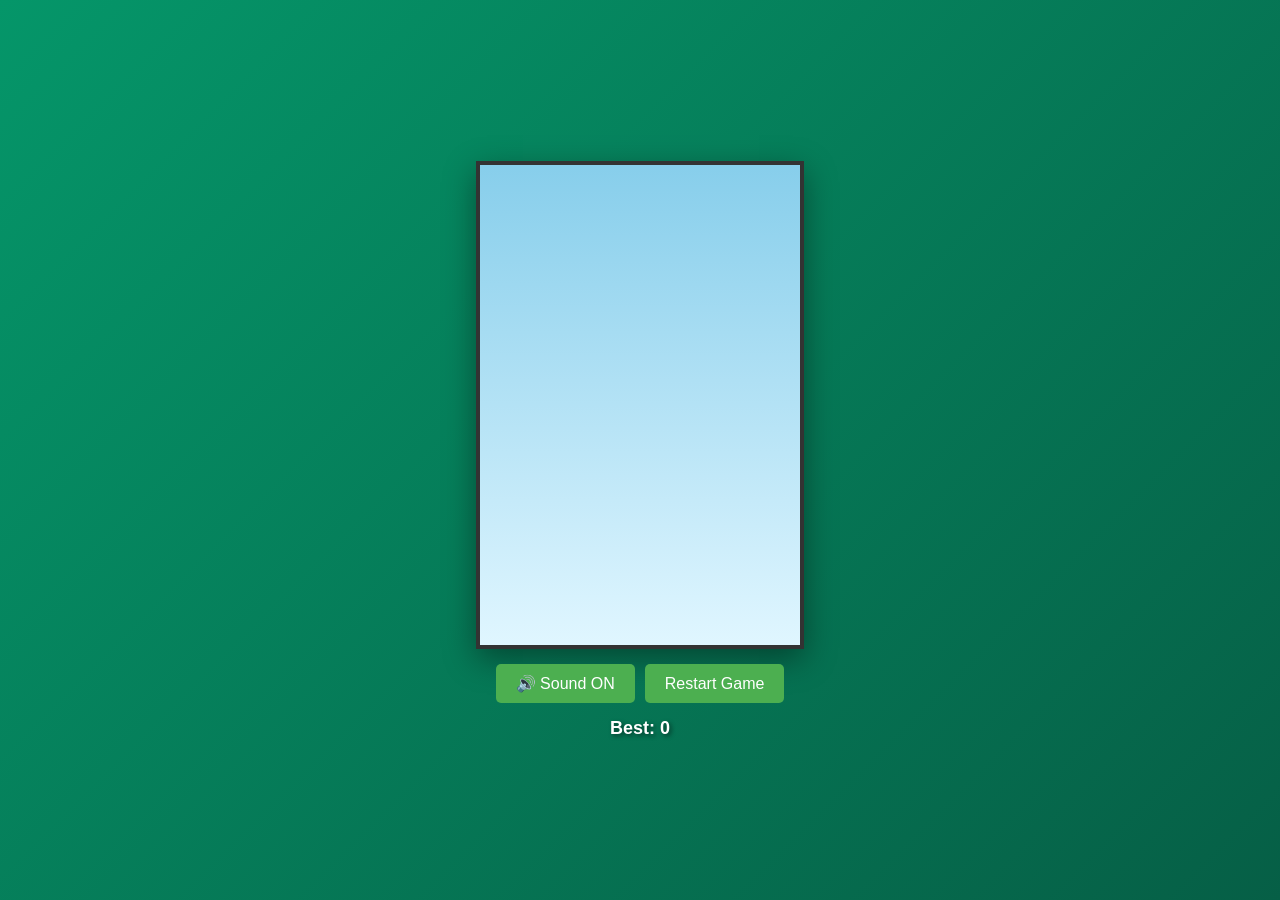
<file: flappy-bird.html>
<!DOCTYPE html>
<html lang="en">
<head>
    <meta charset="UTF-8">
    <meta name="viewport" content="width=device-width, initial-scale=1.0">
    <title>Flappy Bird - Enhanced</title>
    <link rel="stylesheet" href="style.css">
</head>
<body>
    <div class="game-container">
        <canvas id="gameCanvas" width="320" height="480"></canvas>
        <div class="controls">
            <button id="soundToggle" class="sound-btn">🔊 Sound ON</button>
            <button id="restartBtn" class="restart-btn">Restart Game</button>
        </div>
        <div class="stats">
            <div class="high-score">Best: <span id="highScore">0</span></div>
        </div>
    </div>
    <script src="game.js"></script>
</body>
</html>
</file>
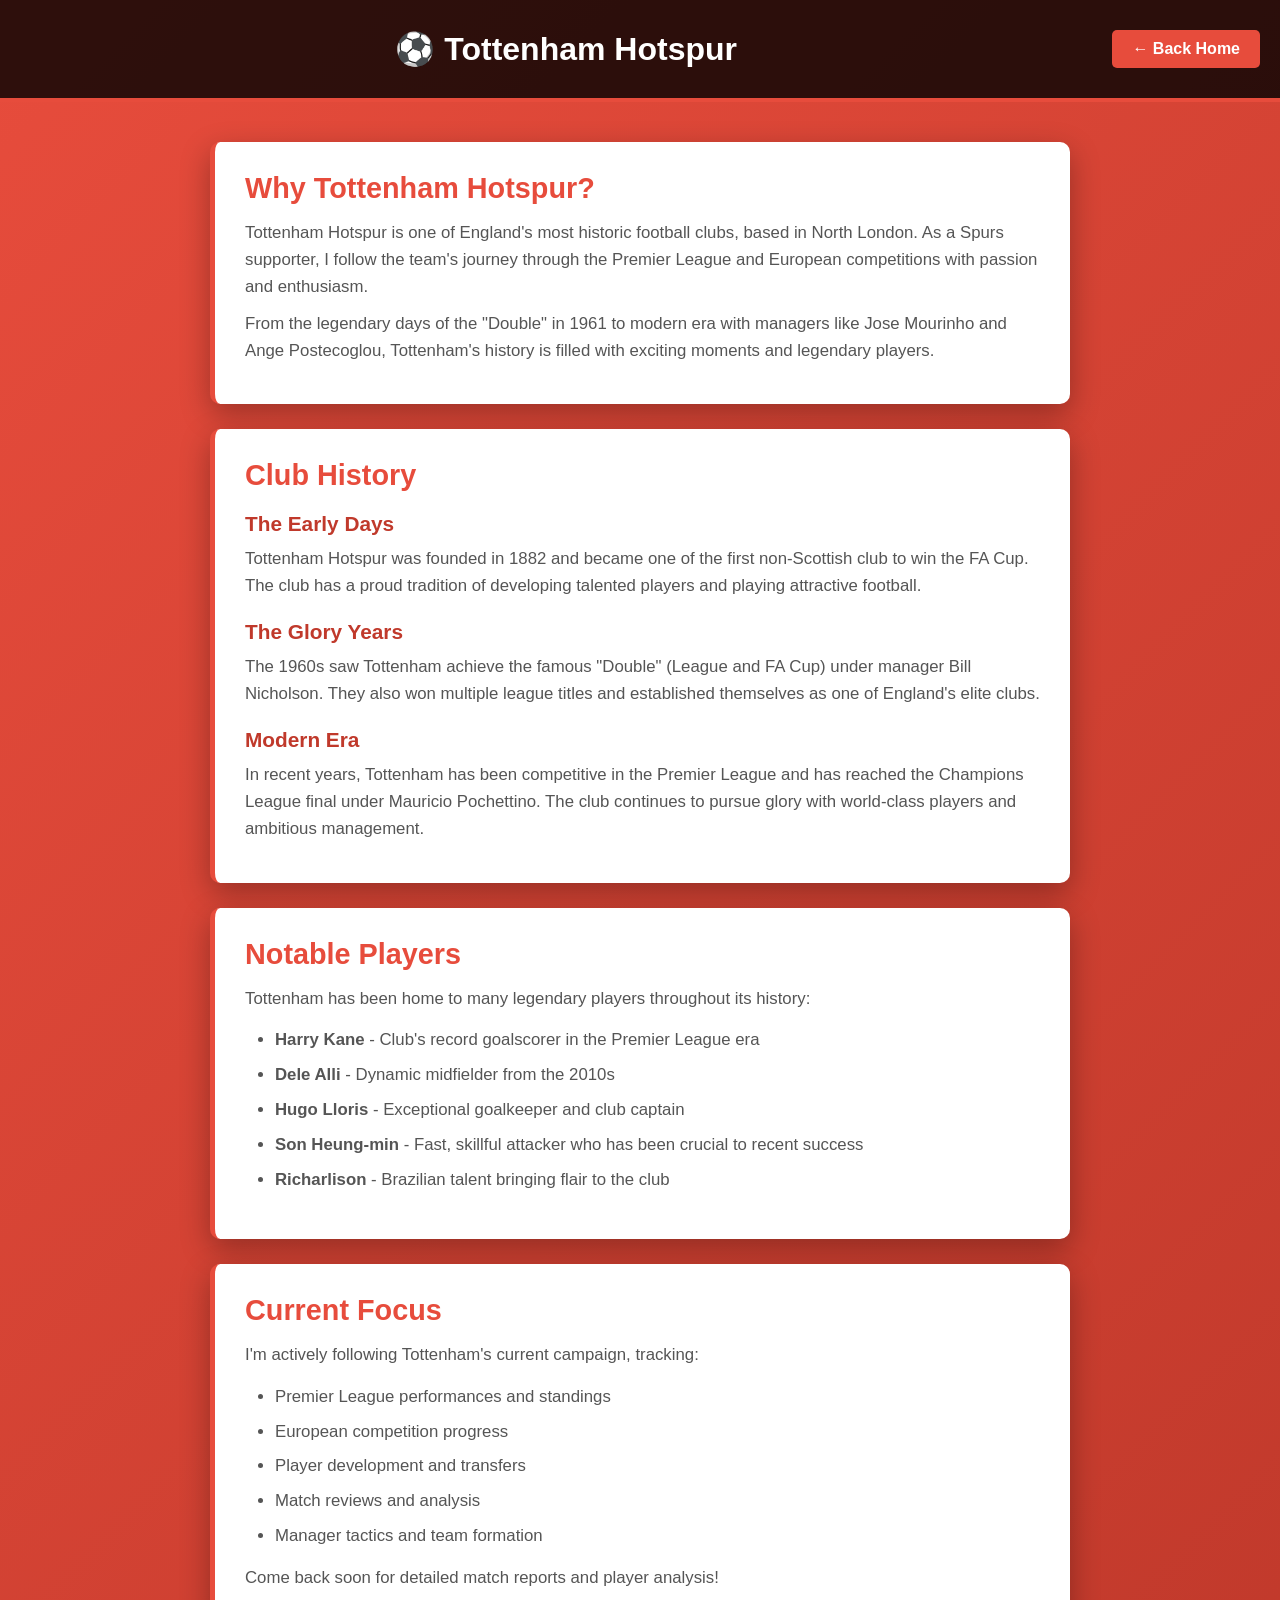
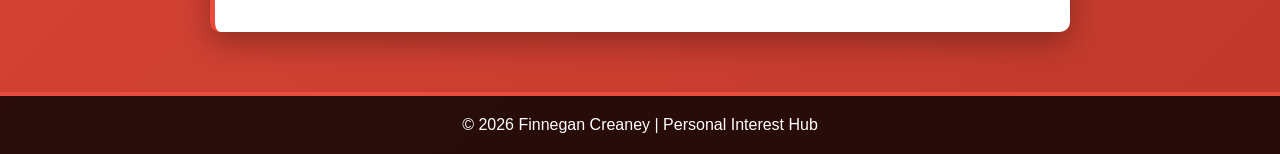
<file: Football.html>
<!DOCTYPE html>
<html lang="en">
<head>
    <meta charset="UTF-8">
    <meta name="viewport" content="width=device-width, initial-scale=1.0">
    <title>Football - Finnegan's Interests</title>
    <style>
        * {
            margin: 0;
            padding: 0;
            box-sizing: border-box;
        }

        body {
            font-family: 'Segoe UI', Tahoma, Geneva, Verdana, sans-serif;
            background: linear-gradient(135deg, #e74c3c 0%, #c0392b 100%);
            min-height: 100vh;
            color: #333;
        }

        header {
            background: rgba(0, 0, 0, 0.8);
            color: white;
            padding: 30px 20px;
            text-align: center;
            border-bottom: 4px solid #e74c3c;
            display: flex;
            justify-content: space-between;
            align-items: center;
        }

        header h1 {
            font-size: 2em;
            flex: 1;
        }

        .back-btn {
            background: #e74c3c;
            color: white;
            padding: 10px 20px;
            border-radius: 5px;
            text-decoration: none;
            font-weight: bold;
            transition: background 0.3s;
        }

        .back-btn:hover {
            background: #c0392b;
        }

        main {
            max-width: 900px;
            margin: 40px auto;
            padding: 0 20px;
        }

        .content-card {
            background: white;
            border-radius: 10px;
            padding: 30px;
            margin-bottom: 25px;
            box-shadow: 0 10px 30px rgba(0, 0, 0, 0.3);
            border-left: 5px solid #e74c3c;
        }

        .content-card h2 {
            color: #e74c3c;
            font-size: 1.8em;
            margin-bottom: 15px;
        }

        .content-card h3 {
            color: #c0392b;
            font-size: 1.3em;
            margin-top: 20px;
            margin-bottom: 10px;
        }

        .content-card p {
            font-size: 1.05em;
            line-height: 1.6;
            color: #555;
            margin: 10px 0;
        }

        .content-card ul {
            margin: 15px 0 15px 30px;
            font-size: 1.05em;
            line-height: 1.6;
            color: #555;
        }

        .content-card li {
            margin: 8px 0;
        }

        footer {
            background: rgba(0, 0, 0, 0.8);
            color: white;
            text-align: center;
            padding: 20px;
            margin-top: 60px;
            border-top: 4px solid #e74c3c;
        }

        @media (max-width: 768px) {
            header {
                flex-direction: column;
                gap: 15px;
            }

            header h1 {
                font-size: 1.5em;
            }

            .back-btn {
                width: 100%;
                text-align: center;
            }
        }
    </style>
</head>
<body>
    <header>
        <h1>⚽ Tottenham Hotspur</h1>
        <a href="index.html" class="back-btn">← Back Home</a>
    </header>

    <main>
        <div class="content-card">
            <h2>Why Tottenham Hotspur?</h2>
            <p>Tottenham Hotspur is one of England's most historic football clubs, based in North London. As a Spurs supporter, I follow the team's journey through the Premier League and European competitions with passion and enthusiasm.</p>
            <p>From the legendary days of the "Double" in 1961 to modern era with managers like Jose Mourinho and Ange Postecoglou, Tottenham's history is filled with exciting moments and legendary players.</p>
        </div>

        <div class="content-card">
            <h2>Club History</h2>
            <h3>The Early Days</h3>
            <p>Tottenham Hotspur was founded in 1882 and became one of the first non-Scottish club to win the FA Cup. The club has a proud tradition of developing talented players and playing attractive football.</p>
            
            <h3>The Glory Years</h3>
            <p>The 1960s saw Tottenham achieve the famous "Double" (League and FA Cup) under manager Bill Nicholson. They also won multiple league titles and established themselves as one of England's elite clubs.</p>
            
            <h3>Modern Era</h3>
            <p>In recent years, Tottenham has been competitive in the Premier League and has reached the Champions League final under Mauricio Pochettino. The club continues to pursue glory with world-class players and ambitious management.</p>
        </div>

        <div class="content-card">
            <h2>Notable Players</h2>
            <p>Tottenham has been home to many legendary players throughout its history:</p>
            <ul>
                <li><strong>Harry Kane</strong> - Club's record goalscorer in the Premier League era</li>
                <li><strong>Dele Alli</strong> - Dynamic midfielder from the 2010s</li>
                <li><strong>Hugo Lloris</strong> - Exceptional goalkeeper and club captain</li>
                <li><strong>Son Heung-min</strong> - Fast, skillful attacker who has been crucial to recent success</li>
                <li><strong>Richarlison</strong> - Brazilian talent bringing flair to the club</li>
            </ul>
        </div>

        <div class="content-card">
            <h2>Current Focus</h2>
            <p>I'm actively following Tottenham's current campaign, tracking:</p>
            <ul>
                <li>Premier League performances and standings</li>
                <li>European competition progress</li>
                <li>Player development and transfers</li>
                <li>Match reviews and analysis</li>
                <li>Manager tactics and team formation</li>
            </ul>
            <p>Come back soon for detailed match reports and player analysis!</p>
        </div>
    </main>

    <footer>
        <p>&copy; 2026 Finnegan Creaney | Personal Interest Hub</p>
    </footer>
</body>
</html>
</file>
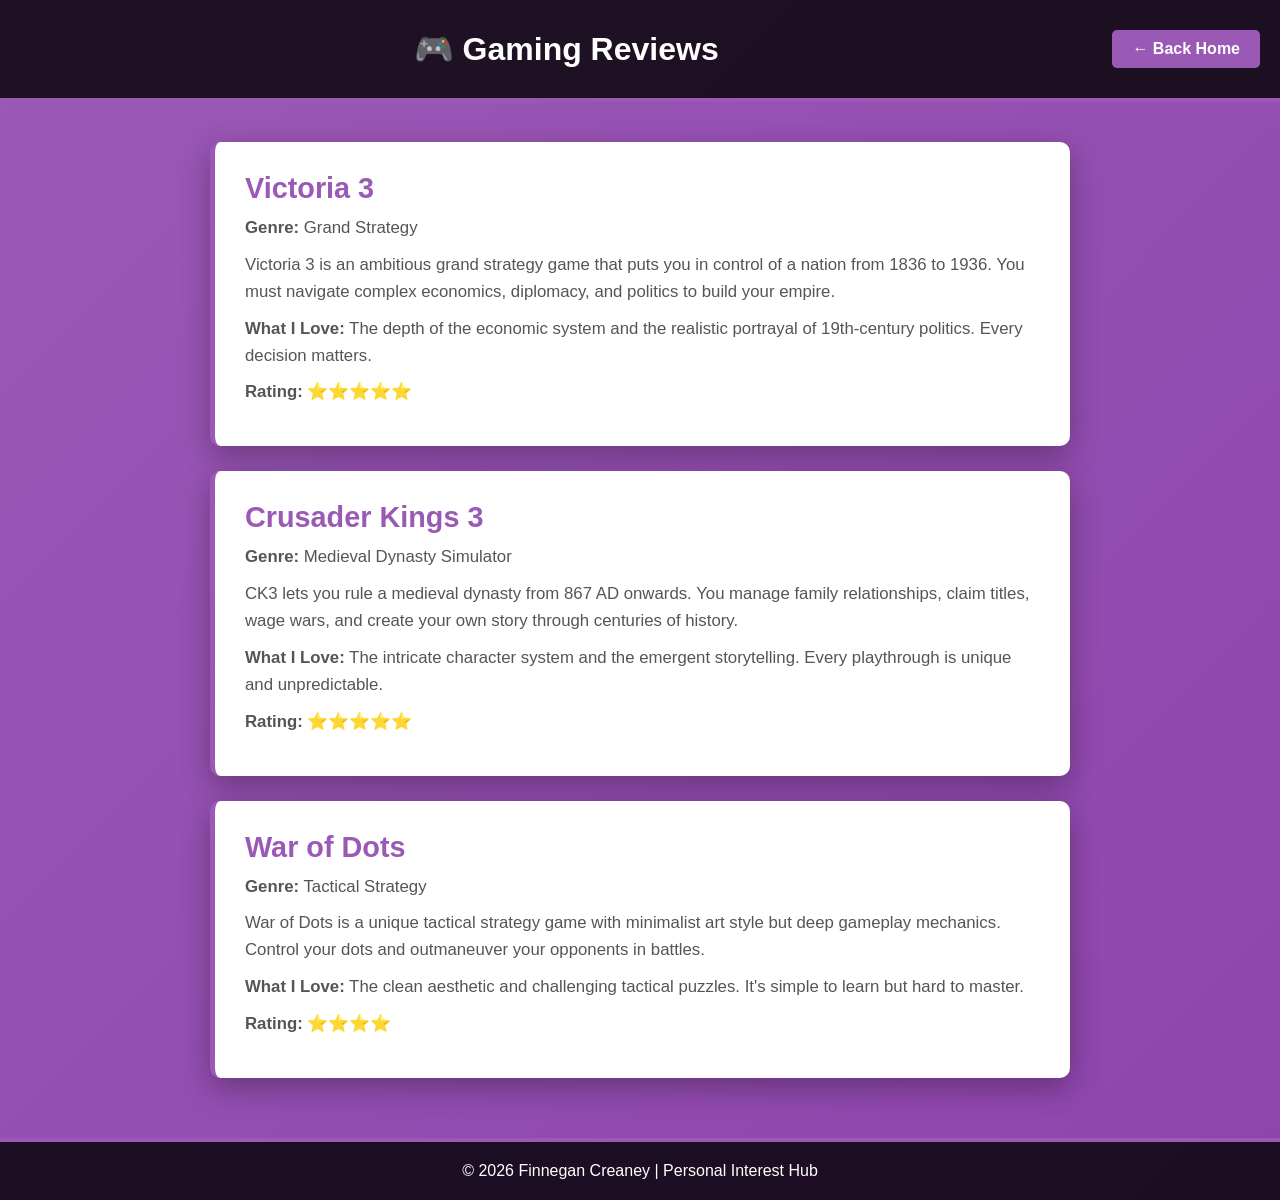
<file: Gaming.html>
<!DOCTYPE html>
<html lang="en">
<head>
    <meta charset="UTF-8">
    <meta name="viewport" content="width=device-width, initial-scale=1.0">
    <title>Gaming Reviews - Finnegan's Interests</title>
    <style>
        * {
            margin: 0;
            padding: 0;
            box-sizing: border-box;
        }

        body {
            font-family: 'Segoe UI', Tahoma, Geneva, Verdana, sans-serif;
            background: linear-gradient(135deg, #9b59b6 0%, #8e44ad 100%);
            min-height: 100vh;
            color: #333;
        }

        header {
            background: rgba(0, 0, 0, 0.8);
            color: white;
            padding: 30px 20px;
            text-align: center;
            border-bottom: 4px solid #9b59b6;
            display: flex;
            justify-content: space-between;
            align-items: center;
        }

        header h1 {
            font-size: 2em;
            flex: 1;
        }

        .back-btn {
            background: #9b59b6;
            color: white;
            padding: 10px 20px;
            border-radius: 5px;
            text-decoration: none;
            font-weight: bold;
            transition: background 0.3s;
        }

        .back-btn:hover {
            background: #8e44ad;
        }

        main {
            max-width: 900px;
            margin: 40px auto;
            padding: 0 20px;
        }

        .game-card {
            background: white;
            border-radius: 10px;
            padding: 30px;
            margin-bottom: 25px;
            box-shadow: 0 10px 30px rgba(0, 0, 0, 0.3);
            border-left: 5px solid #9b59b6;
        }

        .game-card h2 {
            color: #9b59b6;
            font-size: 1.8em;
            margin-bottom: 10px;
        }

        .game-card p {
            font-size: 1.05em;
            line-height: 1.6;
            color: #555;
            margin: 10px 0;
        }

        footer {
            background: rgba(0, 0, 0, 0.8);
            color: white;
            text-align: center;
            padding: 20px;
            margin-top: 60px;
            border-top: 4px solid #9b59b6;
        }

        @media (max-width: 768px) {
            header {
                flex-direction: column;
                gap: 15px;
            }

            header h1 {
                font-size: 1.5em;
            }

            .back-btn {
                width: 100%;
                text-align: center;
            }
        }
    </style>
</head>
<body>
    <header>
        <h1>🎮 Gaming Reviews</h1>
        <a href="index.html" class="back-btn">← Back Home</a>
    </header>

    <main>
        <div class="game-card">
            <h2>Victoria 3</h2>
            <p><strong>Genre:</strong> Grand Strategy</p>
            <p>Victoria 3 is an ambitious grand strategy game that puts you in control of a nation from 1836 to 1936. You must navigate complex economics, diplomacy, and politics to build your empire.</p>
            <p><strong>What I Love:</strong> The depth of the economic system and the realistic portrayal of 19th-century politics. Every decision matters.</p>
            <p><strong>Rating:</strong> ⭐⭐⭐⭐⭐</p>
        </div>

        <div class="game-card">
            <h2>Crusader Kings 3</h2>
            <p><strong>Genre:</strong> Medieval Dynasty Simulator</p>
            <p>CK3 lets you rule a medieval dynasty from 867 AD onwards. You manage family relationships, claim titles, wage wars, and create your own story through centuries of history.</p>
            <p><strong>What I Love:</strong> The intricate character system and the emergent storytelling. Every playthrough is unique and unpredictable.</p>
            <p><strong>Rating:</strong> ⭐⭐⭐⭐⭐</p>
        </div>

        <div class="game-card">
            <h2>War of Dots</h2>
            <p><strong>Genre:</strong> Tactical Strategy</p>
            <p>War of Dots is a unique tactical strategy game with minimalist art style but deep gameplay mechanics. Control your dots and outmaneuver your opponents in battles.</p>
            <p><strong>What I Love:</strong> The clean aesthetic and challenging tactical puzzles. It's simple to learn but hard to master.</p>
            <p><strong>Rating:</strong> ⭐⭐⭐⭐</p>
        </div>
    </main>

    <footer>
        <p>&copy; 2026 Finnegan Creaney | Personal Interest Hub</p>
    </footer>
</body>
</html>
</file>
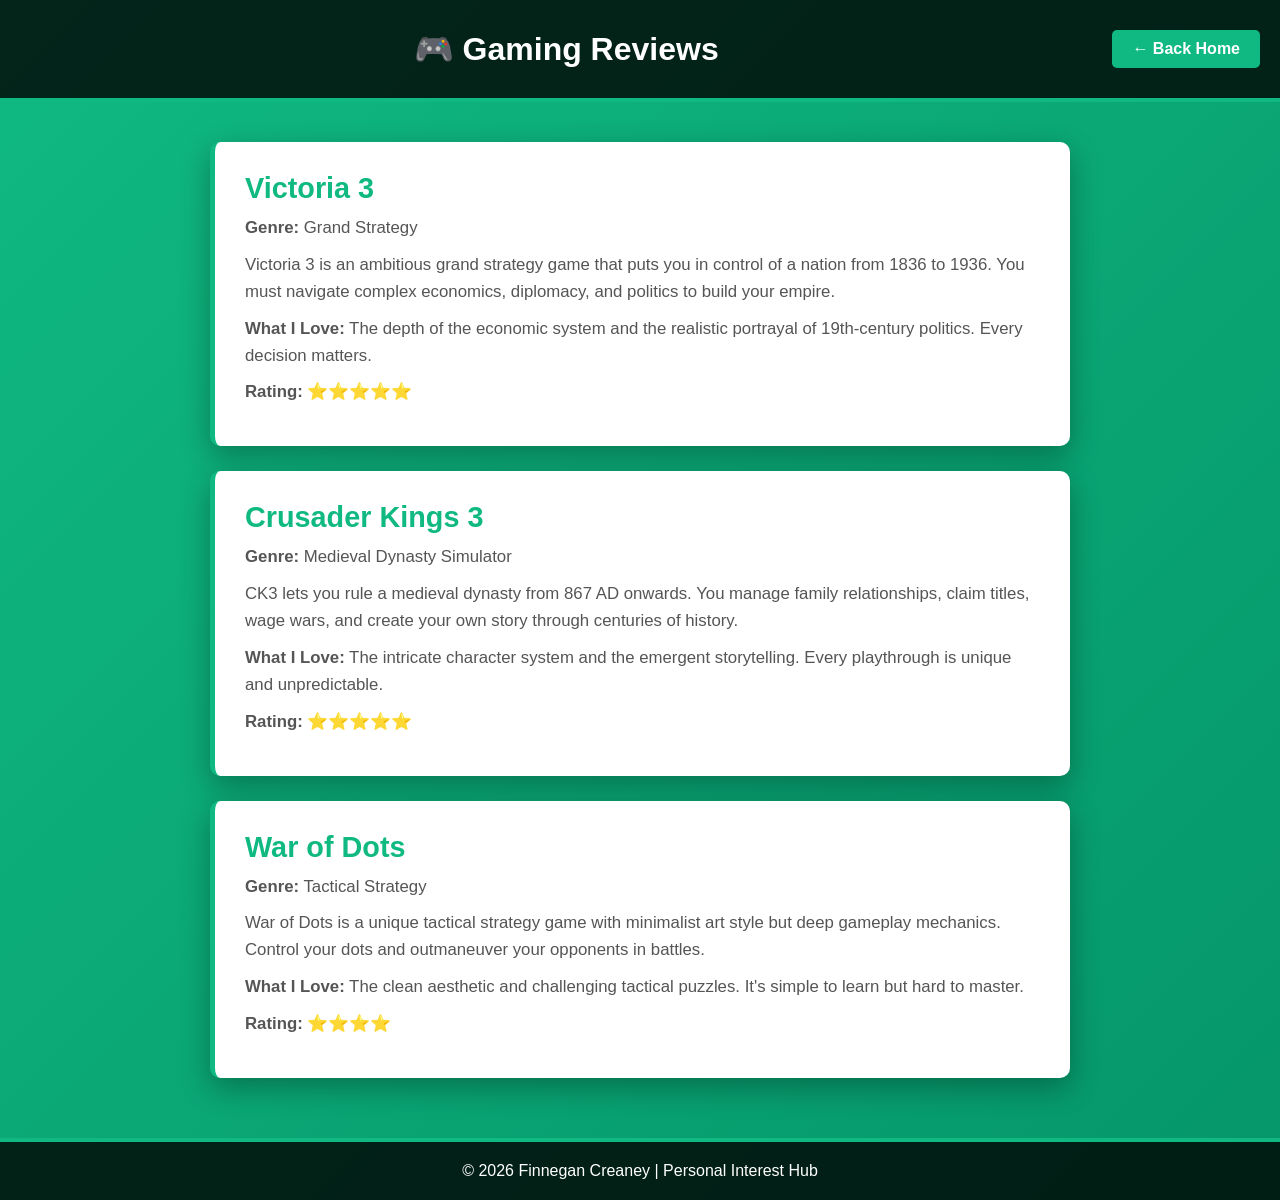
<file: gaming.html>
<!DOCTYPE html>
<html lang="en">
<head>
    <meta charset="UTF-8">
    <meta name="viewport" content="width=device-width, initial-scale=1.0">
    <title>Gaming Reviews - Finnegan's Interests</title>
    <style>
        * {
            margin: 0;
            padding: 0;
            box-sizing: border-box;
        }

        body {
            font-family: 'Segoe UI', Tahoma, Geneva, Verdana, sans-serif;
            background: linear-gradient(135deg, #10b981 0%, #059669 100%);
            min-height: 100vh;
            color: #333;
        }

        header {
            background: rgba(0, 0, 0, 0.8);
            color: white;
            padding: 30px 20px;
            text-align: center;
            border-bottom: 4px solid #10b981;
            display: flex;
            justify-content: space-between;
            align-items: center;
        }

        header h1 {
            font-size: 2em;
            flex: 1;
        }

        .back-btn {
            background: #10b981;
            color: white;
            padding: 10px 20px;
            border-radius: 5px;
            text-decoration: none;
            font-weight: bold;
            transition: background 0.3s;
        }

        .back-btn:hover {
            background: #059669;
        }

        main {
            max-width: 900px;
            margin: 40px auto;
            padding: 0 20px;
        }

        .game-card {
            background: white;
            border-radius: 10px;
            padding: 30px;
            margin-bottom: 25px;
            box-shadow: 0 10px 30px rgba(0, 0, 0, 0.3);
            border-left: 5px solid #10b981;
        }

        .game-card h2 {
            color: #10b981;
            font-size: 1.8em;
            margin-bottom: 10px;
        }

        .game-card p {
            font-size: 1.05em;
            line-height: 1.6;
            color: #555;
            margin: 10px 0;
        }

        footer {
            background: rgba(0, 0, 0, 0.8);
            color: white;
            text-align: center;
            padding: 20px;
            margin-top: 60px;
            border-top: 4px solid #10b981;
        }

        @media (max-width: 768px) {
            header {
                flex-direction: column;
                gap: 15px;
            }

            header h1 {
                font-size: 1.5em;
            }

            .back-btn {
                width: 100%;
                text-align: center;
            }
        }
    </style>
</head>
<body>
    <header>
        <h1>🎮 Gaming Reviews</h1>
        <a href="index.html" class="back-btn">← Back Home</a>
    </header>

    <main>
        <div class="game-card">
            <h2>Victoria 3</h2>
            <p><strong>Genre:</strong> Grand Strategy</p>
            <p>Victoria 3 is an ambitious grand strategy game that puts you in control of a nation from 1836 to 1936. You must navigate complex economics, diplomacy, and politics to build your empire.</p>
            <p><strong>What I Love:</strong> The depth of the economic system and the realistic portrayal of 19th-century politics. Every decision matters.</p>
            <p><strong>Rating:</strong> ⭐⭐⭐⭐⭐</p>
        </div>

        <div class="game-card">
            <h2>Crusader Kings 3</h2>
            <p><strong>Genre:</strong> Medieval Dynasty Simulator</p>
            <p>CK3 lets you rule a medieval dynasty from 867 AD onwards. You manage family relationships, claim titles, wage wars, and create your own story through centuries of history.</p>
            <p><strong>What I Love:</strong> The intricate character system and the emergent storytelling. Every playthrough is unique and unpredictable.</p>
            <p><strong>Rating:</strong> ⭐⭐⭐⭐⭐</p>
        </div>

        <div class="game-card">
            <h2>War of Dots</h2>
            <p><strong>Genre:</strong> Tactical Strategy</p>
            <p>War of Dots is a unique tactical strategy game with minimalist art style but deep gameplay mechanics. Control your dots and outmaneuver your opponents in battles.</p>
            <p><strong>What I Love:</strong> The clean aesthetic and challenging tactical puzzles. It's simple to learn but hard to master.</p>
            <p><strong>Rating:</strong> ⭐⭐⭐⭐</p>
        </div>
    </main>

    <footer>
        <p>&copy; 2026 Finnegan Creaney | Personal Interest Hub</p>
    </footer>
</body>
</html>
</file>
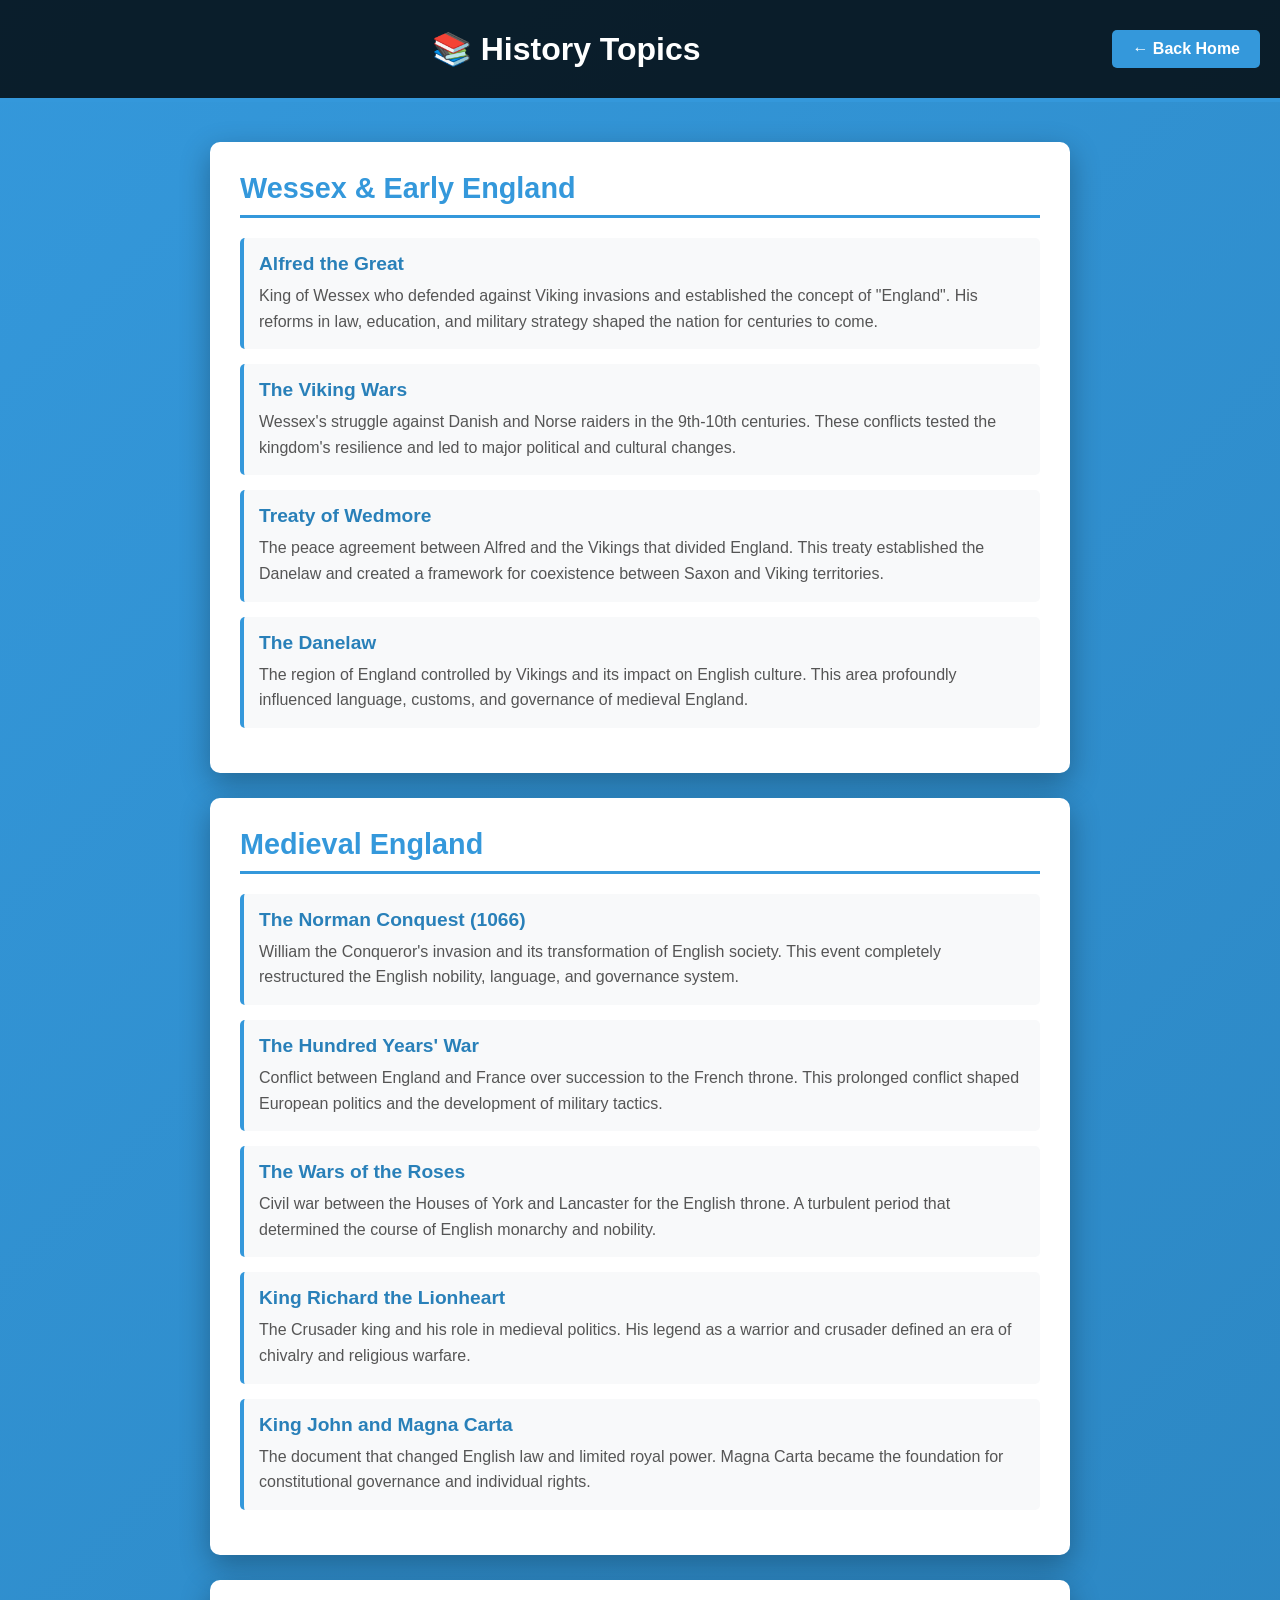
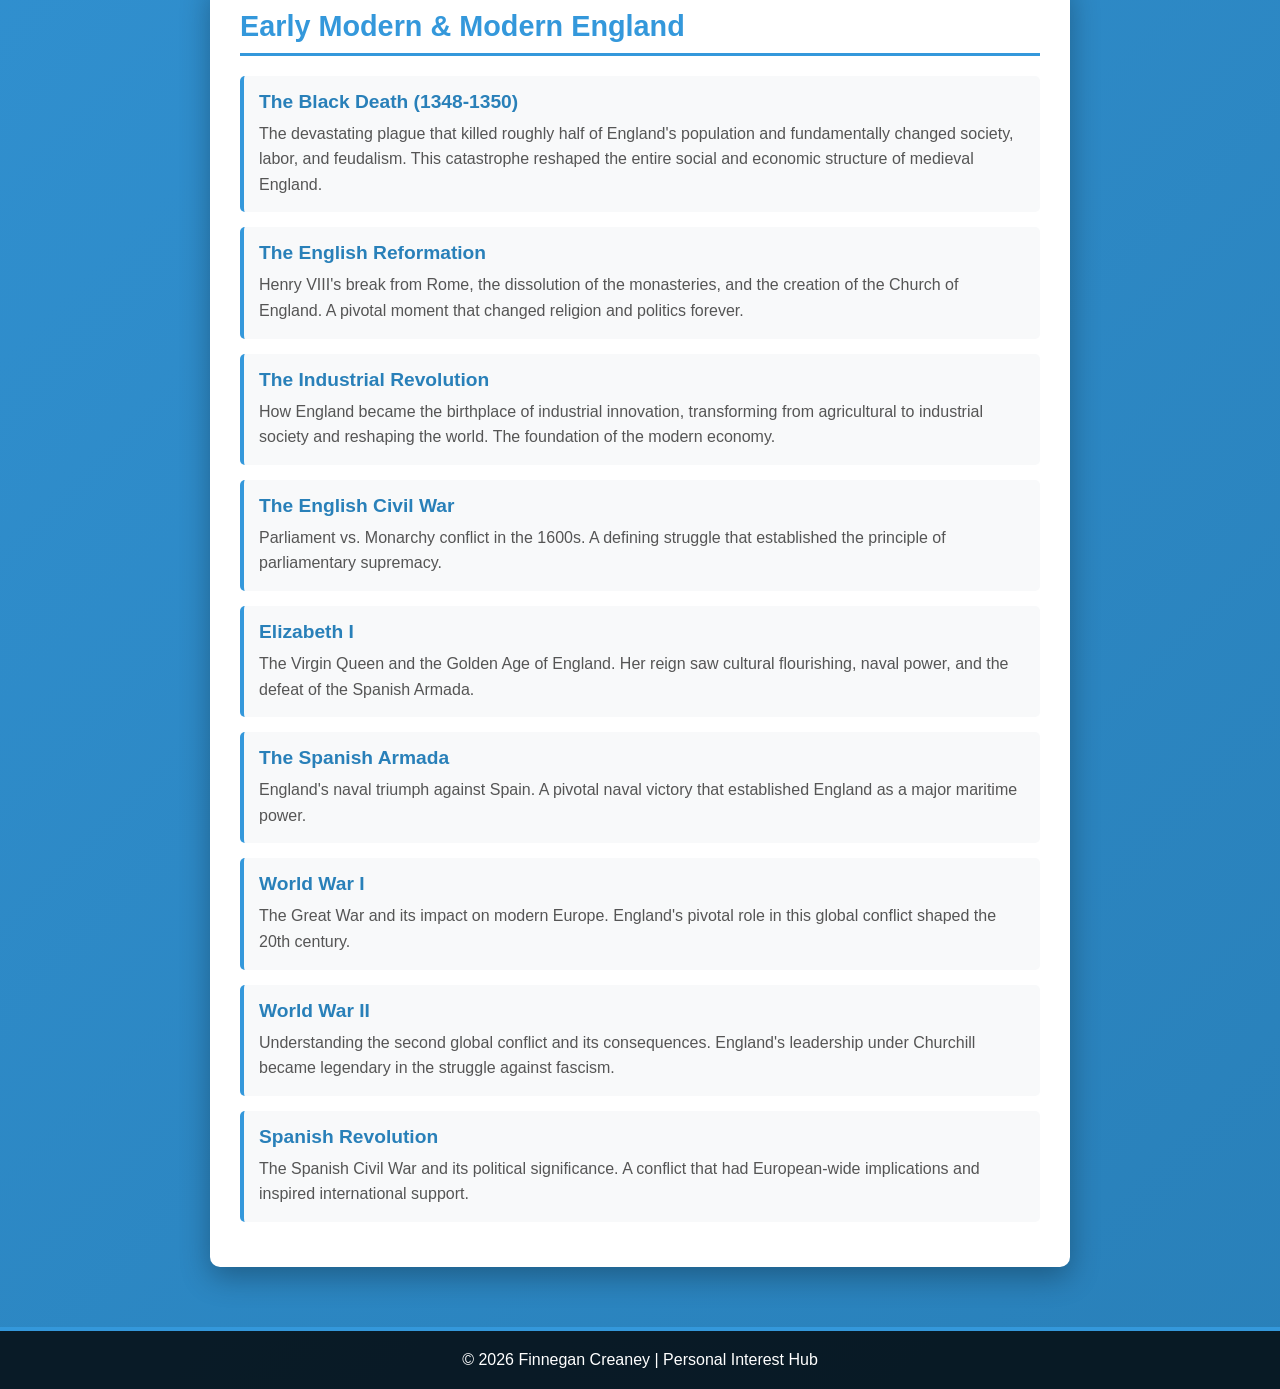
<file: History.html>
<!DOCTYPE html>
<html lang="en">
<head>
    <meta charset="UTF-8">
    <meta name="viewport" content="width=device-width, initial-scale=1.0">
    <title>History Topics - Finnegan's Interests</title>
    <style>
        * {
            margin: 0;
            padding: 0;
            box-sizing: border-box;
        }

        body {
            font-family: 'Segoe UI', Tahoma, Geneva, Verdana, sans-serif;
            background: linear-gradient(135deg, #3498db 0%, #2980b9 100%);
            min-height: 100vh;
            color: #333;
        }

        header {
            background: rgba(0, 0, 0, 0.8);
            color: white;
            padding: 30px 20px;
            text-align: center;
            border-bottom: 4px solid #3498db;
            display: flex;
            justify-content: space-between;
            align-items: center;
        }

        header h1 {
            font-size: 2em;
            flex: 1;
        }

        .back-btn {
            background: #3498db;
            color: white;
            padding: 10px 20px;
            border-radius: 5px;
            text-decoration: none;
            font-weight: bold;
            transition: background 0.3s;
        }

        .back-btn:hover {
            background: #2980b9;
        }

        main {
            max-width: 900px;
            margin: 40px auto;
            padding: 0 20px;
        }

        .topic-section {
            background: white;
            border-radius: 10px;
            padding: 30px;
            margin-bottom: 25px;
            box-shadow: 0 10px 30px rgba(0, 0, 0, 0.3);
        }

        .topic-section h2 {
            color: #3498db;
            font-size: 1.8em;
            margin-bottom: 20px;
            border-bottom: 3px solid #3498db;
            padding-bottom: 10px;
        }

        .topic-card {
            background: #f8f9fa;
            border-left: 4px solid #3498db;
            padding: 15px;
            margin: 15px 0;
            border-radius: 5px;
        }

        .topic-card h3 {
            color: #2980b9;
            font-size: 1.2em;
            margin-bottom: 8px;
        }

        .topic-card p {
            font-size: 1em;
            line-height: 1.6;
            color: #555;
        }

        footer {
            background: rgba(0, 0, 0, 0.8);
            color: white;
            text-align: center;
            padding: 20px;
            margin-top: 60px;
            border-top: 4px solid #3498db;
        }

        @media (max-width: 768px) {
            header {
                flex-direction: column;
                gap: 15px;
            }

            header h1 {
                font-size: 1.5em;
            }

            .back-btn {
                width: 100%;
                text-align: center;
            }
        }
    </style>
</head>
<body>
    <header>
        <h1>📚 History Topics</h1>
        <a href="index.html" class="back-btn">← Back Home</a>
    </header>

    <main>
        <div class="topic-section">
            <h2>Wessex & Early England</h2>
            
            <div class="topic-card">
                <h3>Alfred the Great</h3>
                <p>King of Wessex who defended against Viking invasions and established the concept of "England". His reforms in law, education, and military strategy shaped the nation for centuries to come.</p>
            </div>

            <div class="topic-card">
                <h3>The Viking Wars</h3>
                <p>Wessex's struggle against Danish and Norse raiders in the 9th-10th centuries. These conflicts tested the kingdom's resilience and led to major political and cultural changes.</p>
            </div>

            <div class="topic-card">
                <h3>Treaty of Wedmore</h3>
                <p>The peace agreement between Alfred and the Vikings that divided England. This treaty established the Danelaw and created a framework for coexistence between Saxon and Viking territories.</p>
            </div>

            <div class="topic-card">
                <h3>The Danelaw</h3>
                <p>The region of England controlled by Vikings and its impact on English culture. This area profoundly influenced language, customs, and governance of medieval England.</p>
            </div>
        </div>

        <div class="topic-section">
            <h2>Medieval England</h2>
            
            <div class="topic-card">
                <h3>The Norman Conquest (1066)</h3>
                <p>William the Conqueror's invasion and its transformation of English society. This event completely restructured the English nobility, language, and governance system.</p>
            </div>

            <div class="topic-card">
                <h3>The Hundred Years' War</h3>
                <p>Conflict between England and France over succession to the French throne. This prolonged conflict shaped European politics and the development of military tactics.</p>
            </div>

            <div class="topic-card">
                <h3>The Wars of the Roses</h3>
                <p>Civil war between the Houses of York and Lancaster for the English throne. A turbulent period that determined the course of English monarchy and nobility.</p>
            </div>

            <div class="topic-card">
                <h3>King Richard the Lionheart</h3>
                <p>The Crusader king and his role in medieval politics. His legend as a warrior and crusader defined an era of chivalry and religious warfare.</p>
            </div>

            <div class="topic-card">
                <h3>King John and Magna Carta</h3>
                <p>The document that changed English law and limited royal power. Magna Carta became the foundation for constitutional governance and individual rights.</p>
            </div>
        </div>

        <div class="topic-section">
            <h2>Early Modern & Modern England</h2>
            
            <div class="topic-card">
                <h3>The Black Death (1348-1350)</h3>
                <p>The devastating plague that killed roughly half of England's population and fundamentally changed society, labor, and feudalism. This catastrophe reshaped the entire social and economic structure of medieval England.</p>
            </div>

            <div class="topic-card">
                <h3>The English Reformation</h3>
                <p>Henry VIII's break from Rome, the dissolution of the monasteries, and the creation of the Church of England. A pivotal moment that changed religion and politics forever.</p>
            </div>

            <div class="topic-card">
                <h3>The Industrial Revolution</h3>
                <p>How England became the birthplace of industrial innovation, transforming from agricultural to industrial society and reshaping the world. The foundation of the modern economy.</p>
            </div>

            <div class="topic-card">
                <h3>The English Civil War</h3>
                <p>Parliament vs. Monarchy conflict in the 1600s. A defining struggle that established the principle of parliamentary supremacy.</p>
            </div>

            <div class="topic-card">
                <h3>Elizabeth I</h3>
                <p>The Virgin Queen and the Golden Age of England. Her reign saw cultural flourishing, naval power, and the defeat of the Spanish Armada.</p>
            </div>

            <div class="topic-card">
                <h3>The Spanish Armada</h3>
                <p>England's naval triumph against Spain. A pivotal naval victory that established England as a major maritime power.</p>
            </div>

            <div class="topic-card">
                <h3>World War I</h3>
                <p>The Great War and its impact on modern Europe. England's pivotal role in this global conflict shaped the 20th century.</p>
            </div>

            <div class="topic-card">
                <h3>World War II</h3>
                <p>Understanding the second global conflict and its consequences. England's leadership under Churchill became legendary in the struggle against fascism.</p>
            </div>

            <div class="topic-card">
                <h3>Spanish Revolution</h3>
                <p>The Spanish Civil War and its political significance. A conflict that had European-wide implications and inspired international support.</p>
            </div>
        </div>
    </main>

    <footer>
        <p>&copy; 2026 Finnegan Creaney | Personal Interest Hub</p>
    </footer>
</body>
</html>
</file>
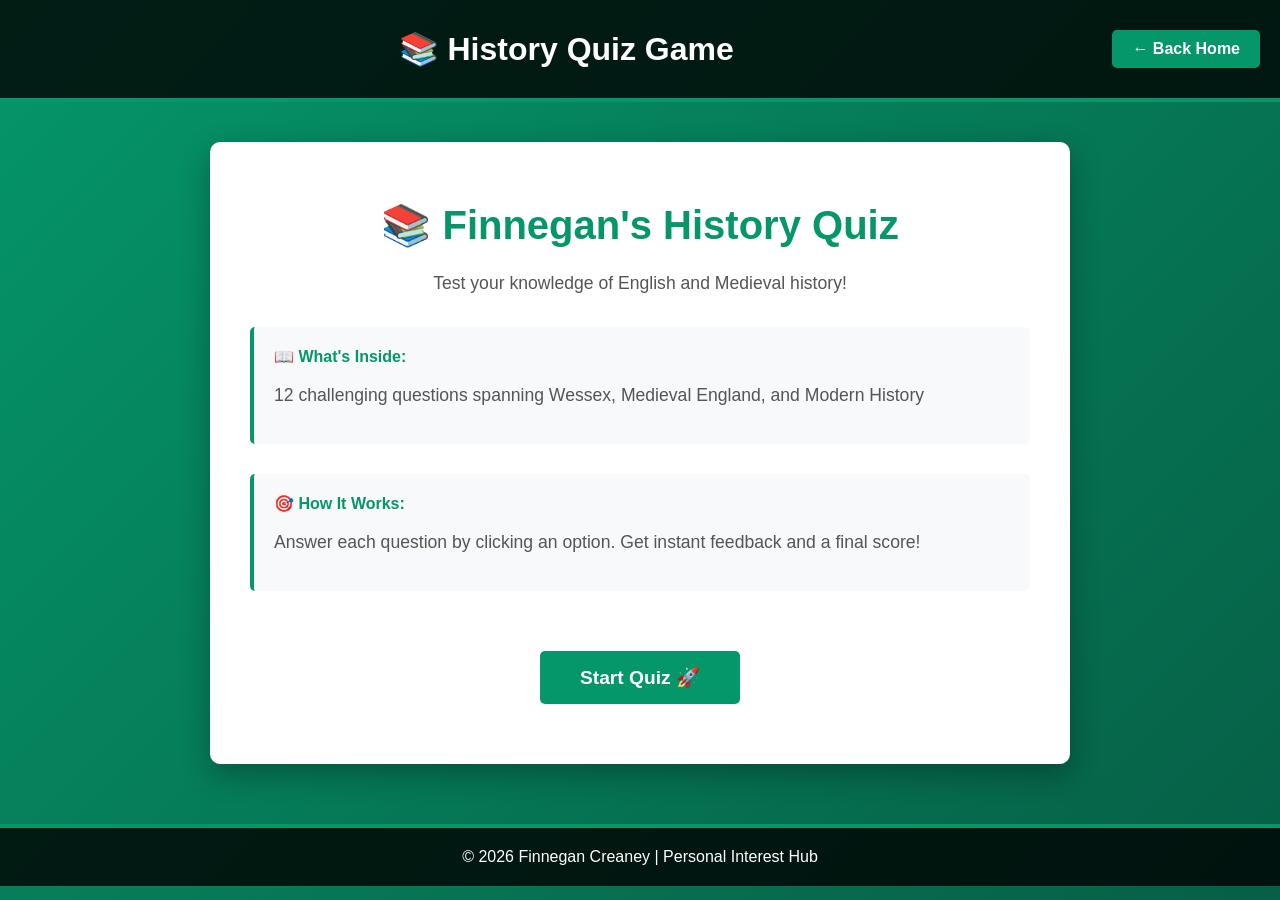
<file: quiz.html>
<!DOCTYPE html>
<html lang="en">
<head>
    <meta charset="UTF-8">
    <meta name="viewport" content="width=device-width, initial-scale=1.0">
    <title>History Quiz Game - Finnegan's Interests</title>
    <style>
        * {
            margin: 0;
            padding: 0;
            box-sizing: border-box;
        }

        body {
            font-family: 'Segoe UI', Tahoma, Geneva, Verdana, sans-serif;
            background: linear-gradient(135deg, #059669 0%, #065f46 100%);
            min-height: 100vh;
            color: #333;
        }

        header {
            background: rgba(0, 0, 0, 0.8);
            color: white;
            padding: 30px 20px;
            text-align: center;
            border-bottom: 4px solid #059669;
            display: flex;
            justify-content: space-between;
            align-items: center;
        }

        header h1 {
            font-size: 2em;
            flex: 1;
        }

        .back-btn {
            background: #059669;
            color: white;
            padding: 10px 20px;
            border-radius: 5px;
            text-decoration: none;
            font-weight: bold;
            transition: background 0.3s;
            cursor: pointer;
            border: none;
            font-size: 1em;
        }

        .back-btn:hover {
            background: #065f46;
        }

        main {
            max-width: 900px;
            margin: 40px auto;
            padding: 0 20px;
        }

        .screen {
            display: none;
        }

        .screen.active {
            display: block;
        }

        /* Start Screen */
        .start-screen {
            background: white;
            border-radius: 10px;
            padding: 60px 40px;
            box-shadow: 0 10px 30px rgba(0, 0, 0, 0.3);
            text-align: center;
        }

        .start-screen h2 {
            color: #059669;
            font-size: 2.5em;
            margin-bottom: 20px;
        }

        .start-screen p {
            font-size: 1.1em;
            color: #555;
            margin: 15px 0;
            line-height: 1.6;
        }

        .info-box {
            background: #f8f9fa;
            border-left: 4px solid #059669;
            padding: 20px;
            margin: 30px 0;
            border-radius: 5px;
            text-align: left;
        }

        .info-box strong {
            color: #059669;
        }

        .start-btn {
            background: #059669;
            color: white;
            padding: 15px 40px;
            border: none;
            border-radius: 5px;
            font-size: 1.2em;
            font-weight: bold;
            cursor: pointer;
            transition: background 0.3s;
            margin-top: 30px;
        }

        .start-btn:hover {
            background: #065f46;
        }

        /* Quiz Screen */
        .quiz-screen {
            background: white;
            border-radius: 10px;
            padding: 40px;
            box-shadow: 0 10px 30px rgba(0, 0, 0, 0.3);
        }

        .progress-container {
            margin-bottom: 30px;
        }

        .progress-text {
            font-size: 1em;
            color: #555;
            margin-bottom: 10px;
        }

        .progress-bar {
            width: 100%;
            height: 15px;
            background: #e0e0e0;
            border-radius: 10px;
            overflow: hidden;
        }

        .progress-fill {
            height: 100%;
            background: #059669;
            transition: width 0.3s;
        }

        .category-badge {
            display: inline-block;
            background: #059669;
            color: white;
            padding: 5px 15px;
            border-radius: 20px;
            font-size: 0.9em;
            margin-bottom: 15px;
        }

        .question-container {
            margin: 30px 0;
        }

        .question-text {
            font-size: 1.5em;
            font-weight: bold;
            color: #333;
            margin-bottom: 30px;
            line-height: 1.4;
        }

        .options-container {
            display: flex;
            flex-direction: column;
            gap: 15px;
        }

        .option-btn {
            background: #f0f0f0;
            border: 2px solid #ddd;
            padding: 15px 20px;
            border-radius: 8px;
            font-size: 1.05em;
            cursor: pointer;
            transition: all 0.3s;
            text-align: left;
        }

        .option-btn:hover:not(:disabled) {
            background: #e8e8e8;
            border-color: #059669;
        }

        .option-btn.selected {
            background: #059669;
            color: white;
            border-color: #059669;
        }

        .option-btn.correct {
            background: #46a049;
            color: white;
            border-color: #46a049;
        }

        .option-btn.incorrect {
            background: #e74c3c;
            color: white;
            border-color: #e74c3c;
        }

        .option-btn:disabled {
            cursor: not-allowed;
        }

        .next-btn {
            background: #059669;
            color: white;
            padding: 12px 30px;
            border: none;
            border-radius: 5px;
            font-size: 1.1em;
            font-weight: bold;
            cursor: pointer;
            transition: background 0.3s;
            margin-top: 30px;
            display: none;
        }

        .next-btn.show {
            display: block;
        }

        .next-btn:hover {
            background: #065f46;
        }

        /* Result Screen */
        .result-screen {
            background: white;
            border-radius: 10px;
            padding: 60px 40px;
            box-shadow: 0 10px 30px rgba(0, 0, 0, 0.3);
            text-align: center;
        }

        .result-screen h2 {
            color: #059669;
            font-size: 2.5em;
            margin-bottom: 30px;
        }

        .score-display {
            font-size: 3em;
            color: #46a049;
            font-weight: bold;
            margin: 30px 0;
        }

        .percentage-display {
            font-size: 1.8em;
            color: #059669;
            margin-bottom: 20px;
        }

        .rating-message {
            font-size: 1.2em;
            margin: 30px 0;
            padding: 20px;
            border-radius: 8px;
            background: #f0f0f0;
        }

        .rating-message.perfect {
            background: #d4edda;
            color: #155724;
        }

        .rating-message.excellent {
            background: #d1ecf1;
            color: #0c5460;
        }

        .rating-message.good {
            background: #fff3cd;
            color: #856404;
        }

        .rating-message.keep-learning {
            background: #f8d7da;
            color: #721c24;
        }

        .retake-btn {
            background: #059669;
            color: white;
            padding: 15px 40px;
            border: none;
            border-radius: 5px;
            font-size: 1.2em;
            font-weight: bold;
            cursor: pointer;
            transition: background 0.3s;
            margin-top: 30px;
        }

        .retake-btn:hover {
            background: #065f46;
        }

        footer {
            background: rgba(0, 0, 0, 0.8);
            color: white;
            text-align: center;
            padding: 20px;
            margin-top: 60px;
            border-top: 4px solid #059669;
        }

        @media (max-width: 768px) {
            header {
                flex-direction: column;
                gap: 15px;
            }

            header h1 {
                font-size: 1.5em;
            }

            .back-btn {
                width: 100%;
            }

            .question-text {
                font-size: 1.2em;
            }

            .score-display {
                font-size: 2em;
            }
        }
    </style>
</head>
<body>
    <header>
        <h1>📚 History Quiz Game</h1>
        <button class="back-btn" onclick="goHome()">← Back Home</button>
    </header>

    <main>
        <!-- Start Screen -->
        <div class="screen active" id="startScreen">
            <div class="start-screen">
                <h2>📚 Finnegan's History Quiz</h2>
                <p>Test your knowledge of English and Medieval history!</p>
                
                <div class="info-box">
                    <strong>📖 What's Inside:</strong>
                    <p>12 challenging questions spanning Wessex, Medieval England, and Modern History</p>
                </div>

                <div class="info-box">
                    <strong>🎯 How It Works:</strong>
                    <p>Answer each question by clicking an option. Get instant feedback and a final score!</p>
                </div>

                <button class="start-btn" onclick="startQuiz()">Start Quiz 🚀</button>
            </div>
        </div>

        <!-- Quiz Screen -->
        <div class="screen" id="quizScreen">
            <div class="quiz-screen">
                <div class="progress-container">
                    <div class="progress-text">Question <span id="currentQuestion">1</span> / <span id="totalQuestions">12</span></div>
                    <div class="progress-bar">
                        <div class="progress-fill" id="progressFill"></div>
                    </div>
                </div>

                <div class="category-badge" id="categoryBadge">Category</div>

                <div class="question-container">
                    <div class="question-text" id="questionText">Question will appear here</div>
                    <div class="options-container" id="optionsContainer"></div>
                </div>

                <button class="next-btn" id="nextBtn" onclick="nextQuestion()">Next Question →</button>
            </div>
        </div>

        <!-- Result Screen -->
        <div class="screen" id="resultScreen">
            <div class="result-screen">
                <h2>Quiz Complete! 🎉</h2>
                <div class="score-display" id="finalScore">12 / 12</div>
                <div class="percentage-display" id="percentageDisplay">100%</div>
                <div class="rating-message" id="ratingMessage">Perfect Score! 🏆</div>
                <button class="retake-btn" onclick="restartQuiz()">Retake Quiz</button>
            </div>
        </div>
    </main>

    <footer>
        <p>&copy; 2026 Finnegan Creaney | Personal Interest Hub</p>
    </footer>

    <script>
        // Quiz Data
        const QUIZ_QUESTIONS = [
            {
                question: "Who was the King of Wessex that defended against Viking invasions?",
                options: ["Alfred the Great", "William the Conqueror", "Richard the Lionheart", "King John"],
                correct: 0,
                category: "Wessex"
            },
            {
                question: "In what year was the Treaty of Wedmore signed?",
                options: ["878 AD", "1066 AD", "1215 AD", "1348 AD"],
                correct: 0,
                category: "Wessex"
            },
            {
                question: "What was the Danelaw?",
                options: ["Region controlled by Vikings", "A peace treaty", "A Viking weapon", "Alfred's law code"],
                correct: 0,
                category: "Wessex"
            },
            {
                question: "What year was the Norman Conquest?",
                options: ["1066", "1215", "1348", "1453"],
                correct: 0,
                category: "Medieval"
            },
            {
                question: "Who created the Magna Carta?",
                options: ["King John", "Richard the Lionheart", "William the Conqueror", "Henry VIII"],
                correct: 0,
                category: "Medieval"
            },
            {
                question: "What conflict was fought between the Houses of York and Lancaster?",
                options: ["Wars of the Roses", "Hundred Years' War", "Norman Conquest", "English Civil War"],
                correct: 0,
                category: "Medieval"
            },
            {
                question: "What devastating event killed roughly half of England's population (1348-1350)?",
                options: ["The Black Death", "The Spanish Armada", "World War I", "The English Civil War"],
                correct: 0,
                category: "Modern"
            },
            {
                question: "Which king broke from Rome and created the Church of England?",
                options: ["Henry VIII", "Elizabeth I", "Charles I", "James I"],
                correct: 0,
                category: "Modern"
            },
            {
                question: "What was England's naval victory against Spain?",
                options: ["The Spanish Armada", "Battle of Hastings", "Battle of Bosworth", "Battle of Crécy"],
                correct: 0,
                category: "Modern"
            },
            {
                question: "Who was the 'Virgin Queen' known for England's Golden Age?",
                options: ["Elizabeth I", "Mary I", "Anne Boleyn", "Catherine of Aragon"],
                correct: 0,
                category: "Modern"
            },
            {
                question: "In which year did World War II begin?",
                options: ["1939", "1914", "1918", "1945"],
                correct: 0,
                category: "Modern"
            },
            {
                question: "What was the Spanish Civil War also known as?",
                options: ["Spanish Revolution", "Spanish Uprising", "Spanish Conflict", "Spanish Rebellion"],
                correct: 0,
                category: "Modern"
            }
        ];

        let currentQuestionIndex = 0;
        let score = 0;
        let selectedAnswer = null;
        let answered = false;
        let questions = [];
        let currentShuffledOptions = []; // Track shuffled options

        function shuffleArray(array) {
            const shuffled = [...array];
            for (let i = shuffled.length - 1; i > 0; i--) {
                const j = Math.floor(Math.random() * (i + 1));
                [shuffled[i], shuffled[j]] = [shuffled[j], shuffled[i]];
            }
            return shuffled;
        }

        function showScreen(screenId) {
            document.querySelectorAll('.screen').forEach(screen => {
                screen.classList.remove('active');
            });
            document.getElementById(screenId).classList.add('active');
        }

        function startQuiz() {
            questions = shuffleArray(QUIZ_QUESTIONS);
            currentQuestionIndex = 0;
            score = 0;
            selectedAnswer = null;
            answered = false;
            document.getElementById('totalQuestions').textContent = questions.length;
            showScreen('quizScreen');
            displayQuestion();
        }

        function displayQuestion() {
            const question = questions[currentQuestionIndex];
            
            document.getElementById('currentQuestion').textContent = currentQuestionIndex + 1;
            document.getElementById('categoryBadge').textContent = '📂 ' + question.category;
            document.getElementById('questionText').textContent = question.question;
            
            const progressPercent = ((currentQuestionIndex + 1) / questions.length) * 100;
            document.getElementById('progressFill').style.width = progressPercent + '%';
            
            const optionsContainer = document.getElementById('optionsContainer');
            optionsContainer.innerHTML = '';
            
            // Create array of options with their original indices
            const optionsWithIndices = question.options.map((option, index) => ({
                text: option,
                originalIndex: index
            }));
            
            // Shuffle the options and store them
            currentShuffledOptions = shuffleArray(optionsWithIndices);
            
            // Display shuffled options
            currentShuffledOptions.forEach((optionObj, displayIndex) => {
                const btn = document.createElement('button');
                btn.className = 'option-btn';
                btn.textContent = optionObj.text;
                btn.dataset.originalIndex = optionObj.originalIndex;
                btn.onclick = () => selectAnswer(optionObj.originalIndex);
                optionsContainer.appendChild(btn);
            });
            
            selectedAnswer = null;
            answered = false;
            document.getElementById('nextBtn').classList.remove('show');
        }

        function selectAnswer(originalIndex) {
            if (answered) return;
            
            const question = questions[currentQuestionIndex];
            const buttons = document.querySelectorAll('.option-btn');
            
            answered = true;
            selectedAnswer = originalIndex;
            
            buttons.forEach((btn) => {
                btn.disabled = true;
                const btnOriginalIndex = parseInt(btn.dataset.originalIndex);
                
                if (btnOriginalIndex === question.correct) {
                    btn.classList.add('correct');
                } else if (btnOriginalIndex === originalIndex) {
                    btn.classList.add('incorrect');
                }
            });
            
            if (originalIndex === question.correct) {
                score++;
            }
            
            document.getElementById('nextBtn').classList.add('show');
        }

        function nextQuestion() {
            if (currentQuestionIndex < questions.length - 1) {
                currentQuestionIndex++;
                displayQuestion();
            } else {
                showResults();
            }
        }

        function showResults() {
            const percentage = (score / questions.length) * 100;
            document.getElementById('finalScore').textContent = score + ' / ' + questions.length;
            document.getElementById('percentageDisplay').textContent = percentage.toFixed(1) + '%';
            
            const ratingElement = document.getElementById('ratingMessage');
            ratingElement.className = 'rating-message';
            
            if (percentage === 100) {
                ratingElement.textContent = '🏆 Perfect Score! You\'re a history expert!';
                ratingElement.classList.add('perfect');
            } else if (percentage >= 80) {
                ratingElement.textContent = '👏 Excellent! Great knowledge of history!';
                ratingElement.classList.add('excellent');
            } else if (percentage >= 60) {
                ratingElement.textContent = '👍 Good! You know your stuff!';
                ratingElement.classList.add('good');
            } else {
                ratingElement.textContent = '📚 Keep learning! History is fascinating!';
                ratingElement.classList.add('keep-learning');
            }
            
            showScreen('resultScreen');
        }

        function restartQuiz() {
            startQuiz();
        }

        function goHome() {
            window.location.href = 'index.html';
        }
    </script>
</body>
</html>
</file>
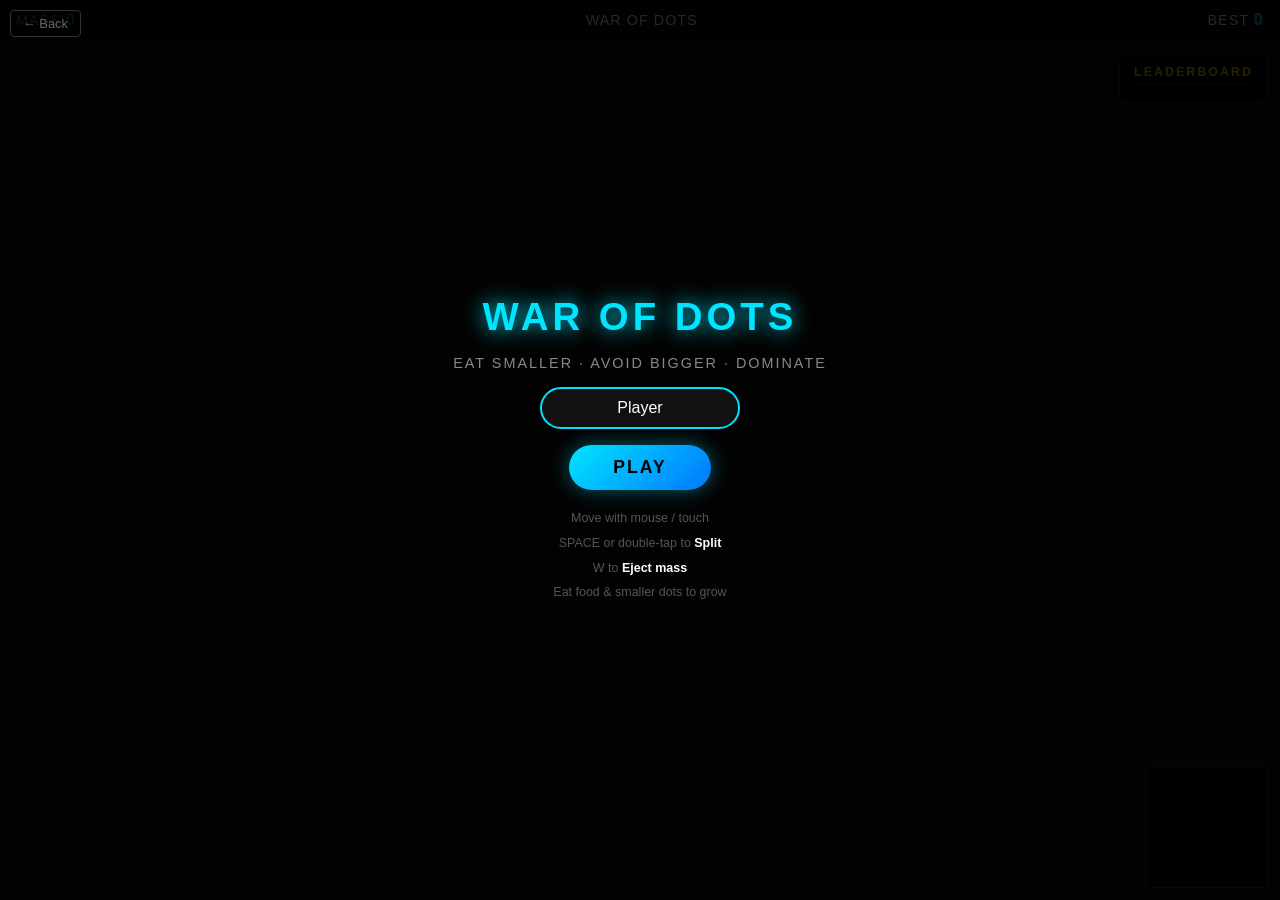
<file: warodots.html>
<!DOCTYPE html>
<html lang="en">
<head>
<meta charset="UTF-8">
<meta name="viewport" content="width=device-width, initial-scale=1.0, user-scalable=no">
<title>War of Dots</title>
<style>
*{margin:0;padding:0;box-sizing:border-box}
body{background:#111;overflow:hidden;font-family:'Segoe UI',sans-serif;touch-action:none}
canvas{display:block}
#ui{position:fixed;top:0;left:0;right:0;pointer-events:none;z-index:10}
#score-bar{display:flex;justify-content:space-between;align-items:center;padding:10px 16px;background:rgba(0,0,0,0.55)}
#score-bar .s{color:#fff;font-size:.9em;letter-spacing:1px}
#score-bar .s span{color:#00e5ff;font-weight:bold;font-size:1.15em}
#leaderboard{position:fixed;top:54px;right:12px;background:rgba(0,0,0,0.6);border:1px solid #333;border-radius:6px;padding:10px 14px;min-width:140px;pointer-events:none}
#leaderboard h3{color:#ffd700;font-size:.78em;letter-spacing:2px;margin-bottom:8px;border-bottom:1px solid #333;padding-bottom:4px}
.lb-row{display:flex;justify-content:space-between;gap:12px;font-size:.78em;padding:2px 0;color:#ccc}
.lb-row.you{color:#00e5ff;font-weight:bold}
#minimap{position:fixed;bottom:12px;right:12px;border:1px solid #333;border-radius:4px;background:rgba(0,0,0,0.5);pointer-events:none}
#overlay{position:fixed;inset:0;background:rgba(0,0,0,0.85);display:flex;flex-direction:column;align-items:center;justify-content:center;gap:16px;z-index:20}
#overlay h1{color:#00e5ff;font-size:2.4em;letter-spacing:4px;text-shadow:0 0 20px #00e5ff}
#overlay .sub{color:#888;font-size:.9em;letter-spacing:2px}
#overlay .score-final{color:#ffd700;font-size:1.3em}
#name-input{padding:10px 18px;border-radius:30px;border:2px solid #00e5ff;background:#111;color:#fff;font-size:1em;text-align:center;outline:none;width:200px}
.play-btn{background:linear-gradient(135deg,#00e5ff,#0077ff);border:none;color:#000;padding:12px 44px;border-radius:30px;font-size:1.1em;font-weight:bold;cursor:pointer;letter-spacing:2px;box-shadow:0 0 20px rgba(0,229,255,0.4);transition:all .2s;pointer-events:all}
.play-btn:hover{transform:scale(1.07);box-shadow:0 0 30px rgba(0,229,255,0.7)}
#hints{color:#555;font-size:.78em;text-align:center;line-height:2;pointer-events:none}
#back-link{position:fixed;top:10px;left:10px;z-index:30;color:#666;font-size:.8em;text-decoration:none;background:rgba(0,0,0,0.5);padding:5px 12px;border-radius:4px;border:1px solid #333;pointer-events:all}
#back-link:hover{color:#fff}
</style>
</head>
<body>
<a href="javascript:history.back()" id="back-link">← Back</a>
<div id="ui">
  <div id="score-bar">
    <div class="s">MASS <span id="s-mass">0</span></div>
    <div class="s">WAR OF DOTS</div>
    <div class="s">BEST <span id="s-best">0</span></div>
  </div>
</div>
<div id="leaderboard"><h3>LEADERBOARD</h3><div id="lb-list"></div></div>
<canvas id="minimap" width="120" height="120"></canvas>
<canvas id="c"></canvas>

<div id="overlay">
  <h1>WAR OF DOTS</h1>
  <div class="sub">EAT SMALLER · AVOID BIGGER · DOMINATE</div>
  <input id="name-input" type="text" placeholder="Your name" maxlength="14" value="Player">
  <button class="play-btn" id="play-btn">PLAY</button>
  <div id="hints">
    Move with mouse / touch<br>
    SPACE or double-tap to <b style="color:#fff">Split</b><br>
    W to <b style="color:#fff">Eject mass</b><br>
    Eat food &amp; smaller dots to grow
  </div>
</div>

<script>
// ══════════════════════════════════════════
// CONFIG
// ══════════════════════════════════════════
const WORLD = 3000;
const FOOD_COUNT = 600;
const VIRUS_COUNT = 18;
const AI_COUNT = 18;
const MIN_SPLIT_MASS = 35;
const MERGE_TIME = 10000;
const EJECT_COST = 16;
const EJECT_MIN = 20;
const AI_NAMES = ['Slimeball','GhostDot','XenoBall','NeonBlob','VoidCircle','Chomper','BigBoy','TinyTyrant','Blob Jr','The Orb','Splitter','Snapper','Drifter','Lurker','ChaosCell','Nomad','Ravager','Phantom'];
const COLORS = ['#e74c3c','#2ecc71','#3498db','#9b59b6','#f1c40f','#e67e22','#1abc9c','#e91e63','#00bcd4','#ff5722','#8bc34a','#673ab7','#ff9800','#03a9f4','#4caf50','#f44336','#9c27b0','#cddc39'];

const canvas = document.getElementById('c');
const ctx = canvas.getContext('2d');
const mm = document.getElementById('minimap');
const mctx = mm.getContext('2d');

let W = window.innerWidth, H = window.innerHeight;
canvas.width = W; canvas.height = H;
window.addEventListener('resize', () => { W = window.innerWidth; H = window.innerHeight; canvas.width = W; canvas.height = H; });

// ══════════════════════════════════════════
// STATE
// ══════════════════════════════════════════
let running = false;
let food = [], viruses = [], ejected = [];
let player = null; // array of blobs (splits)
let ais = [];
let camX = 0, camY = 0, camScale = 1, targetScale = 1;
let mx = W/2, my = H/2;
let best = parseInt(localStorage.getItem('wod_best')||'0');
let playerName = 'Player';
let playerColor = '#00e5ff';
let score = 0;
let frame = 0;

document.getElementById('s-best').textContent = best;

// ══════════════════════════════════════════
// ENTITY FACTORIES
// ══════════════════════════════════════════
function rnd(min,max){ return min + Math.random()*(max-min); }
function rndWorld(){ return {x:rnd(50,WORLD-50), y:rnd(50,WORLD-50)}; }

function mkFood(){
  const p = rndWorld();
  return {x:p.x, y:p.y, r:4+Math.random()*3, color:COLORS[Math.floor(Math.random()*COLORS.length)], mass:1};
}

function mkVirus(){
  const p = rndWorld();
  const r = 40 + Math.random()*10;
  return {x:p.x, y:p.y, r, mass:massFromR(r), spikes:12};
}

function mkEjected(x,y,vx,vy,color){
  return {x,y,vx,vy,r:8,mass:EJECT_COST,color,life:60,settled:false};
}

function rFromMass(m){ return Math.sqrt(m * 30); }
function massFromR(r){ return (r*r)/30; }

function mkBlob(x,y,mass,color,name,isPlayer){
  return {x,y,vx:0,vy:0,r:rFromMass(mass),mass,color,name,isPlayer,mergeTimer:0,splitVx:0,splitVy:0,splitTimer:0};
}

function mkAI(name,color){
  const p = rndWorld();
  const ai = { blobs:[mkBlob(p.x,p.y,20+Math.random()*30,color,name,false)], name, color, targetX:rnd(0,WORLD), targetY:rnd(0,WORLD), thinkTimer:0, splitCooldown:0 };
  return ai;
}

// ══════════════════════════════════════════
// INIT
// ══════════════════════════════════════════
function init(){
  food = Array.from({length:FOOD_COUNT}, mkFood);
  viruses = Array.from({length:VIRUS_COUNT}, mkVirus);
  ejected = [];
  ais = AI_NAMES.slice(0,AI_COUNT).map((n,i)=>mkAI(n,COLORS[i%COLORS.length]));
  const start = rndWorld();
  const col = COLORS[Math.floor(Math.random()*COLORS.length)];
  playerColor = col;
  player = [mkBlob(start.x,start.y,20,col,playerName,true)];
  camX = start.x; camY = start.y;
  score = 0;
  frame = 0;
}

// ══════════════════════════════════════════
// PHYSICS / MOVEMENT
// ══════════════════════════════════════════
function totalMass(blobs){ return blobs.reduce((s,b)=>s+b.mass,0); }

function updatePlayer(){
  const worldMX = camX + (mx - W/2)/camScale;
  const worldMY = camY + (my - H/2)/camScale;
  player.forEach(b=>{
    const dx=worldMX-b.x, dy=worldMY-b.y;
    const dist=Math.hypot(dx,dy);
    if(dist>1){
      const spd = Math.max(1.5, 6.5 - Math.log(b.mass)*0.4);
      const step = Math.min(spd, dist);
      b.x += (dx/dist)*step;
      b.y += (dy/dist)*step;
    }
    b.x = Math.max(b.r,Math.min(WORLD-b.r,b.x));
    b.y = Math.max(b.r,Math.min(WORLD-b.r,b.y));
    // split velocity decay
    if(b.splitTimer>0){ b.x+=b.splitVx; b.y+=b.splitVy; b.splitVx*=0.88; b.splitVy*=0.88; b.splitTimer--; }
    b.mergeTimer = Math.max(0,b.mergeTimer-16);
  });
  // separation
  separateBlobs(player);
  // merge
  mergeBlobs(player);
}

function separateBlobs(blobs){
  for(let i=0;i<blobs.length;i++){
    for(let j=i+1;j<blobs.length;j++){
      const a=blobs[i],b=blobs[j];
      const dx=b.x-a.x, dy=b.y-a.y, d=Math.hypot(dx,dy);
      const minD=a.r+b.r;
      if(d<minD && d>0.1 && (a.mergeTimer>0||b.mergeTimer>0)){
        const push=(minD-d)*0.5;
        const nx=dx/d,ny=dy/d;
        a.x-=nx*push; a.y-=ny*push;
        b.x+=nx*push; b.y+=ny*push;
      }
    }
  }
}

function mergeBlobs(blobs){
  for(let i=blobs.length-1;i>0;i--){
    for(let j=0;j<i;j++){
      const a=blobs[j],b=blobs[i];
      if(a.mergeTimer>0||b.mergeTimer>0) continue;
      const d=Math.hypot(b.x-a.x,b.y-a.y);
      if(d<a.r){
        a.mass+=b.mass; a.r=rFromMass(a.mass);
        blobs.splice(i,1); break;
      }
    }
  }
}

function updateAI(ai){
  ai.thinkTimer--;
  ai.splitCooldown=Math.max(0,ai.splitCooldown-1);
  const totalM = totalMass(ai.blobs);
  // retarget
  if(ai.thinkTimer<=0){
    ai.thinkTimer=60+Math.random()*60;
    // find nearest food or smaller cell
    let best2=null,bd=9999;
    food.forEach(f=>{const d=Math.hypot(f.x-ai.blobs[0].x,f.y-ai.blobs[0].y);if(d<bd){bd=d;best2=f;}});
    // chase player if smaller
    const pMass=totalMass(player);
    if(totalM>pMass*1.2){
      const d=Math.hypot(player[0].x-ai.blobs[0].x,player[0].y-ai.blobs[0].y);
      if(d<500){ai.targetX=player[0].x;ai.targetY=player[0].y;}
    } else if(best2) {ai.targetX=best2.x;ai.targetY=best2.y;}
    else{ai.targetX=rnd(0,WORLD);ai.targetY=rnd(0,WORLD);}
    // flee player if bigger
    if(pMass>totalM*1.2){
      ai.targetX=ai.blobs[0].x+(ai.blobs[0].x-player[0].x)*2;
      ai.targetY=ai.blobs[0].y+(ai.blobs[0].y-player[0].y)*2;
    }
  }
  ai.blobs.forEach(b=>{
    const dx=ai.targetX-b.x,dy=ai.targetY-b.y,d=Math.hypot(dx,dy);
    if(d>1){const spd=Math.max(1.2,5.5-Math.log(b.mass)*0.35);b.x+=dx/d*Math.min(spd,d);b.y+=dy/d*Math.min(spd,d);}
    b.x=Math.max(b.r,Math.min(WORLD-b.r,b.x));
    b.y=Math.max(b.r,Math.min(WORLD-b.r,b.y));
    if(b.splitTimer>0){b.x+=b.splitVx;b.y+=b.splitVy;b.splitVx*=0.88;b.splitVy*=0.88;b.splitTimer--;}
    b.mergeTimer=Math.max(0,b.mergeTimer-16);
  });
  separateBlobs(ai.blobs);
  mergeBlobs(ai.blobs);
  // AI split
  if(ai.splitCooldown<=0 && totalM>MIN_SPLIT_MASS*2 && Math.random()<0.002){
    splitBlobs(ai.blobs, ai.targetX-ai.blobs[0].x, ai.targetY-ai.blobs[0].y);
    ai.splitCooldown=300;
  }
}

function splitBlobs(blobs,dx,dy,maxSplits){
  const max=maxSplits||16;
  const toAdd=[];
  const angle=Math.atan2(dy,dx);
  for(let i=blobs.length-1;i>=0&&blobs.length+toAdd.length<max;i--){
    const b=blobs[i];
    if(b.mass<MIN_SPLIT_MASS*2) continue;
    const half=b.mass/2;
    b.mass=half; b.r=rFromMass(half);
    const spd=8;
    const nb=mkBlob(b.x,b.y,half,b.color,b.name,b.isPlayer);
    nb.splitVx=Math.cos(angle)*spd; nb.splitVy=Math.sin(angle)*spd;
    nb.splitTimer=20; nb.mergeTimer=MERGE_TIME;
    b.mergeTimer=MERGE_TIME;
    toAdd.push(nb);
  }
  toAdd.forEach(b=>blobs.push(b));
}

function ejectMass(){
  if(totalMass(player)<EJECT_MIN+EJECT_COST) return;
  const worldMX=camX+(mx-W/2)/camScale, worldMY=camY+(my-H/2)/camScale;
  player.forEach(b=>{
    if(b.mass<EJECT_MIN+EJECT_COST) return;
    b.mass-=EJECT_COST; b.r=rFromMass(b.mass);
    const dx=worldMX-b.x,dy=worldMY-b.y,d=Math.hypot(dx,dy)||1;
    const nx=dx/d,ny=dy/d;
    ejected.push(mkEjected(b.x+nx*b.r,b.y+ny*b.r,nx*9,ny*9,b.color));
  });
}

// ══════════════════════════════════════════
// EATING
// ══════════════════════════════════════════
function eatFood(){
  for(let i=food.length-1;i>=0;i--){
    const f=food[i];
    player.forEach(b=>{
      if(Math.hypot(f.x-b.x,f.y-b.y)<b.r){
        b.mass+=f.mass; b.r=rFromMass(b.mass);
        food.splice(i,1); food.push(mkFood());
      }
    });
    ais.forEach(ai=>{
      ai.blobs.forEach(b=>{
        if(food[i]&&Math.hypot(f.x-b.x,f.y-b.y)<b.r){
          b.mass+=f.mass; b.r=rFromMass(b.mass);
          food.splice(i,1); food.push(mkFood());
        }
      });
    });
  }
}

function eatEjected(){
  for(let i=ejected.length-1;i>=0;i--){
    const e=ejected[i];
    e.x+=e.vx; e.y+=e.vy; e.vx*=0.95; e.vy*=0.95; e.life--;
    if(e.life<=0||e.x<0||e.x>WORLD||e.y<0||e.y>WORLD){ejected.splice(i,1);continue;}
    ais.forEach(ai=>{
      ai.blobs.forEach(b=>{
        if(ejected[i]&&Math.hypot(e.x-b.x,e.y-b.y)<b.r){
          b.mass+=e.mass; b.r=rFromMass(b.mass);
          ejected.splice(i,1);
        }
      });
    });
  }
}

function cellCollisions(){
  // player eat ai
  player.forEach(pb=>{
    ais.forEach(ai=>{
      for(let i=ai.blobs.length-1;i>=0;i--){
        const ab=ai.blobs[i];
        const d=Math.hypot(pb.x-ab.x,pb.y-ab.y);
        if(d<pb.r-ab.r*0.5 && pb.mass>ab.mass*1.15){
          pb.mass+=ab.mass*0.8; pb.r=rFromMass(pb.mass);
          ai.blobs.splice(i,1);
          if(!ai.blobs.length){ respawnAI(ai); }
        }
      }
    });
  });
  // ai eat player
  ais.forEach(ai=>{
    ai.blobs.forEach(ab=>{
      for(let i=player.length-1;i>=0;i--){
        const pb=player[i];
        const d=Math.hypot(ab.x-pb.x,ab.y-pb.y);
        if(d<ab.r-pb.r*0.5 && ab.mass>pb.mass*1.15){
          ab.mass+=pb.mass*0.8; ab.r=rFromMass(ab.mass);
          player.splice(i,1);
          if(!player.length){ endGame(); return; }
        }
      }
    });
  });
  // ai eat ai
  ais.forEach(ai=>{
    ais.forEach(ai2=>{
      if(ai===ai2) return;
      ai.blobs.forEach(a=>{
        for(let i=ai2.blobs.length-1;i>=0;i--){
          const b=ai2.blobs[i];
          if(a.mass>b.mass*1.15&&Math.hypot(a.x-b.x,a.y-b.y)<a.r-b.r*0.5){
            a.mass+=b.mass*0.8; a.r=rFromMass(a.mass);
            ai2.blobs.splice(i,1);
            if(!ai2.blobs.length) respawnAI(ai2);
          }
        }
      });
    });
  });
  // virus collision
  viruses.forEach(v=>{
    player.forEach(b=>{
      if(b.mass>massFromR(v.r)*1.2 && Math.hypot(b.x-v.x,b.y-v.y)<b.r){
        // pop player blob
        if(player.length<16){
          const pieces=Math.min(8,Math.floor(b.mass/MIN_SPLIT_MASS));
          if(pieces>1){
            const pieceMass=b.mass/pieces;
            b.mass=pieceMass; b.r=rFromMass(pieceMass); b.mergeTimer=MERGE_TIME;
            for(let k=1;k<pieces;k++){
              const a=Math.random()*Math.PI*2;
              const nb=mkBlob(b.x,b.y,pieceMass,b.color,b.name,true);
              nb.splitVx=Math.cos(a)*6; nb.splitVy=Math.sin(a)*6;
              nb.splitTimer=15; nb.mergeTimer=MERGE_TIME;
              player.push(nb);
            }
          }
        }
      }
    });
  });
}

function respawnAI(ai){
  const p=rndWorld();
  ai.blobs=[mkBlob(p.x,p.y,20+Math.random()*20,ai.color,ai.name,false)];
}

// ══════════════════════════════════════════
// CAMERA
// ══════════════════════════════════════════
function updateCamera(){
  if(!player.length) return;
  let tx=0,ty=0,tm=0;
  player.forEach(b=>{tx+=b.x*b.mass;ty+=b.y*b.mass;tm+=b.mass;});
  tx/=tm; ty/=tm;
  camX+=(tx-camX)*0.08; camY+=(ty-camY)*0.08;
  const avgR=player.reduce((s,b)=>s+b.r,0)/player.length;
  targetScale=Math.max(0.25,Math.min(1.2,300/avgR));
  camScale+=(targetScale-camScale)*0.05;
}

// ══════════════════════════════════════════
// DRAW
// ══════════════════════════════════════════
function draw(){
  ctx.clearRect(0,0,W,H);
  ctx.save();
  ctx.translate(W/2,H/2);
  ctx.scale(camScale,camScale);
  ctx.translate(-camX,-camY);

  // background grid
  const gs=50;
  const x0=Math.floor((camX-W/2/camScale)/gs)*gs;
  const y0=Math.floor((camY-H/2/camScale)/gs)*gs;
  ctx.strokeStyle='rgba(255,255,255,0.04)';
  ctx.lineWidth=0.5;
  for(let x=x0;x<camX+W/2/camScale+gs;x+=gs){ctx.beginPath();ctx.moveTo(x,0);ctx.lineTo(x,WORLD);ctx.stroke();}
  for(let y=y0;y<camY+H/2/camScale+gs;y+=gs){ctx.beginPath();ctx.moveTo(0,y);ctx.lineTo(WORLD,y);ctx.stroke();}
  // border
  ctx.strokeStyle='rgba(255,255,255,0.15)';ctx.lineWidth=6;
  ctx.strokeRect(0,0,WORLD,WORLD);

  // food
  food.forEach(f=>{
    ctx.fillStyle=f.color;
    ctx.beginPath();ctx.arc(f.x,f.y,f.r,0,Math.PI*2);ctx.fill();
  });

  // ejected
  ejected.forEach(e=>{
    ctx.fillStyle=e.color;
    ctx.globalAlpha=0.8;
    ctx.beginPath();ctx.arc(e.x,e.y,e.r,0,Math.PI*2);ctx.fill();
    ctx.globalAlpha=1;
  });

  // viruses
  viruses.forEach(v=>{
    ctx.fillStyle='rgba(50,180,50,0.6)';
    ctx.strokeStyle='#2ecc71';ctx.lineWidth=3;
    ctx.beginPath();
    for(let i=0;i<v.spikes*2;i++){
      const a=(i/v.spikes/2)*Math.PI*2;
      const r2=i%2===0?v.r:v.r*0.75;
      i===0?ctx.moveTo(v.x+Math.cos(a)*r2,v.y+Math.sin(a)*r2):ctx.lineTo(v.x+Math.cos(a)*r2,v.y+Math.sin(a)*r2);
    }
    ctx.closePath();ctx.fill();ctx.stroke();
  });

  // ai blobs
  ais.forEach(ai=>{
    ai.blobs.forEach(b=>drawBlob(b));
  });

  // player
  player.forEach(b=>drawBlob(b, true));

  ctx.restore();

  // minimap
  drawMinimap();
}

function drawBlob(b, isP){
  // shadow
  ctx.shadowBlur=isP?16:8;
  ctx.shadowColor=b.color;
  // fill
  ctx.fillStyle=b.color;
  ctx.beginPath();ctx.arc(b.x,b.y,b.r,0,Math.PI*2);ctx.fill();
  // border
  ctx.strokeStyle=isP?'rgba(255,255,255,0.5)':'rgba(0,0,0,0.3)';
  ctx.lineWidth=Math.max(1.5,b.r*0.04);
  ctx.stroke();
  ctx.shadowBlur=0;
  // name
  if(b.r>12){
    ctx.fillStyle='#fff';
    ctx.font=`bold ${Math.max(8,Math.min(16,b.r*0.5))}px Segoe UI`;
    ctx.textAlign='center';ctx.textBaseline='middle';
    ctx.fillText(b.name.length>10?b.name.slice(0,10):b.name,b.x,b.y);
  }
}

function drawMinimap(){
  const s=120/WORLD;
  mctx.fillStyle='rgba(10,10,20,0.9)';
  mctx.fillRect(0,0,120,120);
  mctx.strokeStyle='#333';mctx.lineWidth=1;mctx.strokeRect(0,0,120,120);
  // food dots
  food.forEach(f=>{mctx.fillStyle=f.color;mctx.fillRect(f.x*s,f.y*s,1.5,1.5);});
  // ai
  ais.forEach(ai=>{
    ai.blobs.forEach(b=>{
      mctx.fillStyle=b.color;
      const r=Math.max(2,b.r*s);
      mctx.beginPath();mctx.arc(b.x*s,b.y*s,r,0,Math.PI*2);mctx.fill();
    });
  });
  // player
  player.forEach(b=>{
    mctx.fillStyle='#fff';
    const r=Math.max(3,b.r*s);
    mctx.beginPath();mctx.arc(b.x*s,b.y*s,r,0,Math.PI*2);mctx.fill();
  });
  // viewport box
  const vW=(W/camScale)*s, vH=(H/camScale)*s;
  const vX=(camX-W/2/camScale)*s, vY=(camY-H/2/camScale)*s;
  mctx.strokeStyle='rgba(255,255,255,0.4)';mctx.lineWidth=1;
  mctx.strokeRect(vX,vY,vW,vH);
}

// ══════════════════════════════════════════
// LEADERBOARD
// ══════════════════════════════════════════
function updateLeaderboard(){
  const entries=[];
  if(player.length) entries.push({name:playerName,mass:Math.floor(totalMass(player)),isYou:true});
  ais.forEach(ai=>entries.push({name:ai.name,mass:Math.floor(totalMass(ai.blobs)),isYou:false}));
  entries.sort((a,b)=>b.mass-a.mass);
  const top=entries.slice(0,8);
  document.getElementById('lb-list').innerHTML=top.map((e,i)=>
    `<div class="lb-row${e.isYou?' you':''}">${i+1}. ${e.isYou?'<b>'+e.name+'</b>':e.name} <span>${e.mass}</span></div>`
  ).join('');
  if(player.length){
    score=Math.floor(totalMass(player));
    document.getElementById('s-mass').textContent=score;
    if(score>best){best=score;localStorage.setItem('wod_best',best);document.getElementById('s-best').textContent=best;}
  }
}

// ══════════════════════════════════════════
// GAME LOOP
// ══════════════════════════════════════════
function loop(){
  if(!running) return;
  frame++;
  updatePlayer();
  ais.forEach(updateAI);
  eatFood();
  eatEjected();
  cellCollisions();
  updateCamera();
  draw();
  if(frame%10===0) updateLeaderboard();
  requestAnimationFrame(loop);
}

function endGame(){
  running=false;
  const overlay=document.getElementById('overlay');
  overlay.style.display='flex';
  overlay.innerHTML=`
    <h1>YOU WERE EATEN</h1>
    <div class="sub">BETTER LUCK NEXT TIME</div>
    <div class="score-final">MASS REACHED: <b style="color:#ffd700">${score}</b></div>
    <div class="score-final">BEST: <b style="color:#ffd700">${best}</b></div>
    <button class="play-btn" onclick="startGame()">PLAY AGAIN</button>
    <div id="hints">WASD / Arrows / Mouse / Touch to move<br>SPACE or double-tap to Split · W to Eject</div>
  `;
}

// ══════════════════════════════════════════
// INPUT
// ══════════════════════════════════════════
canvas.addEventListener('mousemove',e=>{mx=e.clientX;my=e.clientY;});
let lastTap=0;
canvas.addEventListener('touchmove',e=>{e.preventDefault();mx=e.touches[0].clientX;my=e.touches[0].clientY;},{passive:false});
canvas.addEventListener('touchend',e=>{
  const now=Date.now();
  if(now-lastTap<300){ doSplit(); } lastTap=now;
},{passive:false});
canvas.addEventListener('touchstart',e=>{e.preventDefault();mx=e.touches[0].clientX;my=e.touches[0].clientY;},{passive:false});

document.addEventListener('keydown',e=>{
  if(!running) return;
  if(e.code==='Space'||e.key===' '){ e.preventDefault(); doSplit(); }
  if(e.key==='w'||e.key==='W') ejectMass();
});

function doSplit(){
  if(player.length>=16) return;
  const worldMX=camX+(mx-W/2)/camScale, worldMY=camY+(my-H/2)/camScale;
  const dx=worldMX-player[0].x, dy=worldMY-player[0].y;
  splitBlobs(player,dx,dy,16);
}

// ══════════════════════════════════════════
// START
// ══════════════════════════════════════════
function startGame(){
  playerName = document.getElementById('name-input')?.value||playerName||'Player';
  if(!playerName.trim()) playerName='Player';
  document.getElementById('overlay').style.display='none';
  init();
  running=true;
  requestAnimationFrame(loop);
}

document.getElementById('play-btn').addEventListener('click', startGame);
document.getElementById('name-input')?.addEventListener('keydown',e=>{if(e.key==='Enter')startGame();});
</script>
</body>
</html>
</file>
<file: style.css>
* {
    margin: 0;
    padding: 0;
    box-sizing: border-box;
}

body {
    display: flex;
    justify-content: center;
    align-items: center;
    min-height: 100vh;
    background: linear-gradient(135deg, #059669 0%, #065f46 100%);
    font-family: 'Arial', sans-serif;
}

.game-container {
    position: relative;
    display: flex;
    flex-direction: column;
    align-items: center;
    gap: 15px;
}

canvas {
    border: 4px solid #333;
    background: linear-gradient(180deg, #87CEEB 0%, #E0F6FF 100%);
    display: block;
    box-shadow: 0 10px 30px rgba(0, 0, 0, 0.4);
    cursor: pointer;
}

.controls {
    display: flex;
    gap: 10px;
}

.sound-btn, .restart-btn {
    padding: 10px 20px;
    font-size: 16px;
    border: none;
    border-radius: 5px;
    background-color: #4CAF50;
    color: white;
    cursor: pointer;
    transition: background-color 0.3s;
}

.sound-btn:hover, .restart-btn:hover {
    background-color: #45a049;
}

.sound-btn.off {
    background-color: #f44336;
}

.stats {
    color: white;
    font-size: 18px;
    text-align: center;
}

.high-score {
    font-weight: bold;
    text-shadow: 2px 2px 4px rgba(0, 0, 0, 0.5);
}
</file>
